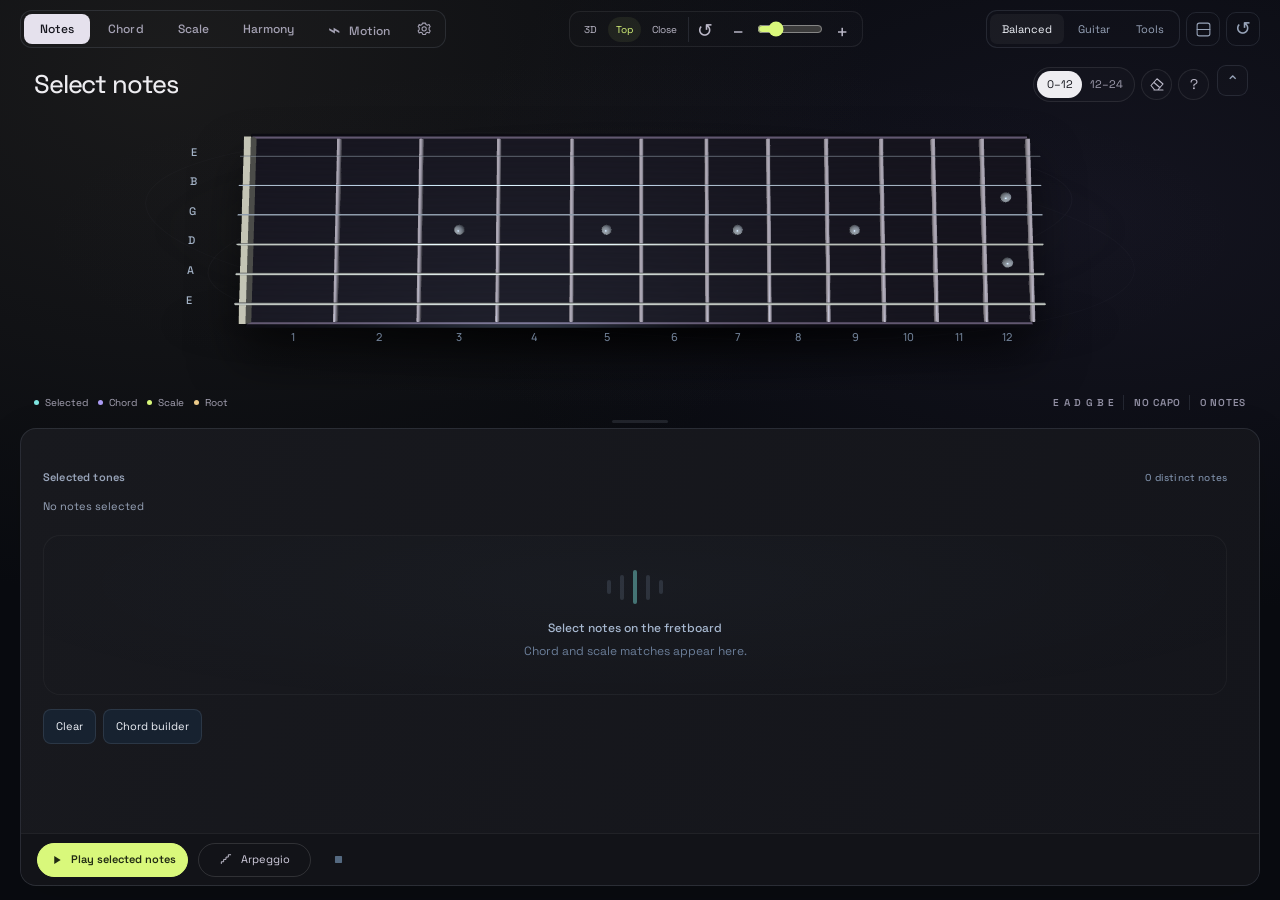
<file: index.html>
<!doctype html>
<html lang="en" data-theme="graphite" data-font="manrope" data-release="1.9.1">
<head>
  <meta charset="utf-8">
  <meta name="viewport" content="width=device-width, initial-scale=1, viewport-fit=cover">
  <meta name="theme-color" content="#080a10">
  <title>Guitar Brain · Motion</title>
  <link rel="manifest" href="manifest.webmanifest">
  <link rel="icon" type="image/png" href="assets/icons/icon-192.png">
  <link rel="apple-touch-icon" href="assets/icons/apple-touch-icon.png">
  <meta name="apple-mobile-web-app-capable" content="yes">
  <meta name="apple-mobile-web-app-status-bar-style" content="black-translucent">
  <link rel="stylesheet" href="styles.css">
  <link rel="stylesheet" href="motion.css">
  <link rel="stylesheet" href="atlas.css">
  <link rel="stylesheet" href="harmony-diagram.css">
  <link rel="stylesheet" href="orbit.css">
  <link rel="stylesheet" href="workspace-layout.css">
  <link rel="stylesheet" href="theme-light.css">
  <script defer src="scale-catalog.js"></script>
  <script defer src="makam-catalog.js"></script>
  <script defer src="makam-tuning.js"></script>
  <script defer src="i18n.js"></script>
  <script defer src="theory.js"></script>
  <script defer src="chord-pool.js"></script>
  <script defer src="voicing-catalog.js"></script>
  <script defer src="guitar.js"></script>
  <script defer src="voicing-engine.js"></script>
  <script defer src="chord-diagram.js"></script>
  <script defer src="guitar-samples.js"></script>
  <script defer src="audio.js"></script>
  <script defer src="harmony-engine.js"></script>
  <script defer src="harmony-atlas.js"></script>
  <script defer src="orbit-engine.js"></script>
  <script defer src="orbit-view.js"></script>
  <script defer src="harmony-diagram.js"></script>
  <script defer src="harmony-map.js"></script>
  <script defer src="export.js"></script>
  <script defer src="scene.js"></script>
  <script defer src="pwa.js"></script>
  <script defer src="motion-engine.js"></script>
  <script defer src="motion-workspace.js"></script>
  <script defer src="app.js"></script>
  <script defer src="workspace-layout.js"></script>
</head>
<body>
  <div id="srStatus" class="sr-only" role="status" aria-live="polite"></div>
  <main class="app-shell" id="appShell">
    <header class="studio-toolbar" id="studioToolbar">
      <div class="studio-navigation" id="studioNavigation"></div>
      <div class="layout-controls" id="layoutControls" aria-label="Workspace layout">
        <div class="layout-focus" role="group" aria-label="Focus">
          <button data-layout-focus="balanced" aria-pressed="true">Balanced</button>
          <button data-layout-focus="guitar" aria-pressed="false">Guitar</button>
          <button data-layout-focus="workspace" aria-pressed="false">Tools</button>
        </div>
        <button class="layout-arrangement" id="layoutArrangement" aria-label="Switch layout" title="Switch layout"><svg viewBox="0 0 24 24" aria-hidden="true"><rect x="3" y="3" width="18" height="18" rx="3"/><path d="M3 12h18"/></svg></button>
        <button class="layout-reset" id="layoutReset" aria-label="Reset layout" title="Reset layout">↺</button>
      </div>
    </header>
    <div class="workbench">
      <section class="scene-column" id="sceneColumn" aria-label="Kalıcı gitar sahnesi">
        <button id="toggleFretboard" class="fretboard-toggle" aria-expanded="true" aria-controls="sceneStage sceneBottom">Klavyeyi gizle <span aria-hidden="true">⌃</span></button>
        <div class="scene-heading">
          <div class="scene-heading-copy"><span class="eyebrow" id="sceneEyebrow">KLAVYE</span><h1 id="sceneTitle">Notaları seç</h1></div>
          <div class="scene-tools">
            <div class="range-control" aria-label="Perde aralığı">
              <button class="scene-range active" data-range="0" aria-pressed="true">0–12</button>
              <button class="scene-range" data-range="12" aria-pressed="false">12–24</button>
            </div>
            <button class="scene-tool" id="clearNotes" title="Seçimleri temizle" aria-label="Seçimleri temizle">
              <svg viewBox="0 0 24 24" aria-hidden="true"><path d="m4 14 8-9 8 7-7 8H9zM8 20h12M8 10l8 7"/></svg>
            </button>
            <button class="scene-tool" id="helpButton" aria-label="Klavye yardımı">?</button>
          </div>
        </div>
        <div class="scene-stage" id="sceneStage">
          <div class="scene-halo" aria-hidden="true"></div>
          <div class="scene-floor" aria-hidden="true"></div>
          <canvas id="guitarCanvas" class="guitar-canvas" aria-hidden="true"></canvas>
          <svg id="guitarScene" class="guitar-scene" viewBox="0 0 1000 540" role="group" aria-label="Tıklanabilir 3D gitar klavyesi"></svg>
          <div id="motionHud" class="motion-hud" hidden></div>
          <div class="scene-orbit orbit-one" aria-hidden="true"></div>
          <div class="scene-orbit orbit-two" aria-hidden="true"></div>
          <div class="scene-camera" aria-label="Kamera açısı">
            <button data-camera="perspective" aria-pressed="false">3D</button>
            <button data-camera="top" class="active" aria-pressed="true">Üstten</button>
            <button data-camera="close" aria-pressed="false">Yakın</button>
            <button data-camera="reset" class="camera-reset" title="Kamerayı sıfırla" aria-label="Kamerayı sıfırla">↺</button>
            <button data-zoom="out" title="Uzaklaştır" aria-label="Uzaklaştır">−</button>
            <input id="cameraZoom" class="camera-zoom" type="range" min="55" max="250" value="100" step="5" aria-label="Yakınlaştırma">
            <button data-zoom="in" title="Yakınlaştır" aria-label="Yakınlaştır">+</button>
          </div>
          <div class="scene-hint-mobile">Dokun · nota seç</div>
          <div class="scene-hint">Sürükle <span>·</span> çevir <span> / </span> Tıkla <span>·</span> nota seç</div>
        </div>
        <div class="scene-bottom" id="sceneBottom">
          <div class="scene-legend" id="sceneLegend">
            <span><i class="legend-dot selected"></i>Seçili</span><span><i class="legend-dot chord"></i>Akor</span><span><i class="legend-dot scale"></i>Gam</span><span><i class="legend-dot root"></i>Kök</span>
          </div>
          <div class="scene-footer"><span id="tuningLabel">E A D G B E</span><span id="capoLabel">CAPO YOK</span><span id="selectedCount">0 NOTA</span></div>
        </div>
      </section>
      <div class="workspace-divider" id="workspaceDivider" role="separator" tabindex="0" aria-controls="sceneColumn workspacePanel" aria-orientation="horizontal" aria-label="Resize guitar and tools" aria-valuemin="0" aria-valuemax="100" aria-valuenow="44"><span aria-hidden="true"></span></div>
      <aside class="workspace-panel" id="workspacePanel" aria-label="Çalışma araçları">
        <nav class="mode-nav" id="modeNav" aria-label="Çalışma bölümleri">
          <button class="mode-tab active" data-mode="explore" aria-pressed="true">Notalar</button>
          <button class="mode-tab" data-mode="chord" aria-pressed="false">Akor</button>
          <button class="mode-tab" data-mode="scale" aria-pressed="false">Gam</button>
          <button class="mode-tab" data-mode="harmony" aria-pressed="false">Armoni</button>
          <button class="mode-tab motion-tab" data-mode="motion" aria-pressed="false"><i class="motion-icon" aria-hidden="true">⌁</i> Motion</button>
          <button class="mode-tab settings-tab" data-mode="project" aria-pressed="false" aria-label="Ayarlar">
            <svg viewBox="0 0 24 24" aria-hidden="true"><path d="m9 3-.5 2-2 1L4.5 5 3 8l1.5 1.5v3L3 14l1.5 3L7 16l2 1 .5 2h4l.5-2 2-1 2.5 1 1.5-3-1.5-1.5v-3L20 8l-1.5-3L16 6l-2-1-.5-2z"/><circle cx="11.5" cy="11" r="3"/></svg>
          </button>
        </nav>
        <div id="panelContent" class="panel-content" tabindex="0"></div>
        <div class="playback-dock" id="playbackDock">
          <button class="play-main" id="playMain"><svg viewBox="0 0 24 24" aria-hidden="true"><path d="m9 5 11 7-11 7z"/></svg><span id="playMainText">Seçili notaları çal</span></button>
          <button class="play-arpeggio" id="playArpeggio"><svg viewBox="0 0 24 24" aria-hidden="true"><path d="M4 18v-3h4v-4h4V7h4V3h4"/></svg>Arpej</button>
          <button class="stop-playback" id="stopPlayback" aria-label="Çalmayı durdur"><svg viewBox="0 0 24 24" aria-hidden="true"><rect x="7" y="7" width="10" height="10" rx="1"/></svg></button>
        </div>
      </aside>
    </div>
    <div class="toast" id="toast" role="status" aria-live="polite"></div>
  </main>
  <dialog id="helpDialog" class="help-dialog">
    <form method="dialog"><button class="dialog-close" aria-label="Kapat">×</button></form>
    <h2>Klavye kontrolü</h2>
    <p>Perdeye tıkla: nota seç. Sürükle: kamerayı çevir. 3D, Üstten ve Yakın düğmeleri açıyı, +, − ve fare tekerleği yakınlaştırmayı değiştirir.</p>
    <p>Mobilde kamera üstten ve sabittir.</p>
    <p>Tab ile klavyeye geç. Ok tuşlarıyla gezin; Enter veya boşlukla nota seç.</p>
    <p>Motion: iki ile sekiz akor seç, rotaları karşılaştır. Çal, Döngü ve Metronom ile çalış; Boşluk çalar veya durdurur, ← → akoru değiştirir.</p>
    <p>Orbit: bir akor seç, merkeze gelsin; ne kadar yakınsa bağlantı o kadar güçlüdür.</p>
    <p>Yerleşim: Dengeli, Gitar ve Araçlar alanı paylaştırır. Ayırıcıyı sürükle veya ok tuşlarıyla boyutlandır.</p>
    <p>Akor diyagramlarında soldan sağa kalın telden ince tele gidilir. × susturulmuş, ○ açık teldir. İşaretlerin içi nota veya dereceyi gösterir.</p>
  </dialog>
</body>
</html>
</file>
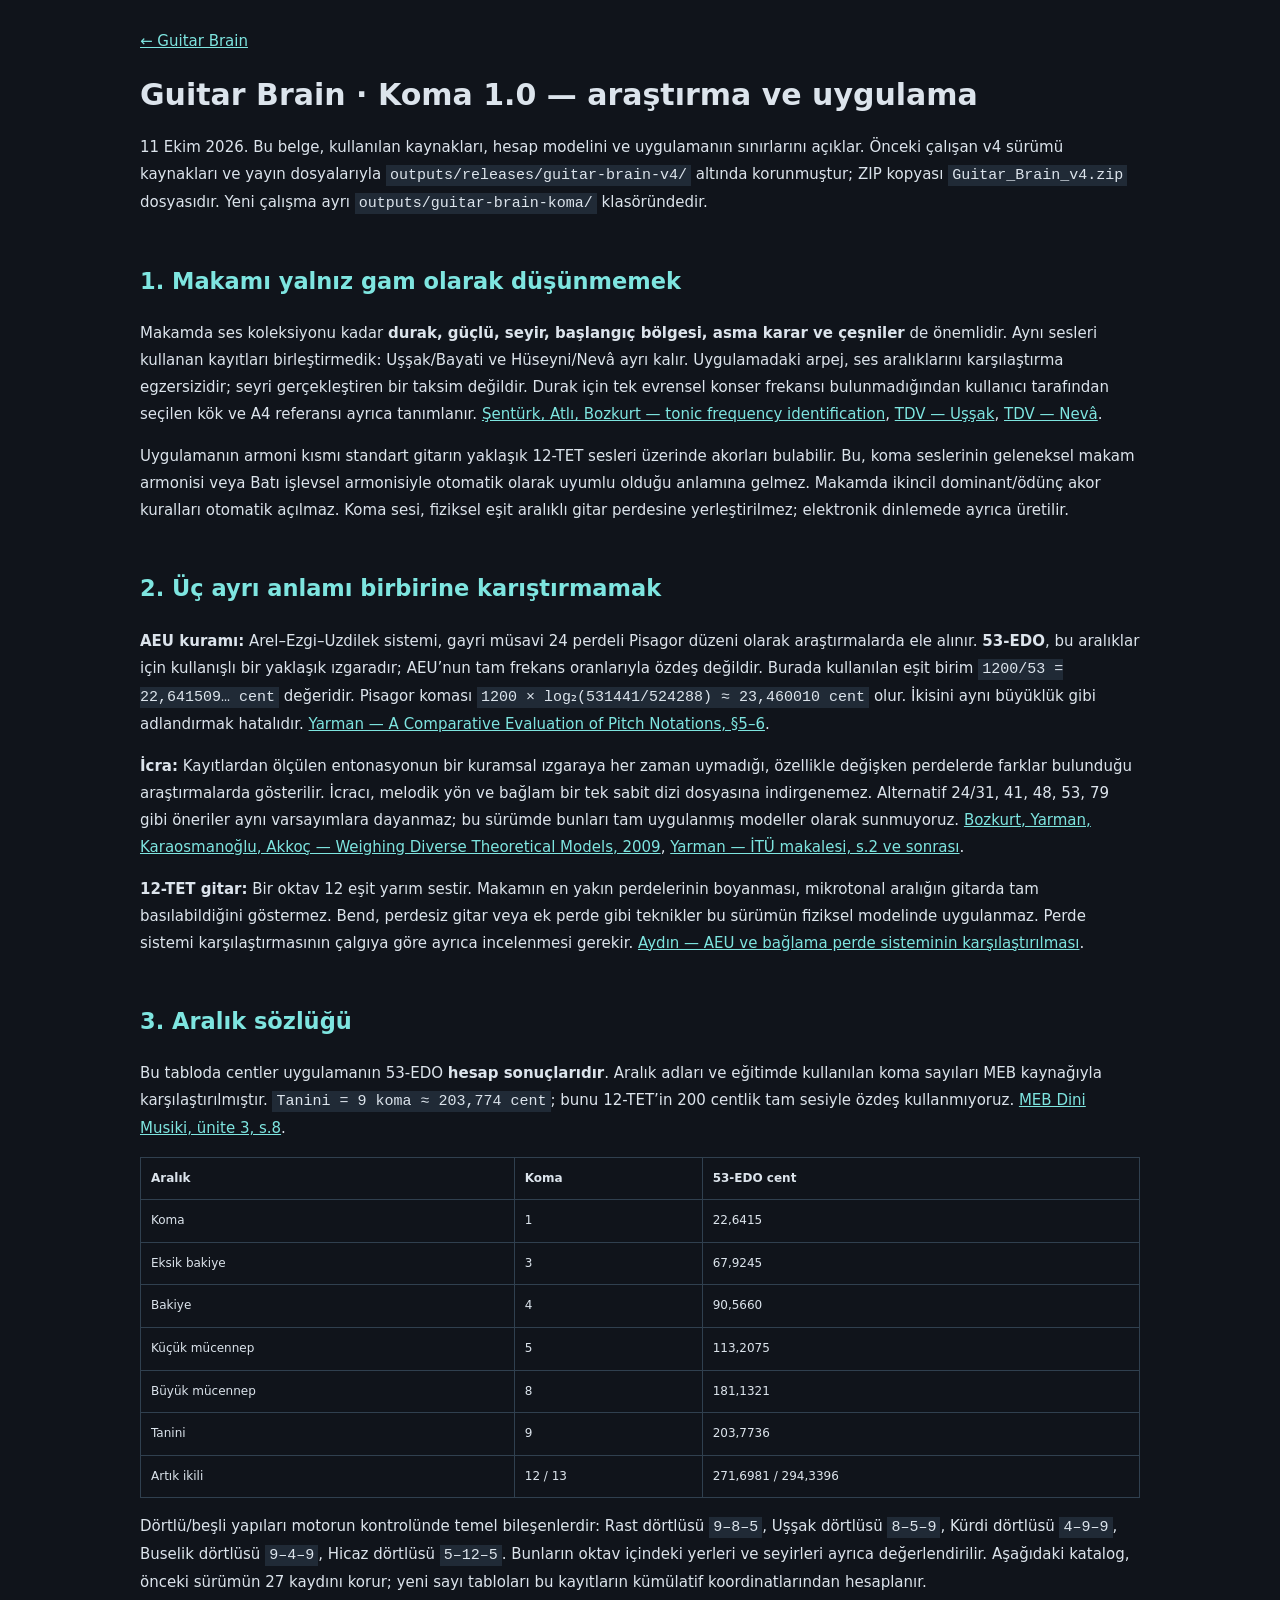
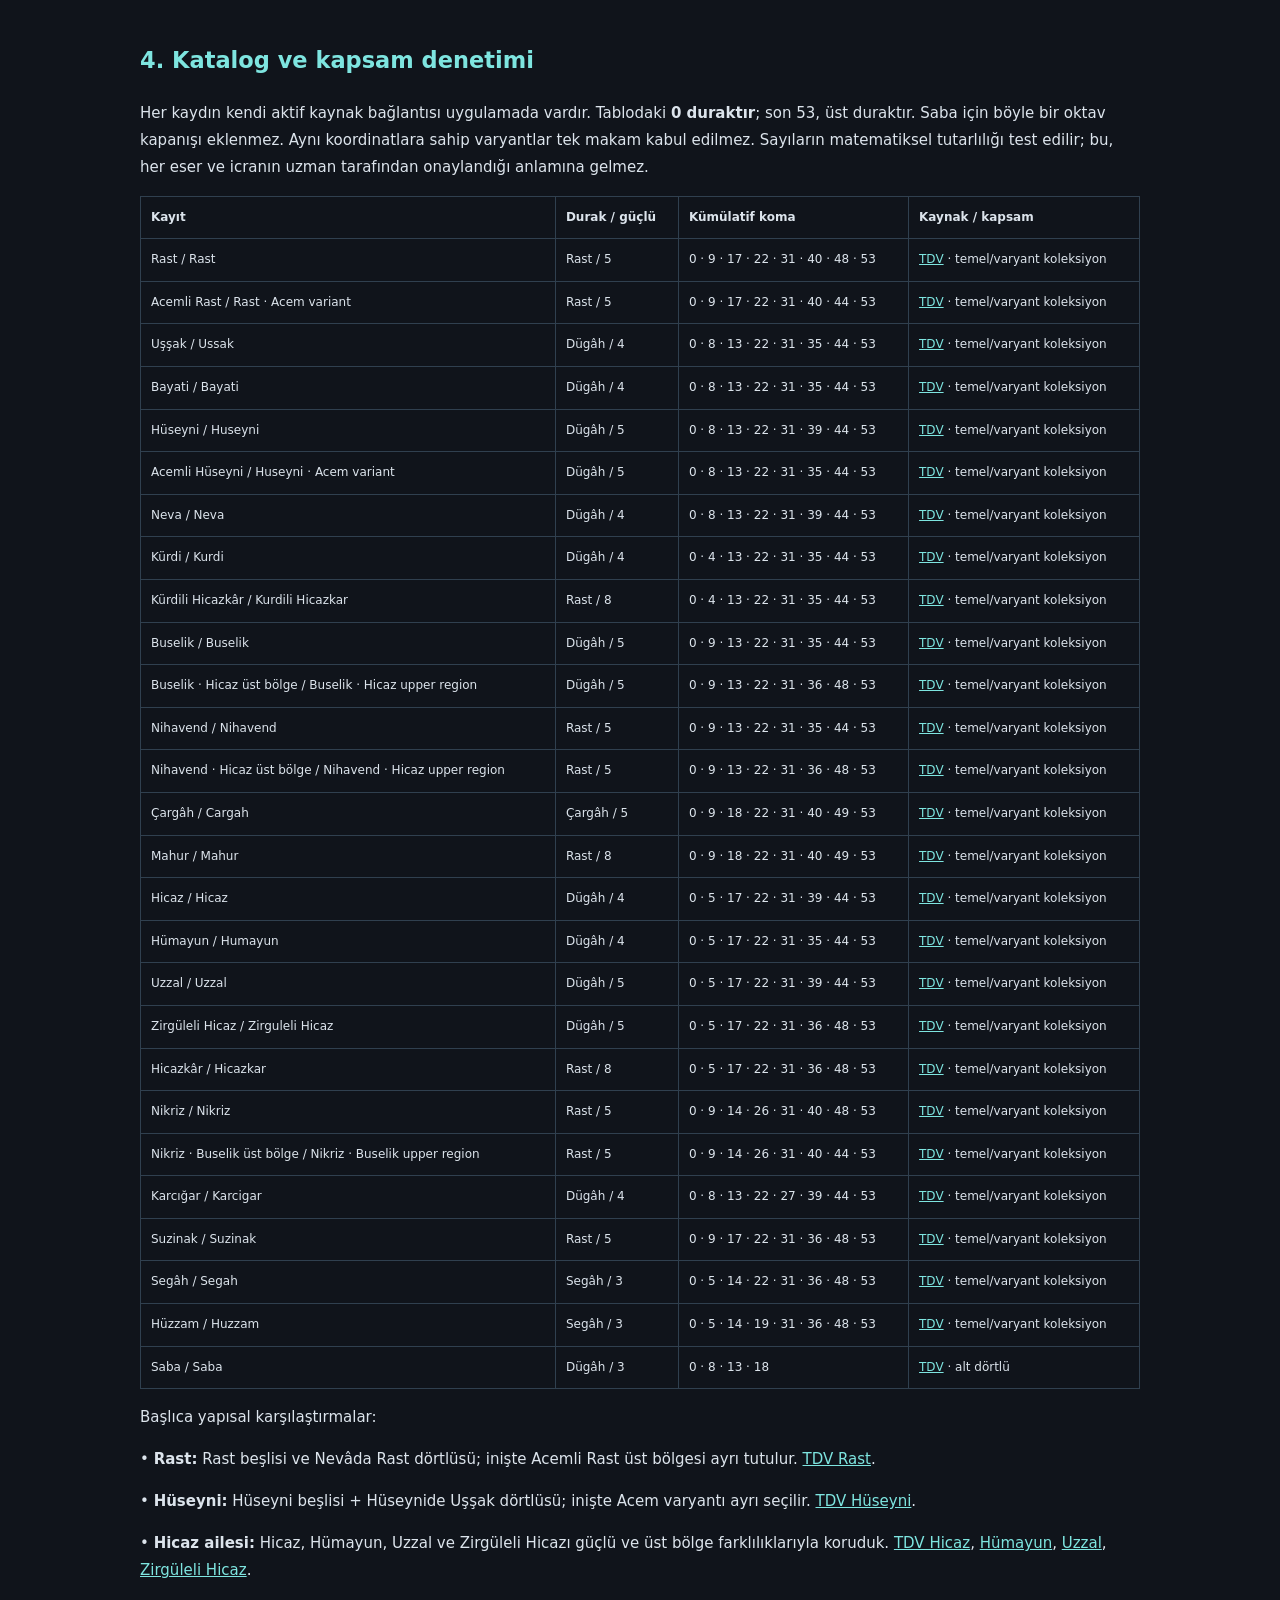
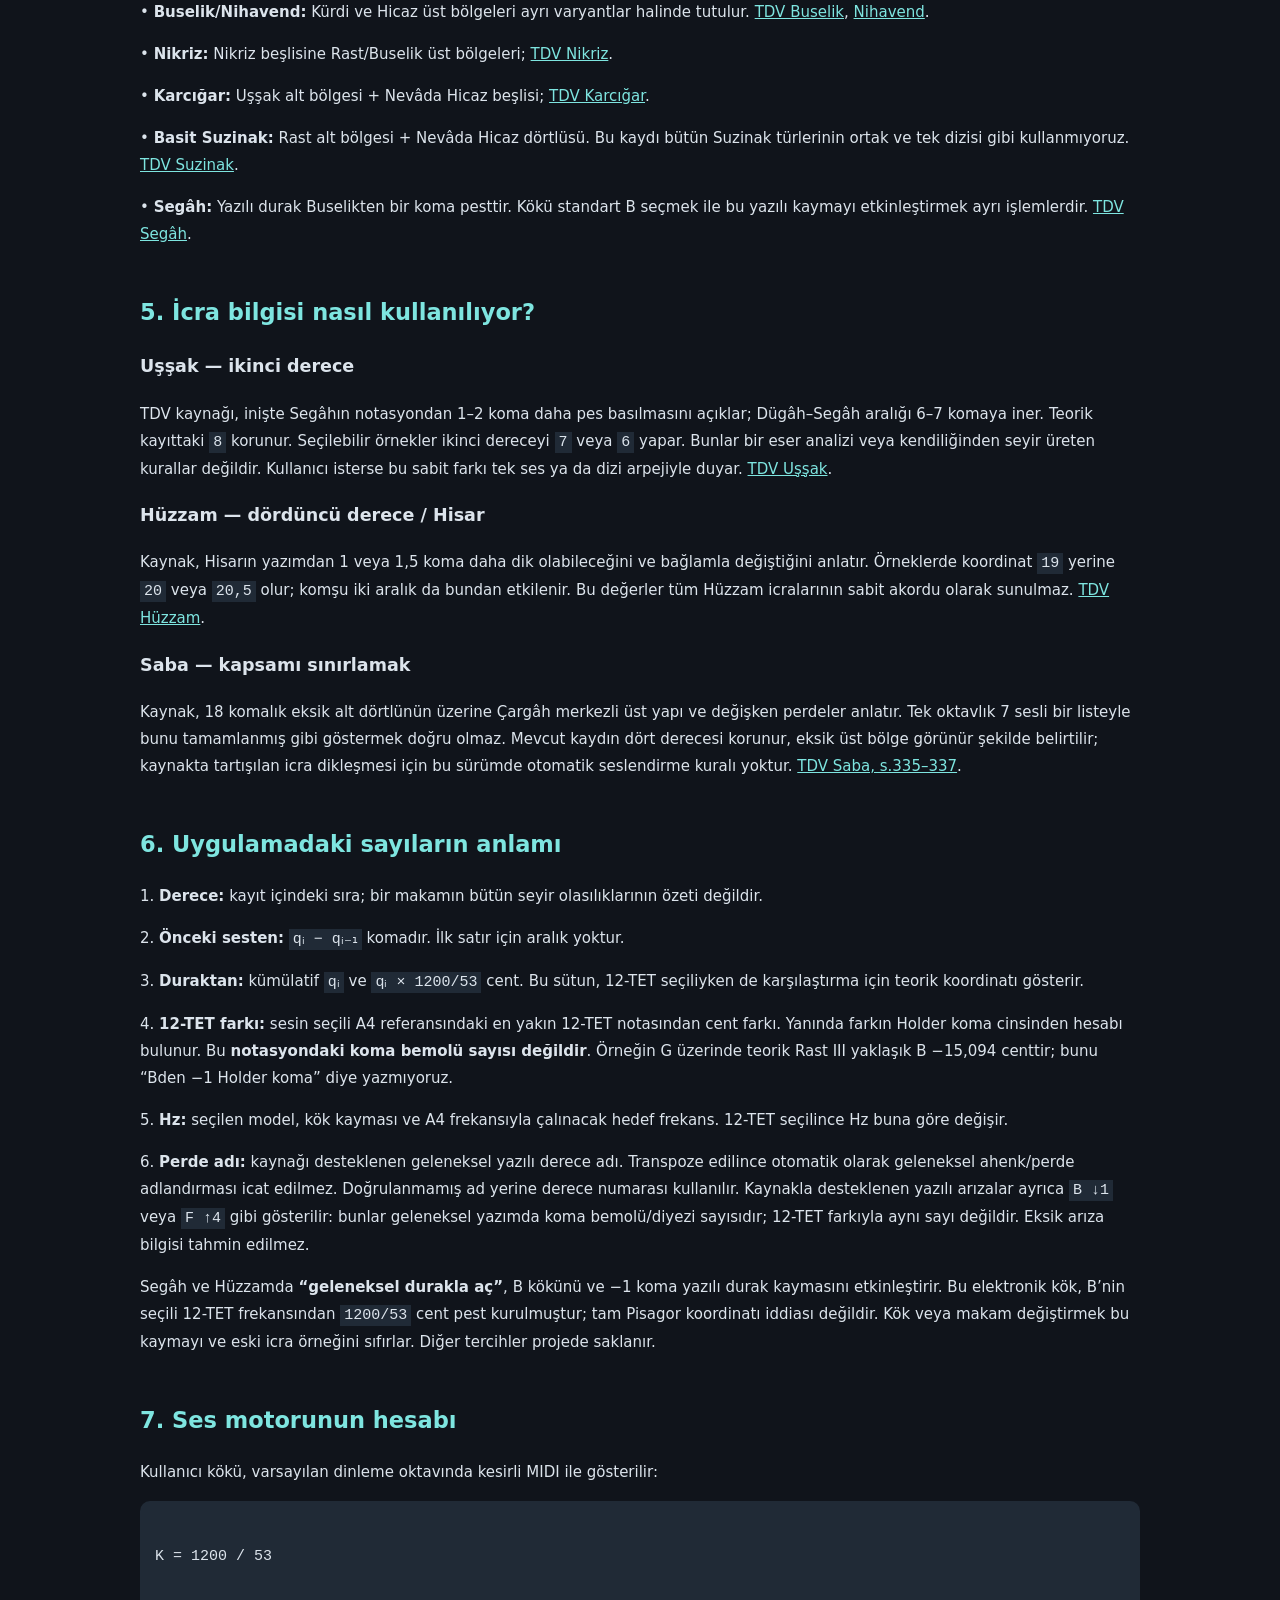
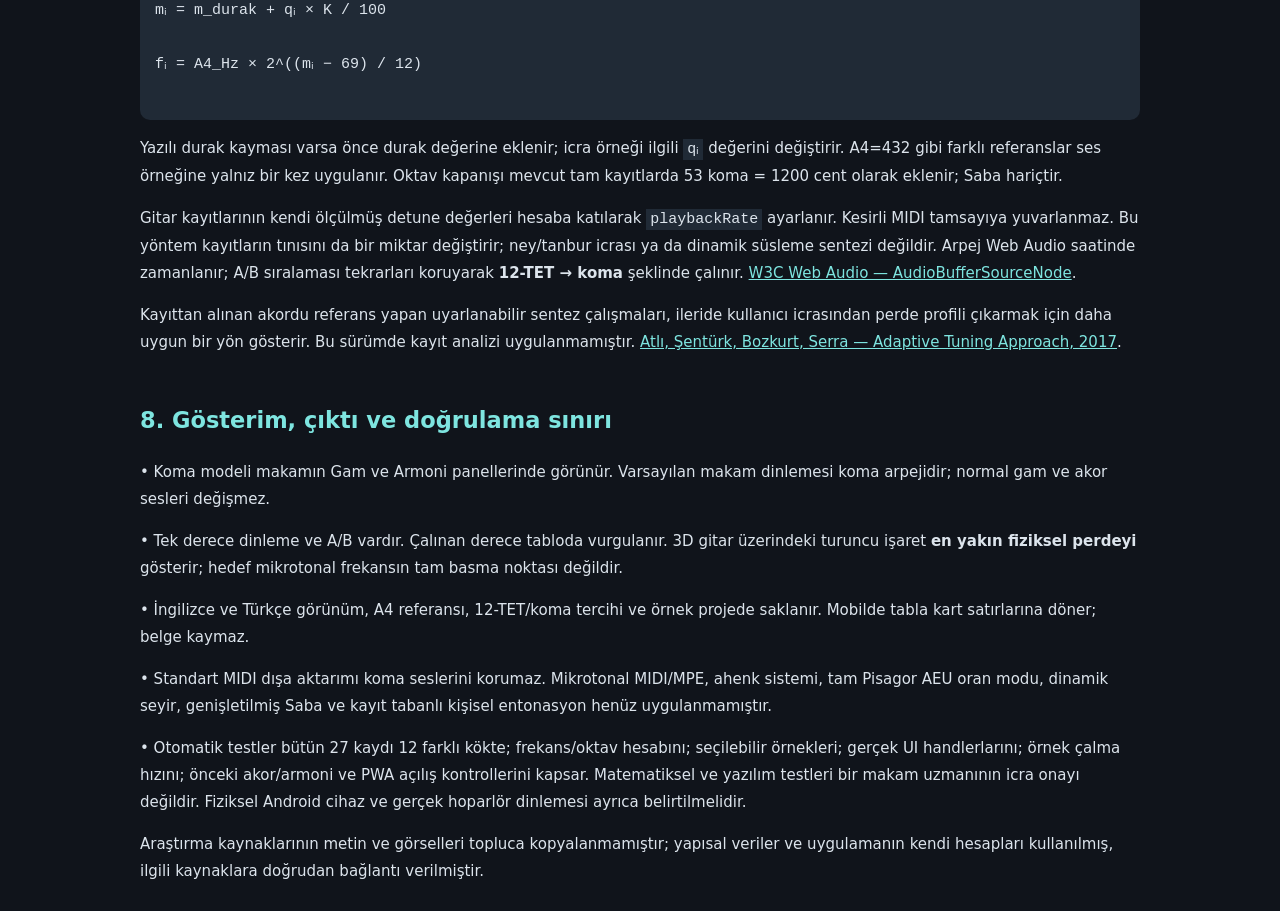
<file: Makam_Arastirmasi.html>
<!doctype html><html lang="tr"><meta charset="utf-8"><meta name="viewport" content="width=device-width,initial-scale=1"><title>Guitar Brain · Makam Research</title><style>body{margin:0;background:#10141b;color:#dce4ec;font:15px/1.8 system-ui,sans-serif}main{max-width:1000px;margin:auto;padding:28px}h1{font-size:30px;line-height:1.3}h2{margin-top:44px;color:#7ee5e0}a{color:#7ee5e0;overflow-wrap:anywhere}.table{overflow:auto}table{border-collapse:collapse;font-size:12px;width:100%}td,th{border:1px solid #30404f;padding:10px;text-align:left}code{background:#202a36;padding:2px 4px}pre{overflow:auto;padding:15px;background:#202a36;border-radius:10px}@media(max-width:500px){main{padding:18px}h1{font-size:24px}}</style><main><a href="./">← Guitar Brain</a><h1>Guitar Brain · Koma 1.0 — araştırma ve uygulama</h1>

<p>11 Ekim 2026. Bu belge, kullanılan kaynakları, hesap modelini ve uygulamanın sınırlarını açıklar. Önceki çalışan v4 sürümü kaynakları ve yayın dosyalarıyla <code>outputs/releases/guitar-brain-v4/</code> altında korunmuştur; ZIP kopyası <code>Guitar_Brain_v4.zip</code> dosyasıdır. Yeni çalışma ayrı <code>outputs/guitar-brain-koma/</code> klasöründedir.</p>

<h2>1. Makamı yalnız gam olarak düşünmemek</h2>

<p>Makamda ses koleksiyonu kadar <strong>durak, güçlü, seyir, başlangıç bölgesi, asma karar ve çeşniler</strong> de önemlidir. Aynı sesleri kullanan kayıtları birleştirmedik: Uşşak/Bayati ve Hüseyni/Nevâ ayrı kalır. Uygulamadaki arpej, ses aralıklarını karşılaştırma egzersizidir; seyri gerçekleştiren bir taksim değildir. Durak için tek evrensel konser frekansı bulunmadığından kullanıcı tarafından seçilen kök ve A4 referansı ayrıca tanımlanır. <a href="https://www.mtg.upf.edu/system/files/publications/FMA2015_HSercanATLI_full-paper.pdf" target="_blank" rel="noopener">Şentürk, Atlı, Bozkurt — tonic frequency identification</a>, <a href="https://islamansiklopedisi.org.tr/ussak" target="_blank" rel="noopener">TDV — Uşşak</a>, <a href="https://islamansiklopedisi.org.tr/neva" target="_blank" rel="noopener">TDV — Nevâ</a>.</p>

<p>Uygulamanın armoni kısmı standart gitarın yaklaşık 12-TET sesleri üzerinde akorları bulabilir. Bu, koma seslerinin geleneksel makam armonisi veya Batı işlevsel armonisiyle otomatik olarak uyumlu olduğu anlamına gelmez. Makamda ikincil dominant/ödünç akor kuralları otomatik açılmaz. Koma sesi, fiziksel eşit aralıklı gitar perdesine yerleştirilmez; elektronik dinlemede ayrıca üretilir.</p>

<h2>2. Üç ayrı anlamı birbirine karıştırmamak</h2>

<p><strong>AEU kuramı:</strong> Arel–Ezgi–Uzdilek sistemi, gayri müsavi 24 perdeli Pisagor düzeni olarak araştırmalarda ele alınır. <strong>53-EDO</strong>, bu aralıklar için kullanışlı bir yaklaşık ızgaradır; AEU’nun tam frekans oranlarıyla özdeş değildir. Burada kullanılan eşit birim <code>1200/53 = 22,641509… cent</code> değeridir. Pisagor koması <code>1200 × log₂(531441/524288) ≈ 23,460010 cent</code> olur. İkisini aynı büyüklük gibi adlandırmak hatalıdır. <a href="https://www.ozanyarman.com/files/Abjad-JIMS-071119.pdf" target="_blank" rel="noopener">Yarman — A Comparative Evaluation of Pitch Notations, §5–6</a>.</p>

<p><strong>İcra:</strong> Kayıtlardan ölçülen entonasyonun bir kuramsal ızgaraya her zaman uymadığı, özellikle değişken perdelerde farklar bulunduğu araştırmalarda gösterilir. İcracı, melodik yön ve bağlam bir tek sabit dizi dosyasına indirgenemez. Alternatif 24/31, 41, 48, 53, 79 gibi öneriler aynı varsayımlara dayanmaz; bu sürümde bunları tam uygulanmış modeller olarak sunmuyoruz. <a href="https://www.tandfonline.com/doi/abs/10.1080/09298210903147673" target="_blank" rel="noopener">Bozkurt, Yarman, Karaosmanoğlu, Akkoç — Weighing Diverse Theoretical Models, 2009</a>, <a href="https://www.ozanyarman.com/files/itudergisi_makale_tam.pdf" target="_blank" rel="noopener">Yarman — İTÜ makalesi, s.2 ve sonrası</a>.</p>

<p><strong>12-TET gitar:</strong> Bir oktav 12 eşit yarım sestir. Makamın en yakın perdelerinin boyanması, mikrotonal aralığın gitarda tam basılabildiğini göstermez. Bend, perdesiz gitar veya ek perde gibi teknikler bu sürümün fiziksel modelinde uygulanmaz. Perde sistemi karşılaştırmasının çalgıya göre ayrıca incelenmesi gerekir. <a href="https://dergipark.org.tr/tr/pub/ijca/article/836102" target="_blank" rel="noopener">Aydın — AEU ve bağlama perde sisteminin karşılaştırılması</a>.</p>

<h2>3. Aralık sözlüğü</h2>

<p>Bu tabloda centler uygulamanın 53-EDO <strong>hesap sonuçlarıdır</strong>. Aralık adları ve eğitimde kullanılan koma sayıları MEB kaynağıyla karşılaştırılmıştır. <code>Tanini = 9 koma ≈ 203,774 cent</code>; bunu 12-TET’in 200 centlik tam sesiyle özdeş kullanmıyoruz. <a href="https://dogm.eba.gov.tr/panel/upload/etkilesimli/kitap/DiniMusiki/unite3/files/basic-html/page8.html" target="_blank" rel="noopener">MEB Dini Musiki, ünite 3, s.8</a>.</p>

<div class="table"><table><tr><th>Aralık</th><th>Koma</th><th>53-EDO cent</th></tr>

<tr><td>Koma</td><td>1</td><td>22,6415</td></tr>
<tr><td>Eksik bakiye</td><td>3</td><td>67,9245</td></tr>
<tr><td>Bakiye</td><td>4</td><td>90,5660</td></tr>
<tr><td>Küçük mücennep</td><td>5</td><td>113,2075</td></tr>
<tr><td>Büyük mücennep</td><td>8</td><td>181,1321</td></tr>
<tr><td>Tanini</td><td>9</td><td>203,7736</td></tr>
<tr><td>Artık ikili</td><td>12 / 13</td><td>271,6981 / 294,3396</td></tr>
</table></div>
<p>Dörtlü/beşli yapıları motorun kontrolünde temel bileşenlerdir: Rast dörtlüsü <code>9–8–5</code>, Uşşak dörtlüsü <code>8–5–9</code>, Kürdi dörtlüsü <code>4–9–9</code>, Buselik dörtlüsü <code>9–4–9</code>, Hicaz dörtlüsü <code>5–12–5</code>. Bunların oktav içindeki yerleri ve seyirleri ayrıca değerlendirilir. Aşağıdaki katalog, önceki sürümün 27 kaydını korur; yeni sayı tabloları bu kayıtların kümülatif koordinatlarından hesaplanır.</p>

<h2>4. Katalog ve kapsam denetimi</h2>

<p>Her kaydın kendi aktif kaynak bağlantısı uygulamada vardır. Tablodaki <strong>0 duraktır</strong>; son 53, üst duraktır. Saba için böyle bir oktav kapanışı eklenmez. Aynı koordinatlara sahip varyantlar tek makam kabul edilmez. Sayıların matematiksel tutarlılığı test edilir; bu, her eser ve icranın uzman tarafından onaylandığı anlamına gelmez.</p>

<div class="table"><table><tr><th>Kayıt</th><th>Durak / güçlü</th><th>Kümülatif koma</th><th>Kaynak / kapsam</th></tr>

<tr><td>Rast / Rast</td><td>Rast / 5</td><td>0 · 9 · 17 · 22 · 31 · 40 · 48 · 53</td><td><a href="https://islamansiklopedisi.org.tr/rast" target="_blank" rel="noopener">TDV</a> · temel/varyant koleksiyon</td></tr>
<tr><td>Acemli Rast / Rast · Acem variant</td><td>Rast / 5</td><td>0 · 9 · 17 · 22 · 31 · 40 · 44 · 53</td><td><a href="https://islamansiklopedisi.org.tr/rast" target="_blank" rel="noopener">TDV</a> · temel/varyant koleksiyon</td></tr>
<tr><td>Uşşak / Ussak</td><td>Dügâh / 4</td><td>0 · 8 · 13 · 22 · 31 · 35 · 44 · 53</td><td><a href="https://islamansiklopedisi.org.tr/ussak" target="_blank" rel="noopener">TDV</a> · temel/varyant koleksiyon</td></tr>
<tr><td>Bayati / Bayati</td><td>Dügâh / 4</td><td>0 · 8 · 13 · 22 · 31 · 35 · 44 · 53</td><td><a href="https://cdn2.islamansiklopedisi.org.tr/dosya/5/C05001903.pdf" target="_blank" rel="noopener">TDV</a> · temel/varyant koleksiyon</td></tr>
<tr><td>Hüseyni / Huseyni</td><td>Dügâh / 5</td><td>0 · 8 · 13 · 22 · 31 · 39 · 44 · 53</td><td><a href="https://islamansiklopedisi.org.tr/huseyni" target="_blank" rel="noopener">TDV</a> · temel/varyant koleksiyon</td></tr>
<tr><td>Acemli Hüseyni / Huseyni · Acem variant</td><td>Dügâh / 5</td><td>0 · 8 · 13 · 22 · 31 · 35 · 44 · 53</td><td><a href="https://islamansiklopedisi.org.tr/huseyni" target="_blank" rel="noopener">TDV</a> · temel/varyant koleksiyon</td></tr>
<tr><td>Neva / Neva</td><td>Dügâh / 4</td><td>0 · 8 · 13 · 22 · 31 · 39 · 44 · 53</td><td><a href="https://islamansiklopedisi.org.tr/neva" target="_blank" rel="noopener">TDV</a> · temel/varyant koleksiyon</td></tr>
<tr><td>Kürdi / Kurdi</td><td>Dügâh / 4</td><td>0 · 4 · 13 · 22 · 31 · 35 · 44 · 53</td><td><a href="https://islamansiklopedisi.org.tr/kurdi" target="_blank" rel="noopener">TDV</a> · temel/varyant koleksiyon</td></tr>
<tr><td>Kürdili Hicazkâr / Kurdili Hicazkar</td><td>Rast / 8</td><td>0 · 4 · 13 · 22 · 31 · 35 · 44 · 53</td><td><a href="https://islamansiklopedisi.org.tr/kurdili-hicazkar" target="_blank" rel="noopener">TDV</a> · temel/varyant koleksiyon</td></tr>
<tr><td>Buselik / Buselik</td><td>Dügâh / 5</td><td>0 · 9 · 13 · 22 · 31 · 35 · 44 · 53</td><td><a href="https://islamansiklopedisi.org.tr/buselik" target="_blank" rel="noopener">TDV</a> · temel/varyant koleksiyon</td></tr>
<tr><td>Buselik · Hicaz üst bölge / Buselik · Hicaz upper region</td><td>Dügâh / 5</td><td>0 · 9 · 13 · 22 · 31 · 36 · 48 · 53</td><td><a href="https://islamansiklopedisi.org.tr/buselik" target="_blank" rel="noopener">TDV</a> · temel/varyant koleksiyon</td></tr>
<tr><td>Nihavend / Nihavend</td><td>Rast / 5</td><td>0 · 9 · 13 · 22 · 31 · 35 · 44 · 53</td><td><a href="https://islamansiklopedisi.org.tr/nihavend--musiki" target="_blank" rel="noopener">TDV</a> · temel/varyant koleksiyon</td></tr>
<tr><td>Nihavend · Hicaz üst bölge / Nihavend · Hicaz upper region</td><td>Rast / 5</td><td>0 · 9 · 13 · 22 · 31 · 36 · 48 · 53</td><td><a href="https://islamansiklopedisi.org.tr/nihavend--musiki" target="_blank" rel="noopener">TDV</a> · temel/varyant koleksiyon</td></tr>
<tr><td>Çargâh / Cargah</td><td>Çargâh / 5</td><td>0 · 9 · 18 · 22 · 31 · 40 · 49 · 53</td><td><a href="https://islamansiklopedisi.org.tr/cargah" target="_blank" rel="noopener">TDV</a> · temel/varyant koleksiyon</td></tr>
<tr><td>Mahur / Mahur</td><td>Rast / 8</td><td>0 · 9 · 18 · 22 · 31 · 40 · 49 · 53</td><td><a href="https://islamansiklopedisi.org.tr/mahur" target="_blank" rel="noopener">TDV</a> · temel/varyant koleksiyon</td></tr>
<tr><td>Hicaz / Hicaz</td><td>Dügâh / 4</td><td>0 · 5 · 17 · 22 · 31 · 39 · 44 · 53</td><td><a href="https://islamansiklopedisi.org.tr/hicaz--musiki" target="_blank" rel="noopener">TDV</a> · temel/varyant koleksiyon</td></tr>
<tr><td>Hümayun / Humayun</td><td>Dügâh / 4</td><td>0 · 5 · 17 · 22 · 31 · 35 · 44 · 53</td><td><a href="https://islamansiklopedisi.org.tr/humayun--musiki" target="_blank" rel="noopener">TDV</a> · temel/varyant koleksiyon</td></tr>
<tr><td>Uzzal / Uzzal</td><td>Dügâh / 5</td><td>0 · 5 · 17 · 22 · 31 · 39 · 44 · 53</td><td><a href="https://islamansiklopedisi.org.tr/uzzal" target="_blank" rel="noopener">TDV</a> · temel/varyant koleksiyon</td></tr>
<tr><td>Zirgüleli Hicaz / Zirguleli Hicaz</td><td>Dügâh / 5</td><td>0 · 5 · 17 · 22 · 31 · 36 · 48 · 53</td><td><a href="https://islamansiklopedisi.org.tr/zirguleli-hicaz" target="_blank" rel="noopener">TDV</a> · temel/varyant koleksiyon</td></tr>
<tr><td>Hicazkâr / Hicazkar</td><td>Rast / 8</td><td>0 · 5 · 17 · 22 · 31 · 36 · 48 · 53</td><td><a href="https://islamansiklopedisi.org.tr/hicazkar" target="_blank" rel="noopener">TDV</a> · temel/varyant koleksiyon</td></tr>
<tr><td>Nikriz / Nikriz</td><td>Rast / 5</td><td>0 · 9 · 14 · 26 · 31 · 40 · 48 · 53</td><td><a href="https://islamansiklopedisi.org.tr/nikriz" target="_blank" rel="noopener">TDV</a> · temel/varyant koleksiyon</td></tr>
<tr><td>Nikriz · Buselik üst bölge / Nikriz · Buselik upper region</td><td>Rast / 5</td><td>0 · 9 · 14 · 26 · 31 · 40 · 44 · 53</td><td><a href="https://islamansiklopedisi.org.tr/nikriz" target="_blank" rel="noopener">TDV</a> · temel/varyant koleksiyon</td></tr>
<tr><td>Karcığar / Karcigar</td><td>Dügâh / 4</td><td>0 · 8 · 13 · 22 · 27 · 39 · 44 · 53</td><td><a href="https://islamansiklopedisi.org.tr/karcigar" target="_blank" rel="noopener">TDV</a> · temel/varyant koleksiyon</td></tr>
<tr><td>Suzinak / Suzinak</td><td>Rast / 5</td><td>0 · 9 · 17 · 22 · 31 · 36 · 48 · 53</td><td><a href="https://islamansiklopedisi.org.tr/suzinak" target="_blank" rel="noopener">TDV</a> · temel/varyant koleksiyon</td></tr>
<tr><td>Segâh / Segah</td><td>Segâh / 3</td><td>0 · 5 · 14 · 22 · 31 · 36 · 48 · 53</td><td><a href="https://islamansiklopedisi.org.tr/segah" target="_blank" rel="noopener">TDV</a> · temel/varyant koleksiyon</td></tr>
<tr><td>Hüzzam / Huzzam</td><td>Segâh / 3</td><td>0 · 5 · 14 · 19 · 31 · 36 · 48 · 53</td><td><a href="https://islamansiklopedisi.org.tr/huzzam" target="_blank" rel="noopener">TDV</a> · temel/varyant koleksiyon</td></tr>
<tr><td>Saba / Saba</td><td>Dügâh / 3</td><td>0 · 8 · 13 · 18</td><td><a href="https://cdn2.islamansiklopedisi.org.tr/dosya/35/C35011565.pdf" target="_blank" rel="noopener">TDV</a> · alt dörtlü</td></tr>
</table></div>
<p>Başlıca yapısal karşılaştırmalar:</p>

<p>• <strong>Rast:</strong> Rast beşlisi ve Nevâda Rast dörtlüsü; inişte Acemli Rast üst bölgesi ayrı tutulur. <a href="https://islamansiklopedisi.org.tr/rast" target="_blank" rel="noopener">TDV Rast</a>.</p>
<p>• <strong>Hüseyni:</strong> Hüseyni beşlisi + Hüseynide Uşşak dörtlüsü; inişte Acem varyantı ayrı seçilir. <a href="https://islamansiklopedisi.org.tr/huseyni" target="_blank" rel="noopener">TDV Hüseyni</a>.</p>
<p>• <strong>Hicaz ailesi:</strong> Hicaz, Hümayun, Uzzal ve Zirgüleli Hicazı güçlü ve üst bölge farklılıklarıyla koruduk. <a href="https://islamansiklopedisi.org.tr/hicaz--musiki" target="_blank" rel="noopener">TDV Hicaz</a>, <a href="https://islamansiklopedisi.org.tr/humayun--musiki" target="_blank" rel="noopener">Hümayun</a>, <a href="https://islamansiklopedisi.org.tr/uzzal" target="_blank" rel="noopener">Uzzal</a>, <a href="https://islamansiklopedisi.org.tr/zirguleli-hicaz" target="_blank" rel="noopener">Zirgüleli Hicaz</a>.</p>
<p>• <strong>Buselik/Nihavend:</strong> Kürdi ve Hicaz üst bölgeleri ayrı varyantlar halinde tutulur. <a href="https://islamansiklopedisi.org.tr/buselik" target="_blank" rel="noopener">TDV Buselik</a>, <a href="https://islamansiklopedisi.org.tr/nihavend--musiki" target="_blank" rel="noopener">Nihavend</a>.</p>
<p>• <strong>Nikriz:</strong> Nikriz beşlisine Rast/Buselik üst bölgeleri; <a href="https://islamansiklopedisi.org.tr/nikriz" target="_blank" rel="noopener">TDV Nikriz</a>.</p>
<p>• <strong>Karcığar:</strong> Uşşak alt bölgesi + Nevâda Hicaz beşlisi; <a href="https://islamansiklopedisi.org.tr/karcigar" target="_blank" rel="noopener">TDV Karcığar</a>.</p>
<p>• <strong>Basit Suzinak:</strong> Rast alt bölgesi + Nevâda Hicaz dörtlüsü. Bu kaydı bütün Suzinak türlerinin ortak ve tek dizisi gibi kullanmıyoruz. <a href="https://islamansiklopedisi.org.tr/suzinak" target="_blank" rel="noopener">TDV Suzinak</a>.</p>
<p>• <strong>Segâh:</strong> Yazılı durak Buselikten bir koma pesttir. Kökü standart B seçmek ile bu yazılı kaymayı etkinleştirmek ayrı işlemlerdir. <a href="https://islamansiklopedisi.org.tr/segah" target="_blank" rel="noopener">TDV Segâh</a>.</p>

<h2>5. İcra bilgisi nasıl kullanılıyor?</h2>

<h3>Uşşak — ikinci derece</h3>

<p>TDV kaynağı, inişte Segâhın notasyondan 1–2 koma daha pes basılmasını açıklar; Dügâh–Segâh aralığı 6–7 komaya iner. Teorik kayıttaki <code>8</code> korunur. Seçilebilir örnekler ikinci dereceyi <code>7</code> veya <code>6</code> yapar. Bunlar bir eser analizi veya kendiliğinden seyir üreten kurallar değildir. Kullanıcı isterse bu sabit farkı tek ses ya da dizi arpejiyle duyar. <a href="https://islamansiklopedisi.org.tr/ussak" target="_blank" rel="noopener">TDV Uşşak</a>.</p>

<h3>Hüzzam — dördüncü derece / Hisar</h3>

<p>Kaynak, Hisarın yazımdan 1 veya 1,5 koma daha dik olabileceğini ve bağlamla değiştiğini anlatır. Örneklerde koordinat <code>19</code> yerine <code>20</code> veya <code>20,5</code> olur; komşu iki aralık da bundan etkilenir. Bu değerler tüm Hüzzam icralarının sabit akordu olarak sunulmaz. <a href="https://islamansiklopedisi.org.tr/huzzam" target="_blank" rel="noopener">TDV Hüzzam</a>.</p>

<h3>Saba — kapsamı sınırlamak</h3>

<p>Kaynak, 18 komalık eksik alt dörtlünün üzerine Çargâh merkezli üst yapı ve değişken perdeler anlatır. Tek oktavlık 7 sesli bir listeyle bunu tamamlanmış gibi göstermek doğru olmaz. Mevcut kaydın dört derecesi korunur, eksik üst bölge görünür şekilde belirtilir; kaynakta tartışılan icra dikleşmesi için bu sürümde otomatik seslendirme kuralı yoktur. <a href="https://cdn2.islamansiklopedisi.org.tr/dosya/35/C35011565.pdf" target="_blank" rel="noopener">TDV Saba, s.335–337</a>.</p>

<h2>6. Uygulamadaki sayıların anlamı</h2>

<p>1. <strong>Derece:</strong> kayıt içindeki sıra; bir makamın bütün seyir olasılıklarının özeti değildir.</p>
<p>2. <strong>Önceki sesten:</strong> <code>qᵢ − qᵢ₋₁</code> komadır. İlk satır için aralık yoktur.</p>
<p>3. <strong>Duraktan:</strong> kümülatif <code>qᵢ</code> ve <code>qᵢ × 1200/53</code> cent. Bu sütun, 12-TET seçiliyken de karşılaştırma için teorik koordinatı gösterir.</p>
<p>4. <strong>12-TET farkı:</strong> sesin seçili A4 referansındaki en yakın 12-TET notasından cent farkı. Yanında farkın Holder koma cinsinden hesabı bulunur. Bu <strong>notasyondaki koma bemolü sayısı değildir</strong>. Örneğin G üzerinde teorik Rast III yaklaşık B −15,094 centtir; bunu “Bden −1 Holder koma” diye yazmıyoruz.</p>
<p>5. <strong>Hz:</strong> seçilen model, kök kayması ve A4 frekansıyla çalınacak hedef frekans. 12-TET seçilince Hz buna göre değişir.</p>
<p>6. <strong>Perde adı:</strong> kaynağı desteklenen geleneksel yazılı derece adı. Transpoze edilince otomatik olarak geleneksel ahenk/perde adlandırması icat edilmez. Doğrulanmamış ad yerine derece numarası kullanılır. Kaynakla desteklenen yazılı arızalar ayrıca <code>B ↓1</code> veya <code>F ↑4</code> gibi gösterilir: bunlar geleneksel yazımda koma bemolü/diyezi sayısıdır; 12-TET farkıyla aynı sayı değildir. Eksik arıza bilgisi tahmin edilmez.</p>

<p>Segâh ve Hüzzamda <strong>“geleneksel durakla aç”</strong>, B kökünü ve −1 koma yazılı durak kaymasını etkinleştirir. Bu elektronik kök, B’nin seçili 12-TET frekansından <code>1200/53</code> cent pest kurulmuştur; tam Pisagor koordinatı iddiası değildir. Kök veya makam değiştirmek bu kaymayı ve eski icra örneğini sıfırlar. Diğer tercihler projede saklanır.</p>

<h2>7. Ses motorunun hesabı</h2>

<p>Kullanıcı kökü, varsayılan dinleme oktavında kesirli MIDI ile gösterilir:</p>

<pre><code>
K = 1200 / 53

mᵢ = m_durak + qᵢ × K / 100

fᵢ = A4_Hz × 2^((mᵢ − 69) / 12)

</code></pre>

<p>Yazılı durak kayması varsa önce durak değerine eklenir; icra örneği ilgili <code>qᵢ</code> değerini değiştirir. A4=432 gibi farklı referanslar ses örneğine yalnız bir kez uygulanır. Oktav kapanışı mevcut tam kayıtlarda 53 koma = 1200 cent olarak eklenir; Saba hariçtir.</p>

<p>Gitar kayıtlarının kendi ölçülmüş detune değerleri hesaba katılarak <code>playbackRate</code> ayarlanır. Kesirli MIDI tamsayıya yuvarlanmaz. Bu yöntem kayıtların tınısını da bir miktar değiştirir; ney/tanbur icrası ya da dinamik süsleme sentezi değildir. Arpej Web Audio saatinde zamanlanır; A/B sıralaması tekrarları koruyarak <strong>12-TET → koma</strong> şeklinde çalınır. <a href="https://www.w3.org/TR/webaudio-1.0/#AudioBufferSourceNode" target="_blank" rel="noopener">W3C Web Audio — AudioBufferSourceNode</a>.</p>

<p>Kayıttan alınan akordu referans yapan uyarlanabilir sentez çalışmaları, ileride kullanıcı icrasından perde profili çıkarmak için daha uygun bir yön gösterir. Bu sürümde kayıt analizi uygulanmamıştır. <a href="https://www.upf.edu/web/xavier-serra/publications?_ppc_WAR_ppcportlet_INSTANCE_G7Gce2cjUn9h_mvcRenderCommandName=%2Fppc%2Fdetail&amp;_ppc_WAR_ppcportlet_INSTANCE_G7Gce2cjUn9h_ppcId=CAP22438&amp;_ppc_WAR_ppcportlet_INSTANCE_G7Gce2cjUn9h_ppcLanguage=ANG&amp;_ppc_WAR_ppcportlet_INSTANCE_G7Gce2cjUn9h_ppcType=ACT&amp;p_p_id=ppc_WAR_ppcportlet_INSTANCE_G7Gce2cjUn9h&amp;p_p_lifecycle=0&amp;p_p_state=normal" target="_blank" rel="noopener">Atlı, Şentürk, Bozkurt, Serra — Adaptive Tuning Approach, 2017</a>.</p>

<h2>8. Gösterim, çıktı ve doğrulama sınırı</h2>

<p>• Koma modeli makamın Gam ve Armoni panellerinde görünür. Varsayılan makam dinlemesi koma arpejidir; normal gam ve akor sesleri değişmez.</p>
<p>• Tek derece dinleme ve A/B vardır. Çalınan derece tabloda vurgulanır. 3D gitar üzerindeki turuncu işaret <strong>en yakın fiziksel perdeyi</strong> gösterir; hedef mikrotonal frekansın tam basma noktası değildir.</p>
<p>• İngilizce ve Türkçe görünüm, A4 referansı, 12-TET/koma tercihi ve örnek projede saklanır. Mobilde tabla kart satırlarına döner; belge kaymaz.</p>
<p>• Standart MIDI dışa aktarımı koma seslerini korumaz. Mikrotonal MIDI/MPE, ahenk sistemi, tam Pisagor AEU oran modu, dinamik seyir, genişletilmiş Saba ve kayıt tabanlı kişisel entonasyon henüz uygulanmamıştır.</p>
<p>• Otomatik testler bütün 27 kaydı 12 farklı kökte; frekans/oktav hesabını; seçilebilir örnekleri; gerçek UI handlerlarını; örnek çalma hızını; önceki akor/armoni ve PWA açılış kontrollerini kapsar. Matematiksel ve yazılım testleri bir makam uzmanının icra onayı değildir. Fiziksel Android cihaz ve gerçek hoparlör dinlemesi ayrıca belirtilmelidir.</p>

<p>Araştırma kaynaklarının metin ve görselleri topluca kopyalanmamıştır; yapısal veriler ve uygulamanın kendi hesapları kullanılmış, ilgili kaynaklara doğrudan bağlantı verilmiştir.</p>
</main></html>
</file>
<file: styles.css>
@font-face{font-family:Manrope;src:url("assets/fonts/Manrope.ttf") format("truetype");font-weight:200 800;font-display:swap}
@font-face{font-family:"Space Grotesk";src:url("assets/fonts/SpaceGrotesk.ttf") format("truetype");font-weight:300 700;font-display:swap}
:root{--fs-xs:10px;color-scheme:dark;--bg:#080a10;--surface:#11151e;--surface2:#171c28;--line:rgba(187,207,231,.12);--text:#f0f3f9;--muted:#98a4b9;--dim:#606d83;--cyan:#7ee5e0;--mint:#7ee5e0;--violet:#ac9cf5;--pink:#eaa6c7;--amber:#eccb8b;--red:#ed8d9e;--radius:24px;font-family:var(--font-ui,Manrope),sans-serif;font-synthesis:none;color:var(--text);background:var(--bg);text-rendering:optimizeLegibility}
*{box-sizing:border-box}
html,body{width:100%;height:100%;margin:0;overflow:hidden;background:var(--bg)}
body{min-width:320px;font-size:14px;line-height:1.5}
button,input,select{font:inherit;color:inherit}
button{cursor:pointer;touch-action:manipulation}
button:focus-visible,input:focus-visible,select:focus-visible,[tabindex]:focus-visible{outline:2px solid var(--cyan);outline-offset:4px}
button svg{width:18px;height:18px;fill:none;stroke:currentColor;stroke-width:1.5;stroke-linecap:round;stroke-linejoin:round;flex:none}
button:disabled{opacity:.38;cursor:default}
.app-shell{height:100dvh;display:grid;overflow:hidden;background:radial-gradient(ellipse at 10% 20%,#14212a55,transparent 45%),radial-gradient(ellipse at 80% 90%,#24203e35,transparent 50%),var(--bg)}
.workbench{min-height:0;min-width:0;display:grid;grid-template-columns:minmax(0,1fr) clamp(410px,33vw,520px);gap:16px;padding:20px;overflow:hidden}
.scene-column{position:relative;min-height:0;min-width:0;display:grid;grid-template-rows:86px minmax(0,1fr) 66px;overflow:hidden;border:1px solid rgba(177,206,224,.1);border-radius:var(--radius);background:radial-gradient(ellipse at 48% 48%,#18212e,transparent 62%),linear-gradient(130deg,#0c1017,#101620 60%,#0b0e15);box-shadow:inset 0 1px #ffffff05,0 24px 70px #0003}
.scene-heading{z-index:2;display:flex;align-items:center;justify-content:space-between;gap:16px;padding:22px 28px 6px}
.scene-heading-copy{min-width:0}
.eyebrow{font-size:10px;font-weight:650;letter-spacing:.17em;color:#708096}
.scene-heading h1{margin:5px 0 0;font:500 clamp(22px,2.2vw,32px)/1.15 var(--font-display,"Space Grotesk"),sans-serif;letter-spacing:-.05em;white-space:nowrap;overflow:hidden;text-overflow:ellipsis}
.scene-tools{display:flex;align-items:center;gap:7px;flex:none}
.range-control{display:flex;padding:4px;border:1px solid var(--line);background:#090d1480;border-radius:11px}
.scene-range{border:0;background:transparent;color:#7c8ba3;min-width:49px;height:30px;padding:0 9px;font-size:11px;border-radius:7px}
.scene-range.active{background:#27323f;color:#f0f7fb;box-shadow:0 2px 5px #0003}
.scene-tool{display:grid;place-items:center;width:35px;height:35px;border:1px solid var(--line);border-radius:10px;background:transparent;color:#8190a7;font-size:14px}
.scene-tool:hover{color:var(--text);background:#ffffff06}
.scene-stage{position:relative;min-height:0;overflow:hidden;isolation:isolate;touch-action:none}
.scene-halo{position:absolute;width:66%;height:47%;left:17%;top:29%;border-radius:50%;background:radial-gradient(ellipse,#60809518,transparent 70%);filter:blur(22px);pointer-events:none}
.scene-floor{position:absolute;width:77%;height:15%;left:12%;top:63%;border-radius:50%;background:radial-gradient(ellipse,#0009,transparent 66%);filter:blur(10px);pointer-events:none}
.guitar-canvas,.guitar-scene{position:absolute;inset:0;display:block;width:100%;height:100%}
.guitar-canvas{pointer-events:none;animation:instrument-arrive 1.4s ease-out both}
.guitar-scene{overflow:visible;pointer-events:none}
.guitar-scene.webgl-overlay .fallback-layer{opacity:0}
.guitar-scene .board-face{fill:url(#boardGradient);stroke:#768597;stroke-opacity:.5;stroke-width:1}
.guitar-scene .board-edge{fill:url(#edgeGradient);stroke:#465569;stroke-width:.7}
.guitar-scene .board-binding{fill:none;stroke:#aab9c1;stroke-opacity:.42;stroke-width:1.3}
.guitar-scene .fret-wire{stroke:#abb9c8;stroke-width:3;stroke-linecap:round}
.guitar-scene .fret-highlight{stroke:#e5ecf3;stroke-width:.8;stroke-opacity:.72}
.guitar-scene .fret-wire.nut{stroke:#cfccbd;stroke-width:7}
.guitar-scene .string-shadow{stroke:#0009;stroke-width:3}
.guitar-scene .string-wire{stroke:#d8dfdf;stroke-opacity:.8}
.guitar-scene .inlay{fill:#aaaeb8;fill-opacity:.45}
.guitar-scene .fret-number{fill:#6e7e94;font:500 11px Manrope,sans-serif;text-anchor:middle}
.guitar-scene .string-name{fill:#a3b2c6;font:500 11px var(--font-display,"Space Grotesk"),sans-serif;text-anchor:middle}
.guitar-scene .hit-cell{cursor:pointer;pointer-events:auto;outline:none}
.guitar-scene .hit-area{fill:transparent;stroke:transparent;pointer-events:all}
.guitar-scene .hit-cell:hover .hit-area,.guitar-scene .hit-cell:focus .hit-area{fill:#b1dff00b;stroke:#9dd5e533;stroke-width:1}
.guitar-scene .marker-halo{fill:var(--cyan);opacity:.14;pointer-events:none}
.guitar-scene .marker{fill:var(--violet);stroke:#e5deff;stroke-width:1.2;pointer-events:none;filter:drop-shadow(0 3px 5px #0008)}
.guitar-scene .marker.selected{fill:var(--mint);stroke:#d4fffa}
.guitar-scene .marker.chord{fill:var(--violet);stroke:#ddd5ff}
.guitar-scene .marker.scale{fill:#12212a;stroke:var(--cyan)}
.guitar-scene .marker.root{fill:var(--amber);stroke:#fff0c9}
.guitar-scene .marker-text{fill:#10151e;font:700 11px Manrope,sans-serif;text-anchor:middle;dominant-baseline:central;pointer-events:none}
.guitar-scene .marker-text.light{fill:#c9f0f2}
.guitar-scene .marker-ring{fill:none;stroke:#ffffff30;stroke-width:3;pointer-events:none}
.guitar-scene .mute-indicator{fill:#7c8ca3;font:500 16px Manrope,sans-serif;text-anchor:middle}
.guitar-scene .capo-line{stroke:#434956;stroke-width:12;stroke-linecap:round}
.scene-camera{position:absolute;left:50%;bottom:49px;transform:translateX(-50%);display:flex;align-items:center;gap:3px;padding:5px;background:#101722cc;border:1px solid var(--line);border-radius:12px;backdrop-filter:blur(16px);box-shadow:0 8px 20px #0003;z-index:3}
.scene-camera button{height:30px;border:0;border-radius:7px;background:transparent;color:#7c8ca4;font-size:11px;padding:0 14px;white-space:nowrap}
.scene-camera button.active{background:#ffffff0c;color:#dfe9f3}
.scene-camera button:hover{color:var(--text)}
.scene-camera .camera-reset{border-left:1px solid var(--line);border-radius:0;padding:0 11px;font-size:19px}
.scene-hint{position:absolute;bottom:15px;width:100%;text-align:center;pointer-events:none;font-size:10px;color:#63738b}
.scene-hint span{padding:0 5px;color:#43516a}
.scene-bottom{display:flex;align-items:center;justify-content:space-between;gap:14px;padding:0 28px}
.scene-legend{display:flex;flex-wrap:wrap;gap:13px;color:#7f8da3;font-size:10px}
.scene-legend span{display:inline-flex;align-items:center;gap:6px}
.legend-dot{width:5px;height:5px;border-radius:50%;display:inline-block}
.legend-dot.selected{background:var(--mint)}.legend-dot.chord{background:var(--violet)}.legend-dot.scale{background:var(--cyan)}.legend-dot.root{background:var(--amber)}
.scene-footer{display:flex;gap:10px;align-items:center;font-size:var(--fs-xs);font-weight:600;letter-spacing:.07em;color:#607188;white-space:nowrap}
.scene-footer span+span{border-left:1px solid var(--line);padding-left:10px}
.workspace-panel{min-height:0;min-width:0;display:grid;grid-template-rows:68px minmax(0,1fr) 72px;overflow:hidden;border:1px solid var(--line);border-radius:var(--radius);background:linear-gradient(145deg,#161b25,#10141d 75%);box-shadow:inset 0 1px #ffffff05,0 20px 65px #0003}
.mode-nav{display:flex;align-items:center;gap:3px;margin:0 22px;border-bottom:1px solid var(--line);min-width:0}
.mode-tab{position:relative;align-self:stretch;flex:1;min-width:0;border:0;background:transparent;color:#71819b;padding:0 9px;font-size:12px;font-weight:600;white-space:nowrap;transition:color .16s}
.mode-tab.active{color:#e8f7fa}
.mode-tab.active::after{content:"";position:absolute;left:20%;right:20%;bottom:-1px;height:2px;background:var(--cyan);border-radius:2px}
.mode-tab:hover{color:var(--text)}
.settings-tab{display:grid;place-items:center;flex:0 0 34px;padding:0}
.settings-tab svg{width:19px;height:19px}
.panel-content{min-height:0;overflow:auto;overscroll-behavior:contain;padding:24px 24px 28px;scrollbar-width:thin;scrollbar-color:#384457 transparent}
.panel-title{margin:0 0 20px;font:500 26px/1.16 var(--font-display,"Space Grotesk"),sans-serif;letter-spacing:-.045em}
.panel-section{margin:24px 0}
.section-label{display:flex;align-items:center;justify-content:space-between;gap:10px;margin-bottom:11px;color:#afb9cb;font-size:11px;font-weight:600;letter-spacing:.015em}
.section-label>span:last-child:not(:first-child){color:#8294ae;font-size:10px;font-weight:450;text-align:right}
.text-button{border:0;padding:0;background:transparent;color:#839bb0;font-size:10px}
.text-button:hover{color:var(--cyan)}
.note-grid{display:grid;grid-template-columns:repeat(6,minmax(0,1fr));gap:6px}
.quality-grid{display:grid;grid-template-columns:repeat(3,minmax(0,1fr));gap:7px}
.chip-grid{display:grid;grid-template-columns:repeat(4,minmax(0,1fr));gap:7px}
.note-choice,.quality-choice,.chip-choice{min-width:0;min-height:40px;padding:8px 3px;border:1px solid var(--line);border-radius:9px;background:#ffffff02;color:#a8b4c7;font-size:12px;transition:background .16s,border-color .16s}
.note-choice{font:500 16px var(--font-display,"Space Grotesk"),sans-serif}
.note-choice:hover,.quality-choice:hover,.chip-choice:hover{background:#ffffff07;border-color:#ffffff28;color:var(--text)}
.note-choice.active,.quality-choice.active,.chip-choice.active{background:#7ee5e00b;border-color:color-mix(in srgb,var(--cyan) 42%,transparent);color:#ccf7f2}
.quality-choice small{display:block;margin-top:3px;font:500 13px var(--font-display,"Space Grotesk"),sans-serif;color:#8ea4bf}
.quality-choice.active small{color:var(--cyan)}
.chip-choice{min-height:34px;font-size:11px}
.chord-focus{display:grid;grid-template-columns:minmax(0,1fr) minmax(150px,205px);align-items:center;gap:4px;padding:20px 14px 16px 22px;border:1px solid rgba(172,156,245,.2);border-radius:19px;background:radial-gradient(ellipse at 84% 30%,#ac9cf511,transparent 75%),linear-gradient(135deg,#1a202d,#151a26);margin-bottom:22px}
.chord-symbol{font:500 clamp(34px,3vw,48px)/1.05 var(--font-display,"Space Grotesk"),sans-serif;letter-spacing:-.06em;color:#f2f4fd;overflow-wrap:anywhere}
.chord-type-label{margin-top:5px;color:#8fa5c0;font-size:11px}
.chord-notes{display:flex;flex-wrap:wrap;gap:5px;margin-top:15px}
.chord-tone{display:grid;place-items:center;min-width:31px;padding:5px 7px;border:1px solid #ffffff0d;border-radius:7px;background:#ffffff03;font:500 12px var(--font-display,"Space Grotesk"),sans-serif;color:#c4cfdf}
.chord-tone small{display:block;color:#93a6c0;font:450 var(--fs-xs) Manrope,sans-serif;margin-top:3px}
.chord-formula{margin-top:9px;color:#708199;font-size:10px}
.active-diagram{min-width:0;text-align:center}
.diagram-caption{font-size:10px;color:#8392a7;line-height:1.8}
.diagram-caption strong{color:#bcc9dc;font-weight:500}
.chord-diagram{display:block;width:100%;max-width:228px;height:auto;margin:auto;overflow:visible}
.diagram-board{fill:#0d1420;stroke:#b1c7dc12}
.diagram-fret{stroke:#8199b052;stroke-width:1.2}.diagram-fret.diagram-nut{stroke:#cbd2da;stroke-width:4}
.diagram-string{stroke:#8199b052;stroke-width:1.2}
.diagram-position{fill:#7a8ca5;font:500 11px Manrope,sans-serif;text-anchor:middle}
.diagram-position tspan{font-size:var(--fs-xs);fill:#53667f}
.diagram-mute{fill:none;stroke:#5e738d;stroke-width:1.6;stroke-linecap:round}
.diagram-open{fill:none;stroke:#a3b7d0;stroke-width:1.7}.diagram-open.is-root{stroke:var(--amber)}
.diagram-dot{fill:var(--violet);stroke:#d3c8ff;stroke-width:1}.diagram-dot.is-root{fill:var(--amber);stroke:#f3e2c3}
.diagram-barre{stroke:var(--violet);stroke-width:17;stroke-linecap:round;opacity:.6}
.diagram-note{fill:#10151e;font:700 11px Manrope,sans-serif;text-anchor:middle;dominant-baseline:central}
.diagram-tuning{fill:#71859e;font:500 11px var(--font-display,"Space Grotesk"),sans-serif;text-anchor:middle}
.diagram-unavailable{padding:20px 6px;color:#71849e;font-size:11px}
.segmented-control{display:flex;border:1px solid var(--line);border-radius:8px;padding:3px;gap:2px}
.segmented-control button{border:0;background:transparent;border-radius:5px;color:#70849e;font-size:10px;padding:4px 7px}
.segmented-control button.active{background:#ffffff08;color:#d1def0}
.voicing-grid{display:grid;grid-template-columns:repeat(2,minmax(0,1fr));gap:10px}
.voicing-card{display:flex;flex-direction:column;position:relative;min-width:0;border:1px solid var(--line);border-radius:15px;overflow:hidden;background:#0d131da0;transition:border-color .18s,background .18s}
.voicing-card.active{border-color:#ac9cf56b;background:#ac9cf508}
.voicing-pick{display:block;width:100%;border:0;background:transparent;text-align:left;padding:12px 9px 0}
.voicing-card .chord-diagram{max-width:175px}
.voicing-title{display:flex;align-items:center;justify-content:space-between;padding:0 5px;color:#7688a1;font-size:10px}
.voicing-title .shape-number{font:500 15px var(--font-display,"Space Grotesk"),sans-serif;color:#d1dcf0}
.voicing-card.active .shape-number{color:var(--violet)}
.voicing-title .shape-check{font-size:12px;color:var(--violet)}
.voicing-title .shape-kind{margin-left:auto;margin-right:8px;color:#93a4bf;font-size:10px}
.voicing-description{display:grid;gap:3px;margin-top:10px;font-size:10px;color:#8b9fb9;line-height:1.6}
.chord-tone.omitted{opacity:.34;border-style:dashed}
.voicing-families{display:flex;gap:5px;flex-wrap:wrap;margin:0 0 11px}
.voicing-families button{padding:6px 9px;border:1px solid var(--line);border-radius:7px;background:transparent;color:#8294ad;font-size:10px}
.voicing-families button.active{border-color:#ac9cf557;color:#ded6ff;background:#ac9cf512}
.voicing-filter-row{display:grid;grid-template-columns:repeat(3,minmax(0,1fr));gap:6px}
.voicing-filter-row .select-control{width:100%;height:35px;min-height:35px;padding:5px 6px;font-size:10px}
.voicing-filter-footer{display:flex;flex-wrap:wrap;align-items:center;justify-content:space-between;gap:7px;margin:10px 0 15px}
.voicing-filter-footer .inline-check{font-size:10px}
.voicing-meta,.voicing-picking,.voicing-omissions{display:block;text-align:center;font-size:var(--fs-xs);line-height:1.6;padding:0 3px 7px;color:#879bb8;overflow-wrap:anywhere}
.voicing-picking{color:#809491;padding-bottom:5px}
.voicing-omissions{color:#c2ae89}
.voicing-description .voicing-omissions{text-align:left;padding:0}
.load-voicings{display:flex;justify-content:center;margin-top:15px}
.fret-notation{display:block;text-align:center;color:#8c9db6;font:500 10px var(--font-display,"Space Grotesk"),sans-serif;letter-spacing:.12em;margin:3px 0 10px}
.voicing-card .card-actions{margin:auto 0 0;border-top:1px solid var(--line);padding:7px;justify-content:stretch}
.voicing-card .card-actions button{flex:1;background:transparent;border:0;font-size:10px}
.advanced-panel{border-top:1px solid var(--line);margin-top:24px}
.advanced-panel>summary{list-style:none;display:flex;justify-content:space-between;align-items:center;cursor:pointer;color:#8e9eb5;font-size:12px;padding:15px 0}
.advanced-panel>summary::after{content:"＋";color:#667a94;font-size:15px}
.advanced-panel[open]>summary::after{content:"−"}
.advanced-panel>summary::-webkit-details-marker{display:none}
.advanced-panel .panel-section{margin-top:10px}
.action-row{display:flex;align-items:center;gap:7px;flex-wrap:wrap;margin-top:14px}
.action-button,.secondary-button,.danger-button{min-height:35px;padding:0 12px;border:1px solid var(--line);border-radius:8px;background:#ffffff04;color:#b9c7dc;font-size:11px}
.action-button.primary{border-color:#7ee5e02a;background:#7ee5e018;color:#baf1e9}
.action-button:hover,.secondary-button:hover{border-color:#b1c9e034;background:#ffffff07;color:#eef5ff}
.secondary-button{background:transparent}
.danger-button{color:var(--red)}
.field-row{display:grid;grid-template-columns:minmax(0,.8fr) minmax(0,1.4fr);gap:12px}
.field{display:grid;gap:7px;color:#7f91aa;font-size:11px}
.select-control,.field input[type=text],.field input[type=number],.field select{width:100%;min-width:0;min-height:42px;padding:8px 11px;border:1px solid var(--line);border-radius:10px;background:#0c121dc9;color:#dce6f7;font-size:12px}
.select-control{width:auto;height:38px;min-height:38px}
.field .select-control{width:100%;height:42px}
.field input[type=color]{width:60px;height:35px;border:0;border-radius:6px;background:#0b1422}
.inline-check{display:flex;align-items:center;gap:7px;font-size:11px;color:#899bb4}
.inline-check input{accent-color:var(--cyan)}
.helper{color:#72859e;font-size:11px;line-height:1.7}
.notice{padding:12px 14px;border:1px solid #eccb8b22;border-radius:10px;background:#eccb8b06;color:#a89b82;font-size:11px;line-height:1.7}
.empty-state{min-height:160px;display:grid;place-items:center;gap:15px;padding:28px 20px;border:1px solid #ffffff0a;border-radius:17px;color:#6b7e99;font-size:12px;text-align:center;background:radial-gradient(ellipse at 50% 30%,#9bdaff06,transparent 85%)}
.empty-state strong{display:block;color:#a7b8d0;font-weight:500;margin-bottom:5px}
.empty-symbol{display:flex;gap:9px;align-items:center;justify-content:center;margin:0 auto 15px;height:34px}
.empty-symbol i{width:4px;border-radius:4px;background:#778ba339}
.empty-symbol i:nth-child(1),.empty-symbol i:nth-child(5){height:14px}.empty-symbol i:nth-child(2),.empty-symbol i:nth-child(4){height:25px}.empty-symbol i:nth-child(3){height:34px;background:#7ee5e070}
.selected-chips{display:flex;flex-wrap:wrap;gap:7px}
.selected-chip{display:inline-flex;align-items:center;gap:9px;border:1px solid #7ee5e02a;border-radius:8px;padding:6px 9px;background:#7ee5e009;font:500 12px var(--font-display,"Space Grotesk"),sans-serif;color:#b6ece7}
.selected-chip button{border:0;background:transparent;color:#69869a;padding:0;font-size:16px}
.result-list{display:grid;gap:8px}
.result-row{display:grid;grid-template-columns:minmax(0,1fr) auto;align-items:center;gap:10px;padding:13px 14px;border:1px solid var(--line);border-radius:12px;background:#ffffff02}
.result-row strong{font:500 16px var(--font-display,"Space Grotesk"),sans-serif;color:#dae5f8}
.result-row small{display:block;margin-top:3px;font-size:10px;color:#6c809d;line-height:1.7}
.result-row button{border:1px solid #ffffff0e;border-radius:7px;background:#ffffff03;color:#9cacbf;padding:6px 8px;font-size:10px;white-space:nowrap}
.result-row button:hover{color:var(--cyan)}
.chord-result{padding:20px;border:1px solid #7ee5e02b;border-radius:16px;background:radial-gradient(ellipse at top right,#7ee5e00a,transparent 85%)}
.chord-result .chord-symbol{font-size:30px}
.degree-grid{display:grid;grid-template-columns:repeat(2,minmax(0,1fr));gap:10px}
.degree-card{min-width:0;padding:14px 10px 10px;border:1px solid var(--line);border-radius:14px;background:#0e152080}
.degree-top{display:flex;align-items:center;justify-content:space-between;gap:8px}
.degree-roman{font:500 12px var(--font-display,"Space Grotesk"),sans-serif;color:var(--cyan)}
.degree-symbol{font:500 20px var(--font-display,"Space Grotesk"),sans-serif;letter-spacing:-.04em}
.degree-card .chord-diagram{max-width:165px;margin:6px auto 0}
.degree-notes{color:#70829c;font-size:10px;text-align:center;line-height:1.6;overflow-wrap:anywhere}
.card-actions{display:flex;gap:5px;flex-wrap:wrap;margin-top:11px}
.card-actions button{min-height:28px;padding:4px 7px;border:1px solid #ffffff0c;border-radius:6px;background:#ffffff02;color:#8da0bc;font-size:10px}
.card-actions button:hover{color:var(--text);background:#ffffff06}
.degree-card .card-actions{justify-content:center}
.map-legend{display:flex;flex-wrap:wrap;gap:8px 12px;color:#8092ad;font-size:10px;margin:18px 0}
.map-legend span{display:inline-flex;align-items:center;gap:5px}.map-legend i{width:5px;height:5px;border-radius:50%;background:var(--mint)}.map-legend .legend-tonic{background:var(--amber)}.map-legend .legend-dominant{background:var(--pink)}.map-legend .legend-borrowed{background:var(--violet)}
.map-view{position:relative;border:1px solid var(--line);border-radius:16px;background:radial-gradient(ellipse,#3341551c,transparent 80%),#0b111b;overflow:hidden}
.map-canvas{position:relative;width:100%;min-height:390px}
.map-grid{position:absolute;inset:0;background-image:radial-gradient(#7388a91a .8px,transparent .8px);background-size:20px 20px;pointer-events:none}
.map-lines{position:absolute;inset:0;width:100%;height:100%;pointer-events:none}
.map-lines path{fill:none;stroke:#94a9cf60;stroke-width:1.6}
.map-node{position:absolute;width:98px;padding:7px 4px;border:1px solid #ffffff1a;border-radius:12px;background:#161e2bcc;box-shadow:0 8px 20px #0003;transform:translate(-50%,-50%)}
.map-node.tonic{border-color:#eccb8b55}.map-node.prep{border-color:#7ee5e030}.map-node.dominant{border-color:#eaa6c755}
.map-node.active{border-color:var(--cyan);background:#1d2a3c}
.map-node-select,.map-related-select{display:block;width:100%;border:0;background:transparent;padding:0;text-align:center}
.map-node-select strong{display:block;font:500 18px var(--font-display,"Space Grotesk"),sans-serif}
.map-node-select small{display:block;color:#6f839f;font-size:var(--fs-xs);margin-top:3px;line-height:1.5}
.map-node-actions{display:flex;justify-content:center;gap:4px;margin-top:6px}
.map-node-actions button{min-height:22px;min-width:30px;background:transparent;border:1px solid #ffffff0e;border-radius:5px;color:#8e9fb7;font-size:var(--fs-xs)}
.map-related{margin-top:20px}
.map-related-list{display:grid;gap:8px}
.map-related-card{display:grid;grid-template-columns:minmax(0,1fr) auto;gap:10px;align-items:center;padding:12px 14px;border:1px solid #ac9cf529;border-radius:11px;background:#ac9cf505}
.map-related-card.borrowed{border-color:#eccb8b24}
.map-related-card.active{border-color:var(--cyan)}
.map-related-select{text-align:left;min-width:0}
.map-related-select strong{display:block;font:500 17px var(--font-display,"Space Grotesk"),sans-serif}
.map-related-select small{display:block;margin-top:3px;font-size:10px;color:#8294b0}
.map-related-card .map-node-actions{margin-top:0}
.map-related-card .map-node-actions button{padding:5px 8px;white-space:nowrap}
.scale-search{margin:10px 0}
.scale-result{margin-top:18px}
.scale-name{font:500 24px var(--font-display,"Space Grotesk"),sans-serif;line-height:1.3;overflow-wrap:anywhere}
.chord-tone.characteristic{border-color:#7ee5e050;color:var(--mint);background:#7ee5e008}
.chord-tone.passing{border-style:dashed;border-color:#eccb8b45;color:var(--amber)}
.harmonic-profile{margin-top:18px;padding:14px;border:1px solid var(--line);border-radius:12px;background:#ffffff02}
.profile-heading{display:flex;align-items:baseline;justify-content:space-between;gap:8px;font-size:11px;color:#bed0e8}
.profile-heading span{font-size:10px;color:#788daa;white-space:nowrap}
.scale-formula{margin-top:9px;color:var(--mint);font:500 12px var(--font-display,"Space Grotesk"),sans-serif;line-height:1.8;overflow-wrap:anywhere}
.harmonic-profile p,.harmony-notice{font-size:10px;color:#8093b0;line-height:1.75;margin:7px 0}
.profile-line{margin-top:7px;line-height:1.8;font-size:10px;color:#b4c4da}
.profile-line small{color:#93a7c4}.profile-line.passing{color:var(--amber)}
.profile-details{margin-top:9px;font-size:10px;color:#99aecb}.profile-details summary{cursor:pointer}
.theory-source{display:inline-block;margin-top:9px;font-size:var(--fs-xs);color:#7bbfbf;text-decoration:none}
.harmony-layer-grid{display:grid;grid-template-columns:repeat(2,minmax(0,1fr));gap:6px}
.harmony-layer{display:flex;align-items:center;gap:6px;min-width:0;padding:9px 7px;border:1px solid var(--line);border-radius:8px;font-size:var(--fs-xs);color:#9fb3cf;cursor:pointer}
.harmony-layer:has(input:checked):not(.unavailable){border-color:#7ee5e037;background:#7ee5e007;color:#c4e4e4}
.harmony-layer input{margin:0;flex-shrink:0;accent-color:var(--mint)}
.harmony-layer span{min-width:0;overflow-wrap:anywhere}.harmony-layer small{margin-left:auto;color:#8196b3}
.harmony-layer.unavailable{opacity:.35;cursor:default}.borrow-source{margin-top:12px}
.map-outside{display:block;font-size:var(--fs-xs);color:#ae9678;margin-top:5px;line-height:1.5;overflow-wrap:anywhere}
.map-node-select strong{font-size:15px;line-height:1.25;white-space:nowrap;overflow:hidden;text-overflow:ellipsis}
.map-node-select small{line-height:1.4;max-height:24px;overflow:hidden}
.map-node{padding:7px 3px;max-height:104px;overflow:hidden;background:#121c2c}
.map-node-actions button{min-width:0;padding:3px 4px;font-size:var(--fs-xs)}
.map-related-card{padding:11px 12px;gap:8px}.map-related-select strong{overflow-wrap:anywhere}
.map-related-select small{line-height:1.6;overflow-wrap:anywhere}
.map-related-card .map-node-actions{flex-direction:column;gap:5px}
.harmonic-tensions{margin-top:10px;color:#8ca8c9;font-size:10px;line-height:2}
.harmonic-tensions .caution{color:var(--amber);border-bottom:1px dotted #eccb8b77}
.harmony-picker{padding:11px 12px;border:1px solid var(--line);border-radius:10px;color:#c7d8f0}
.harmony-picker>summary{cursor:pointer;font:500 15px var(--font-display,"Space Grotesk"),sans-serif;line-height:1.5}
.harmony-picker>summary small{font:400 var(--fs-xs) Manrope,sans-serif;color:#748ba7;margin-left:9px}
.harmony-picker[open]>summary{margin-bottom:13px}.harmony-picker+.harmonic-profile{margin-top:11px}
.harmony-layer-controls{margin-top:15px}.harmony-layer-controls>summary{font-size:11px}
.harmony-layer-controls[open]>.harmony-layer-grid{margin-top:10px}
.harmony-views{display:flex;flex-wrap:wrap;gap:6px;margin:0 0 13px}
.harmony-views button{border:1px solid var(--line);border-radius:8px;background:#ffffff02;padding:7px 9px;color:#91a7c6;font-size:10px}
.harmony-views button small{margin-left:5px;color:#687c99;font-size:var(--fs-xs)}
.harmony-views button.active{border-color:#7ee5e059;background:#7ee5e010;color:#c8eeea}
.harmony-views button.active small{color:#7eb7b4}
.context-choices{display:grid;gap:6px;margin-top:8px}
.context-choices button{text-align:left;padding:8px 10px;background:#7ee5e005;border:1px solid var(--line);border-radius:7px;color:#a9c6d5;font-size:10px}
.context-choices small{display:block;color:#6e88a4;margin-top:3px;font-size:var(--fs-xs)}
.playback-dock{display:grid;grid-template-columns:minmax(0,1fr) auto 35px;align-items:center;gap:8px;padding:14px 18px;border-top:1px solid var(--line);background:#0a1019bb}
.play-main,.play-arpeggio,.stop-playback{height:41px;border-radius:10px;display:flex;align-items:center;justify-content:center;gap:8px;font-size:11px}
.play-main{border:1px solid #7ee5e037;background:linear-gradient(120deg,#7ee5e01f,#7ee5e00d);color:#c2f5ee;font-weight:600;padding:0 11px}
.play-main svg{width:14px;height:14px;fill:currentColor;stroke:none}
.play-arpeggio{border:1px solid #ac9cf527;background:#ac9cf50b;color:#b7addb;padding:0 10px}
.play-arpeggio svg{width:15px;height:15px}
.stop-playback{border:0;background:transparent;color:#546980;padding:0}
.stop-playback svg{width:17px;height:17px;fill:currentColor;stroke:none}
.file-label{position:relative;display:inline-flex;align-items:center;cursor:pointer}.file-label input{display:none}
.toast{position:fixed;z-index:10;left:50%;bottom:26px;transform:translate(-50%,12px);padding:10px 16px;border:1px solid #ffffff1a;border-radius:10px;background:#1a2535;color:#d0e6ed;font-size:12px;opacity:0;pointer-events:none;transition:.2s}
.toast.show{opacity:1;transform:translate(-50%,0)}
.help-dialog{width:min(440px,calc(100vw - 40px));padding:28px;border:1px solid var(--line);border-radius:22px;background:#141c28;color:var(--text);box-shadow:0 20px 80px #0008}
.help-dialog::backdrop{background:#020710b3;backdrop-filter:blur(6px)}
.help-dialog h2{font:500 24px var(--font-display,"Space Grotesk"),sans-serif;margin:0 0 16px}
.help-dialog p{font-size:13px;color:#899db9;line-height:1.8}
.dialog-close{float:right;border:0;background:transparent;font-size:24px;color:#7e94b0}
.startup-error-scene{position:absolute;inset:0;display:grid;place-items:center;color:#9cadc3;font-size:14px}
.startup-error code{display:block;color:var(--red);overflow-wrap:anywhere;font-size:11px}
@keyframes instrument-arrive{from{opacity:0;filter:brightness(.6)}to{opacity:1;filter:brightness(1)}}
@media(min-width:1700px){.workbench{padding:28px;gap:22px}.scene-heading{padding:26px 34px 0}.panel-content{padding:28px 30px}.scene-bottom{padding:0 34px}}
@media(max-width:1200px){.workbench{padding:14px;gap:12px;grid-template-columns:minmax(0,1fr) 410px}.scene-heading{padding:18px 20px 0;gap:8px}.scene-heading h1{font-size:25px}.scene-bottom{padding:0 20px;flex-direction:column;justify-content:center;gap:9px}.scene-range{min-width:44px;padding:0 5px}.scene-footer{font-size:var(--fs-xs)}.scene-column{grid-template-rows:80px minmax(0,1fr) 70px}}
@media(max-width:940px){.workbench{grid-template-columns:minmax(0,1fr);grid-template-rows:minmax(230px,.9fr) minmax(0,1.1fr);padding:10px;gap:10px}.scene-column{grid-template-rows:60px minmax(0,1fr) 38px;border-radius:18px}.scene-heading{padding:10px 18px 0}.scene-heading h1{font-size:20px}.eyebrow{display:none}.scene-bottom{flex-direction:row;padding:0 18px;gap:12px}.scene-footer{font-size:var(--fs-xs)}.scene-legend{gap:10px;font-size:var(--fs-xs)}.scene-camera{bottom:26px;padding:3px}.scene-camera button{height:25px;padding:0 10px;font-size:10px}.scene-hint{bottom:5px;font-size:var(--fs-xs)}.workspace-panel{grid-template-rows:52px minmax(0,1fr) 62px;border-radius:18px}.mode-nav{margin:0 20px}.panel-content{padding:20px 24px}.panel-title{font-size:24px;margin-bottom:17px}.playback-dock{padding:10px 18px}.play-main,.play-arpeggio,.stop-playback{height:37px}.chord-focus{grid-template-columns:minmax(0,1fr) 215px;max-width:600px}.voicing-grid,.degree-grid{grid-template-columns:repeat(auto-fit,minmax(150px,1fr))}.voicing-grid{align-items:start}.chord-focus .chord-symbol{font-size:40px}}
@media(max-width:500px){.workbench{padding:7px;gap:7px;grid-template-rows:minmax(225px,.85fr) minmax(0,1.15fr)}.scene-heading{padding:8px 13px 0;gap:6px}.scene-heading h1{font-size:18px}.scene-tools{gap:4px}.scene-tool{width:29px;height:29px;border-radius:8px}.range-control{padding:3px}.scene-range{height:24px;min-width:40px;font-size:10px}.scene-bottom{padding:0 13px}.scene-footer span:last-child{display:none}.scene-footer span+span{padding-left:7px}.scene-footer{gap:7px}.scene-legend{gap:8px;font-size:var(--fs-xs)}.mode-nav{margin:0 14px;gap:0}.mode-tab{font-size:11px;padding:0 6px}.panel-content{padding:18px 16px 24px}.panel-title{font-size:23px}.chord-focus{padding:14px 8px 14px 16px;grid-template-columns:minmax(0,1fr) minmax(148px,190px);gap:0}.chord-focus .chord-symbol{font-size:35px}.note-grid{gap:5px}.note-choice{min-height:35px;font-size:14px}.voicing-grid,.degree-grid{grid-template-columns:repeat(2,minmax(0,1fr));gap:8px}.section-label{font-size:10px}.degree-symbol{font-size:19px}.playback-dock{gap:6px;padding:10px 11px}.play-main{font-size:10px}.play-arpeggio{padding:0 8px;font-size:10px}.field-row{gap:8px}.map-node{width:86px}.map-node-select small{font-size:var(--fs-xs)}.scene-camera button{padding:0 9px}}
@media(max-height:620px) and (min-width:941px){.scene-column{grid-template-rows:65px minmax(0,1fr) 48px}.workspace-panel{grid-template-rows:54px minmax(0,1fr) 60px}.scene-heading{padding-top:12px}.panel-content{padding-top:16px}.scene-camera{bottom:29px}.scene-hint{bottom:6px}.playback-dock{padding-top:8px;padding-bottom:8px}}
@media(prefers-reduced-motion:reduce){*,*::before,*::after{animation-duration:.01ms!important;animation-iteration-count:1!important;transition-duration:.01ms!important}}
@media print{html,body,.app-shell{height:auto;min-height:100%;overflow:visible;background:white;color:black}.workspace-panel,.toast,.scene-tools,.scene-camera,.scene-hint,.scene-legend{display:none!important}.workbench{display:block;padding:0}.scene-column{height:620px;border:0;box-shadow:none}.guitar-canvas{display:none}.guitar-scene.webgl-overlay .fallback-layer{opacity:1}}

/* Appearance preferences share tokens across the complete workbench. */
.match-context{color:var(--muted);font-size:11px;margin:0 0 12px;line-height:1.6}
.fretboard-toggle{display:none}
.chord-pool{padding:16px;background:var(--surface);border:1px solid var(--line);border-radius:16px;margin-bottom:20px;min-width:0}
.pool-chips{display:flex;flex-wrap:wrap;gap:7px;margin:10px 0}
.pool-chip{display:inline-flex;align-items:center;gap:10px;padding:6px 8px 6px 12px;border:1px solid var(--line);border-radius:9px;background:var(--control);color:var(--cyan);font-size:13px}
.pool-chip button{background:none;border:0;color:var(--muted);font-size:19px;min-width:30px;min-height:30px;cursor:pointer}
.pool-controls{display:flex;flex-wrap:wrap;align-items:center;gap:14px;margin:16px 0}.pool-controls .field{flex:1;min-width:130px}.pool-controls .inline-check{font-size:11px}
.pool-tones{display:flex;flex-direction:column;gap:5px;font-size:12px;line-height:1.7;margin-top:12px;overflow-wrap:anywhere}.pool-tones span{color:var(--muted)}
.pool-scale{display:flex;align-items:center;gap:10px;justify-content:space-between;padding:12px 0;border-top:1px solid var(--line);min-width:0}
.pool-scale>div:first-child{min-width:0}.pool-scale strong{display:block;font-size:13px;overflow-wrap:anywhere;line-height:1.5}.pool-scale small{display:block;color:var(--muted);font-size:10px;line-height:1.7;margin-top:3px}
.pool-result-actions{display:flex;gap:5px;flex-shrink:0}.pool-result-actions button{padding:7px 8px;font-size:10px;min-height:34px}
.pool-per-chord{font-size:12px;margin-top:12px}.pool-per-chord summary{cursor:pointer;color:var(--cyan);padding:8px 0}
.more-voicings{width:100%;margin-top:12px;padding:10px 14px;background:var(--control);border:1px solid var(--line);border-radius:9px;color:var(--cyan);font:500 12px var(--font-ui);min-height:40px}
.scale-scene-controls .field{margin-top:14px}.scale-scene-controls .helper{line-height:1.6}
.card-actions{display:flex;flex-wrap:wrap}.card-actions button{flex:1 1 40%;min-height:34px}
.playback-layer{pointer-events:none}.playing-string{stroke:var(--cyan);stroke-width:2;opacity:.65;filter:drop-shadow(0 0 3px var(--cyan))}
.playing-halo{fill:var(--cyan);opacity:.2}.playing-marker{fill:var(--cyan);stroke:var(--text);stroke-width:1.5}.playing-label{fill:var(--bg);font:bold 10px var(--font-ui);text-anchor:middle}
.marker.comparison{fill:var(--violet);opacity:.7}.marker-halo.comparison{fill:var(--violet);opacity:.12}.shared-tone .marker-ring{stroke:var(--violet);stroke-width:2;fill:none}
@media(max-width:940px){
  .scene-column{position:relative;padding-top:32px;grid-template-rows:50px minmax(0,1fr) 38px}
  .fretboard-toggle{display:flex;position:absolute;top:0;left:0;width:100%;height:32px;align-items:center;justify-content:space-between;padding:0 16px;border:0;border-bottom:1px solid var(--line);background:var(--control);color:var(--muted);font:500 11px var(--font-ui);cursor:pointer}
  .fretboard-collapsed .workbench{grid-template-rows:42px minmax(0,1fr)}
  .fretboard-collapsed .scene-column{padding-top:0;display:block;min-height:0}
  .fretboard-collapsed .fretboard-toggle{height:40px;border-bottom:0;color:var(--cyan)}
  .fretboard-collapsed .scene-heading,.fretboard-collapsed .scene-stage,.fretboard-collapsed .scene-bottom{display:none}
  .scene-heading-copy{min-width:0}.scene-heading h1{white-space:nowrap;overflow:hidden;text-overflow:ellipsis}
  .chord-pool{padding:12px}.pool-result-actions button{min-height:40px}
}
@media(max-width:500px){
  .workbench{grid-template-rows:minmax(275px,.9fr) minmax(0,1.1fr)}
  .scene-column{grid-template-rows:47px minmax(0,1fr) 36px}.scene-camera{bottom:22px}
  .pool-scale{align-items:flex-start}.pool-result-actions{flex-direction:column}
  .pool-chip button{min-width:36px;min-height:36px}.chord-pool .action-row{flex-wrap:wrap}
}
.match-card .degree-symbol{font-size:18px;line-height:1.3;overflow-wrap:anywhere}
.match-card .degree-top{align-items:flex-start;min-height:28px}
.match-kind{display:inline-block;padding:3px 7px;border:1px solid var(--line);border-radius:6px;font-size:10px;margin:5px 0 8px;color:var(--muted)}
.match-kind.exact{color:var(--mint)}.match-kind.omitted,.match-kind.partial{color:var(--amber)}
.match-evidence,.match-missing{font-size:11px;line-height:1.65;overflow-wrap:anywhere;margin-bottom:5px;color:var(--text)}
.match-evidence small,.match-missing small{font-size:var(--fs-xs);color:var(--muted)}.match-missing{color:var(--muted)}
.match-card .card-actions button{min-width:0;font-size:10px;padding-left:4px;padding-right:4px}
:root{--font-ui:Manrope,"Segoe UI",sans-serif;--font-display:"Space Grotesk",sans-serif;--panel:#111824;--control:#172230;--glow:#263849;--scene-bg:#101923}
:root[data-theme="midnight"]{--bg:#080e20;--panel:#101d35;--surface:#142542;--surface2:#1b3052;--control:#182d4b;--scene-bg:#0d1b33;--glow:#344d77;--text:#e7efff;--muted:#a3b7d5;--line:#5575a644;--violet:#aab9ff;--amber:#f5d297}
:root[data-theme="cyberpunk"]{--bg:#0b0714;--panel:#151026;--surface:#1b142e;--surface2:#251938;--control:#24182f;--scene-bg:#170d27;--glow:#682c79;--text:#f4eaff;--muted:#bd9dca;--line:#fb49cb38;--violet:#ca6cff;--pink:#ff58c9;--amber:#fbe973;--mint:#00f5df}
:root[data-theme="light"]{color-scheme:light;--bg:#e9eef2;--panel:#f8fafc;--surface:#ffffff;--surface2:#e3eaf0;--control:#edf2f6;--scene-bg:#d4e0e8;--glow:#adc6d8;--text:#182c3b;--muted:#465f73;--dim:#66798d;--line:#69839940;--mint:#166f78;--violet:#6b45b0;--pink:#a13c77;--amber:#9c6710;--red:#a3364b}
.app-shell{background:radial-gradient(ellipse at 12% 22%,var(--glow),transparent 54%),var(--bg)}
.scene-column{background:radial-gradient(ellipse at 50% 46%,var(--glow),transparent 66%),var(--scene-bg);border-color:var(--line)}
.workspace-panel,.help-dialog,.toast{background:var(--panel);color:var(--text);border-color:var(--line)}
.chord-result,.chord-focus,.voicing-card,.degree-card,.map-related-card,.map-node,.harmonic-profile,.makam-profile,.advanced-panel,.harmony-picker{background:var(--surface);border-color:var(--line)}
.select-control,input[type="text"],input[type="search"],input[type="number"],.note-choice,.quality-choice,.chip-choice,.secondary-button,.scene-camera,.range-control,.harmony-views button,.context-choices button{background:var(--control);color:var(--text);border-color:var(--line)}
.scene-camera button,.mode-tab,.section-label,.field,.helper,.degree-notes,.voicing-meta,.scene-legend,.scene-footer,.eyebrow,.scene-hint,.harmony-notice,.map-related-select small,.map-outside,.profile-line,.help-dialog p{color:var(--muted)}
.scene-camera button.active,.mode-tab.active,.harmony-views button.active{color:var(--cyan);background:var(--surface2)}
.map-node-select strong,.map-related-select strong,.scene-heading h1,.panel-title,.degree-symbol,.chord-symbol,.scale-name{color:var(--text)}
.play-main,.play-arpeggio,.action-button.primary{color:var(--cyan);background:var(--control);border-color:var(--cyan)}
.harmonic-tensions,.profile-details,.profile-details summary,.harmony-picker summary,.advanced-panel summary{color:var(--text)}
.preferences-panel .field+.field{margin-top:14px}
.scene-camera .camera-zoom{width:66px;height:24px;padding:0;accent-color:var(--cyan);cursor:ew-resize;touch-action:none}
.scene-camera [data-zoom]{font-size:20px;padding:0 9px;min-width:28px}
.makam-profile{padding:15px;border:1px solid var(--line);border-radius:14px;margin-top:14px;font-size:12px}
.makam-profile h3{display:flex;flex-wrap:wrap;gap:8px;align-items:baseline;font:500 17px var(--font-display);margin:0 0 12px}
.makam-profile h3 small{font:400 11px var(--font-ui);color:var(--muted)}
.makam-profile dl{display:grid;grid-template-columns:minmax(90px,.85fr) minmax(0,1.3fr);gap:8px 12px;margin:0}
.makam-profile dt{color:var(--muted)}.makam-profile dd{margin:0;overflow-wrap:anywhere;color:var(--text)}
.makam-profile p{line-height:1.6;color:var(--muted);overflow-wrap:anywhere}
.comma-table{display:grid;grid-template-columns:repeat(auto-fit,minmax(38px,1fr));gap:6px;margin:10px 0}
.comma-table span{padding:6px 3px;border-radius:7px;background:var(--control);text-align:center}
.comma-table small{display:block;font-size:var(--fs-xs);color:var(--muted)}
/* Koma edition: aligned degree rows with a compact mobile card layout. */
.koma-profile{padding:16px;contain:inline-size}.koma-profile .koma-badge{margin-left:auto;font:600 var(--fs-xs) var(--font-ui);letter-spacing:1px;border:1px solid var(--cyan);border-radius:6px;padding:5px 7px;color:var(--cyan)}
.intonation-controls{display:flex;flex-wrap:wrap;gap:10px;margin:16px 0}.intonation-controls .field{flex:1 1 180px;min-width:0}.intonation-controls select{width:100%}
.intonation-head,.intonation-row{display:grid;grid-template-columns:minmax(115px,1.3fr) minmax(54px,.8fr) minmax(60px,.85fr) minmax(65px,1fr) minmax(48px,.7fr) 66px;gap:8px;align-items:center}
.intonation-head{font-size:var(--fs-xs);color:var(--muted);padding:8px 6px}.intonation-head span{overflow-wrap:anywhere}.intonation-row{border-top:1px solid var(--line);padding:10px 6px;transition:background .15s,border-color .15s;border-radius:5px}.intonation-row.sounding{background:color-mix(in srgb,var(--cyan) 14%,transparent);border-color:var(--cyan)}
.intonation-row b{font-size:11px;white-space:nowrap;font-variant-numeric:tabular-nums}.intonation-row small{display:block;color:var(--muted);font-size:var(--fs-xs);line-height:1.5;overflow-wrap:anywhere}.intonation-degree{display:flex;gap:9px;align-items:center;min-width:0}.intonation-degree>span{flex:0 0 23px;height:23px;display:grid;place-items:center;border:1px solid var(--line);border-radius:7px;color:var(--cyan)}.intonation-degree strong{font-size:13px;font-weight:600}.intonation-degree>div{min-width:0}
.intonation-offset b{color:#ffb66e}.intonation-actions{display:flex;gap:4px}.intonation-actions button{padding:0;min-width:30px;min-height:32px;font-size:10px}.intonation-caption{font-size:10px;line-height:1.6}.intonation-notes{margin:12px 0;padding-top:12px;border-top:1px solid var(--line)}.intonation-notes summary{cursor:pointer;font-size:11px;color:var(--text)}.intonation-example{font-size:11px;border-left:2px solid #ffb66e;padding-left:10px}.koma-profile a{color:var(--cyan)}.koma-profile .action-row{flex-wrap:wrap}.microtonal-note .playing-marker{stroke:#ffb66e!important;fill:#bf6d2d!important}.microtonal-note .playing-halo{stroke:#ffb66e!important}
@container (max-width:590px){.intonation-head{display:none}.intonation-row{grid-template-columns:minmax(95px,1.3fr) minmax(70px,1fr) minmax(65px,1fr);gap:8px;padding:12px 4px}.intonation-step:before{content:attr(data-caption);display:block;font-size:var(--fs-xs);color:var(--muted)}.intonation-total:before,.intonation-offset:before{display:block;font-size:var(--fs-xs);color:var(--muted)}.intonation-total:before{content:attr(data-caption)}.intonation-offset:before{content:'Δ 12-TET'}.intonation-hz{grid-column:2}.intonation-actions{grid-column:3;justify-content:flex-end}.intonation-actions button{min-width:36px;min-height:36px}}
.koma-profile{container-type:inline-size}
@container (max-width:290px){.intonation-row{grid-template-columns:repeat(2,minmax(0,1fr));gap:10px}.intonation-degree{grid-column:1;gap:5px}.intonation-step{grid-column:2}.intonation-total{grid-column:1}.intonation-offset{grid-column:2}.intonation-hz{grid-column:1}.intonation-actions{grid-column:2;justify-content:flex-start}.intonation-controls .field{flex-basis:100px}.intonation-row b{font-size:10px}.intonation-degree strong{font-size:12px}}
:root[data-theme="light"] .scene-hint{color:#354d63}:root[data-theme="light"] .scene-floor{opacity:.35}
/* Mobile is a fixed instrument, with a separate layout for landscape. */
.scene-hint-mobile{display:none;position:absolute;bottom:8px;left:0;right:0;text-align:center;color:var(--muted);font-size:10px;pointer-events:none}
#printExport{display:none}
@media(max-width:940px),(pointer:coarse){
  .app-shell{padding:env(safe-area-inset-top) env(safe-area-inset-right) env(safe-area-inset-bottom) env(safe-area-inset-left)}
  .scene-camera,.scene-hint{display:none!important}
  .scene-hint-mobile{display:block}
  .scene-stage,.guitar-scene{touch-action:pan-y;user-select:none;-webkit-user-select:none}
  .workbench{padding:6px;gap:6px;grid-template-columns:minmax(0,1fr);grid-template-rows:minmax(220px,.78fr) minmax(0,1.22fr)}
  .scene-column{position:relative;padding-top:32px;grid-template-rows:46px minmax(0,1fr) 34px}
  .scene-heading{padding:6px 12px}.scene-heading h1{font-size:18px}
  .scene-tools{gap:4px}.scene-range{min-height:32px}.scene-legend{gap:8px;font-size:var(--fs-xs)}.scene-footer{font-size:var(--fs-xs);gap:6px}
  .scene-bottom{padding:0 10px}.scene-hint-mobile{bottom:2px}
  .fretboard-collapsed .workbench{grid-template-rows:42px minmax(0,1fr)}
}
@media(orientation:landscape) and (max-height:600px){
  .workbench{padding:6px;gap:6px;grid-template-columns:minmax(0,1fr) minmax(270px,34%);grid-template-rows:minmax(0,1fr)}
  .scene-column{padding-top:28px;grid-template-rows:44px minmax(0,1fr) 34px}
  .fretboard-toggle{height:28px}.scene-heading{padding:4px 10px}.scene-heading .eyebrow{display:none}
  .scene-heading h1{font-size:16px}.scene-tools{gap:3px}.scene-legend{gap:7px}
  .scene-bottom{padding:0 10px;flex-wrap:wrap}.scene-footer{font-size:var(--fs-xs)}
  .mode-nav{min-height:42px;padding:4px}.mode-tab{padding:8px 6px;font-size:11px}
  .panel-content{padding:12px}.playback-dock{padding:7px;gap:5px}.playback-dock button{min-height:38px;font-size:10px}
  .fretboard-collapsed .workbench{grid-template-columns:minmax(0,1fr);grid-template-rows:34px minmax(0,1fr)}
  .fretboard-collapsed .fretboard-toggle{height:32px}
}
@media print{
  html.printing-export,html.printing-export body{height:auto;overflow:visible;background:white}
  .printing-export .app-shell,.printing-export .help-dialog{display:none!important}
  .printing-export #printExport{display:block;width:100%;padding:0}
  #printExport svg{display:block;width:100%;height:auto;print-color-adjust:exact;-webkit-print-color-adjust:exact}
  @page{size:landscape;margin:10mm}
}
@media(max-width:500px){.scene-camera{max-width:calc(100% - 16px);gap:1px;padding:3px}.scene-camera button{padding:0 6px}.scene-camera .camera-reset{padding:0 7px}.scene-camera .camera-zoom{width:48px}.scene-camera [data-zoom]{padding:0 5px;min-width:22px}.makam-profile .action-row{flex-wrap:wrap}}

/* Browsers shrink <small> to 83%; never let that take text below the 10px floor. */
small{font-size:max(var(--fs-xs),.8333em)}
.sr-only{position:absolute;width:1px;height:1px;margin:-1px;padding:0;overflow:hidden;clip:rect(0 0 0 0);white-space:nowrap;border:0}
.diagram-finger{fill:var(--muted,#9fb0c6);font:600 11px var(--font-ui,Manrope),sans-serif;text-anchor:middle}
/* Left-handed: the fretboard is mirrored; text stays readable by flipping each label back. */
html[data-hand='left'] :is(.guitar-canvas,.guitar-scene){scale:-1 1}
html[data-hand='left'] .guitar-scene text{scale:-1 1;transform-box:fill-box;transform-origin:center}
.settings-note{margin:10px 0 0;font-size:11px;line-height:1.5;color:var(--muted)}
</file>
<file: motion.css>
/* Guitar Brain Motion: one instrument, a floating navigation, a three-part desk. */
:root{--motion-bg:#090b10;--motion-line:#ffffff12;--motion-soft:#b8b7c8;--motion-lime:#d9f87b}
.app-shell{background:radial-gradient(ellipse at 13% 8%,#33302b66,transparent 45%),radial-gradient(ellipse at 86% 24%,#24213766,transparent 42%),#090b10}
.workbench{position:relative;grid-template-columns:minmax(0,1fr);grid-template-rows:minmax(310px,54%) minmax(0,1fr);gap:0;padding:0 30px 14px;max-width:2000px;width:100%;margin:0 auto}
.scene-column{grid-template-rows:130px minmax(0,1fr) 36px;border:0;border-radius:0;background:transparent;box-shadow:none;overflow:visible}
.scene-heading{padding:76px 24px 0;align-items:flex-end}
.scene-heading h1{font-size:clamp(30px,3.6vw,55px);font-weight:450;letter-spacing:-.065em;line-height:1.1;max-width:min(75vw,950px);color:#eeedf1}
.scene-heading .eyebrow{display:block;color:#a8a7ba;font-size:var(--fs-xs);letter-spacing:.22em}
.scene-tools{margin-bottom:9px;gap:8px}.range-control{background:#ffffff04;border:1px solid #ffffff16;border-radius:100px;padding:3px}.scene-range{border-radius:100px;min-width:54px;color:#a09eaf}.scene-range.active{background:#eeedf1;color:#111219;box-shadow:none}.scene-tool{border-radius:50%;background:#ffffff03;color:#b9b7c7;border-color:#ffffff16}
.scene-stage{overflow:visible;contain:layout;touch-action:none}
.guitar-canvas{animation:motion-arrive 1.7s cubic-bezier(.2,.8,.2,1) both;filter:drop-shadow(0 30px 24px #0008)}
.scene-halo{width:90%;height:80%;left:5%;top:4%;filter:blur(12px);background:radial-gradient(ellipse,#74796716,transparent 63%)}
.scene-floor{width:80%;left:10%;top:65%;height:24%;background:radial-gradient(ellipse,#000c,transparent 68%);filter:blur(13px)}
.scene-orbit{position:absolute;pointer-events:none;z-index:-1;left:15%;width:70%;height:58%;top:17%;border-radius:50%;border:1px solid #b9bdcc0b;transform:rotate(-5deg);animation:orbit-reveal 1.8s ease both}
.orbit-two{left:10%;width:80%;height:69%;top:12%;transform:rotate(4deg);border-color:#b9bdcc07;animation-delay:.12s}
.scene-camera{bottom:7px;border-radius:100px;background:#17191ecc;border-color:#ffffff12;box-shadow:none;padding:3px 6px;backdrop-filter:blur(20px)}
.scene-camera button{border-radius:100px;color:#bcb9c9;height:25px;font-size:10px;padding:0 11px}.scene-camera button.active{color:#d9f87b;background:#d9f87b12}.scene-camera .camera-reset{border-radius:0}.scene-camera .camera-zoom{accent-color:#d9f87b;width:66px}
.scene-hint{display:none}.scene-bottom{padding:0 25px;align-items:center;flex-direction:row;gap:14px}.scene-legend{color:#a8a5b6;font-size:var(--fs-xs)}.scene-footer{color:#9290a4;font-size:var(--fs-xs)}
.workspace-panel{position:relative;grid-template-rows:minmax(0,1fr) 54px;border-radius:22px;background:linear-gradient(110deg,#18191e,#14151b);border-color:#ffffff15;box-shadow:0 20px 70px #0005;overflow:visible;min-height:0}
.mode-nav{position:fixed;top:16px;left:50%;transform:translateX(-50%);z-index:20;margin:0;padding:5px;background:#15161acb;backdrop-filter:blur(24px);border:1px solid #ffffff18;border-radius:100px;box-shadow:0 4px 30px #0003;width:max-content;max-width:calc(100vw - 28px);height:45px;gap:3px}
.mode-tab{height:33px;align-self:center;flex:initial;padding:0 20px;border-radius:100px;font-size:11px;color:#a5a2b4;font-weight:500;letter-spacing:.005em}.mode-tab.active{background:#e5e1ed;color:#15151d}.mode-tab.active::after{display:none}.mode-tab.motion-tab.active{background:#d9f87b;color:#172111}.motion-icon{font-size:21px;vertical-align:-2px;margin-right:5px;font-style:normal}.settings-tab{width:34px;padding:0;display:grid;place-items:center}.settings-tab svg{width:17px;height:17px}
.panel-content{padding:22px 24px 14px;overflow:auto;scrollbar-color:#62607155 transparent;border-radius:22px 22px 0 0;min-height:0}
.playback-dock{display:flex;align-items:center;gap:10px;padding:8px 23px;border-top:1px solid #ffffff10;border-radius:0 0 22px 22px;background:#121318;position:relative;z-index:5}.play-main{max-width:260px;min-height:34px;height:34px;border-radius:100px;background:#d9f87b;color:#202a13;border:1px solid #d9f87b;font-size:11px}.play-arpeggio{height:34px;min-height:34px;border-radius:100px;background:transparent;border-color:#ffffff20;padding:0 20px;color:#d4d0e1;font-size:11px}.stop-playback{min-height:34px;height:34px;width:34px;border-radius:50%;background:transparent;border-color:#ffffff20}.play-main svg{width:14px;height:14px}.play-arpeggio svg{width:14px;height:14px}
.motion-console{display:grid;grid-template-columns:minmax(250px,.97fr) minmax(285px,1.08fr) minmax(235px,.85fr);gap:28px;align-items:start;animation:desk-appear .6s ease both}
.motion-console section{min-width:0}.motion-sequence,.motion-routes{border-right:1px solid #ffffff10;padding-right:28px}
.motion-section-title{display:flex;align-items:center;justify-content:space-between;margin:0 0 16px;color:#aeabbd;font-size:var(--fs-xs);letter-spacing:.16em;font-weight:600;gap:12px}.motion-section-title small{font-size:10px;letter-spacing:0;color:#868294;font-weight:400}.motion-section-title>button{border:1px solid #ffffff22;border-radius:50%;background:transparent;width:24px;height:24px;font-size:16px;line-height:1;color:#d9f87b}
.sequence-cards{display:flex;gap:9px;overflow-x:auto;padding-bottom:7px;scrollbar-width:thin;scrollbar-color:#787384 transparent}.sequence-item{position:relative;flex:1;min-width:104px;border:1px solid #ffffff13;background:#ffffff02;border-radius:12px;transition:background .25s,border-color .25s,transform .25s}.sequence-item.active{border-color:#d9f87b70;background:#d9f87b06}.sequence-item.active::after{content:'';position:absolute;bottom:-1px;left:22%;right:22%;height:2px;background:#d9f87b;border-radius:3px;box-shadow:0 0 12px #d9f87b50}.sequence-pick{display:flex;align-items:flex-start;flex-direction:column;width:100%;border:0;background:transparent;padding:13px 15px 12px;min-height:100px;text-align:left}.sequence-pick small{font:400 var(--fs-xs) Manrope,sans-serif;color:#8f8b9c}.sequence-pick strong{font-size:27px;letter-spacing:-.045em;font-weight:500;color:#ebe7f2;margin:2px 0 6px;line-height:1.1}.sequence-pick span{font-size:var(--fs-xs);white-space:nowrap;color:#9d98ac;letter-spacing:.06em}.sequence-item.active strong{color:#d9f87b}.sequence-remove{position:absolute;right:7px;top:6px;border:0;background:none;color:#868092;font-size:12px;width:18px;height:18px}
.motion-presets{display:flex;gap:10px;flex-wrap:wrap;margin:12px 0 19px}.motion-presets button{border:0;background:none;padding:0;color:#aaa4b9;font-size:var(--fs-xs);line-height:1.7}.motion-presets button:hover{color:#d9f87b}
.motion-options{display:grid;grid-template-columns:.8fr 1.2fr;gap:10px;margin-top:16px}.motion-options label{display:flex;flex-direction:column;gap:6px;font-size:var(--fs-xs);color:#aaa5b8}.motion-options select{height:34px;min-width:0;width:100%;font-size:10px;background:#0f1015;border:1px solid #ffffff18;border-radius:8px;padding:0 8px;color:#d4cee1}
.motion-toggle-row{display:flex;flex-wrap:wrap;gap:8px;margin-top:12px}.motion-toggle-row button,.motion-context button{border:1px solid #ffffff17;background:transparent;color:#a7a1b6;border-radius:100px;font-size:var(--fs-xs);padding:6px 10px;line-height:1.3}.motion-toggle-row button.active,.motion-context button.active{color:#d9f87b;border-color:#d9f87b55;background:#d9f87b06}
.route-list{display:grid;gap:8px}.hand-track{display:grid;justify-items:end;gap:3px;flex:none}.hand-track svg{width:60px;height:22px;overflow:visible}.hand-track polyline{fill:none;stroke:var(--mint);stroke-width:1.4;stroke-linejoin:round;stroke-linecap:round;opacity:.75}.hand-track circle{fill:var(--mint)}.hand-track small{font-size:var(--fs-xs);color:var(--muted);letter-spacing:.04em;white-space:nowrap}.route-card{display:flex;align-items:center;gap:14px;padding:12px 15px;text-align:left;border:1px solid #ffffff13;border-radius:12px;background:#ffffff02;transition:background .2s,border-color .2s;min-height:68px;min-width:0;width:100%}.route-card:hover{background:#ffffff05;border-color:#ffffff2a}.route-card.active{border-color:#d9f87b68;background:linear-gradient(110deg,#d9f87b09,#d9f87b02)}.route-number{font-size:18px;font-weight:400;color:#8b8598;letter-spacing:-.05em}.route-card.active .route-number{color:#d9f87b}.route-card-body{display:flex;flex-direction:column;gap:3px;min-width:0;flex:1}.route-card-body strong{font-size:11px;color:#e3ddeb;font-weight:500}.route-card-body>span{font-size:10px;color:#ada6bc;white-space:nowrap;overflow:hidden;text-overflow:ellipsis}.route-card-body i{font-style:normal;color:#8b84a0;padding:0 3px}.route-card-body small{font-size:var(--fs-xs);color:#9390a4}.route-meter{width:4px;height:29px;background:#ffffff0a;border-radius:3px;display:flex;align-items:flex-end;flex:none}.route-meter i{height:var(--meter);width:100%;background:#ad9bc5;border-radius:3px}.route-card.active .route-meter i{background:#d9f87b}
.motion-context{display:flex;gap:7px;flex-wrap:wrap;margin-top:13px}.motion-context i{display:inline-block;width:4px;height:4px;border-radius:50%;background:currentColor;margin-right:4px}.role-key{display:flex;gap:8px 10px;flex-wrap:wrap;margin-top:14px}.role-badge{display:inline-flex;align-items:center;gap:5px;font-size:var(--fs-xs);white-space:nowrap;color:#aaa3b7}.role-badge i{width:5px;height:5px;border-radius:50%;background:var(--role);box-shadow:0 0 8px color-mix(in srgb,var(--role) 30%,transparent)}
.voice-pairs{display:grid;gap:4px}.voice-pair{display:grid;grid-template-columns:1fr 58px 1fr 23px;gap:5px;align-items:center;min-height:31px;border-bottom:1px solid #ffffff08}.voice-note{display:flex;align-items:baseline;gap:6px}.voice-note b{font-size:15px;font-weight:450;color:#ded7e9}.voice-note small{font-size:var(--fs-xs);color:#bca7de}.voice-note em{font:var(--fs-xs) Manrope,sans-serif;font-style:normal;color:#8d89a0}.voice-delta{text-align:center;font-size:var(--fs-xs);color:#9890a8}.voice-pair.held .voice-delta{color:#7ce8c8}.voice-pair button{border:0;background:none;font-size:17px;color:#c7bdd8;padding:0}.route-facts{display:flex;justify-content:space-between;gap:10px;margin:12px 0;color:#aaa2b8;font-size:var(--fs-xs)}.route-footnote{font-size:var(--fs-xs);color:#ffbf87;margin:8px 0}.motion-grip{display:flex;gap:9px;align-items:center;border-top:1px solid #ffffff10;padding-top:10px}.motion-grip>.chord-diagram{width:140px;max-height:150px;flex:none}.motion-grip>div{display:flex;flex-direction:column;gap:5px;min-width:0}.motion-grip strong{font-size:21px;font-weight:450;letter-spacing:-.04em}.motion-grip span{font-size:var(--fs-xs);color:#a7a0b5}.motion-grip small{font-size:var(--fs-xs);color:#ffbf87}.motion-grip button{border:0;background:none;padding:0;text-align:left;color:#d9f87b;font-size:10px}
.motion-composer{border:1px solid #ffffff16;background:#0e0f15;border-radius:12px;padding:12px;margin:12px 0;animation:desk-appear .25s ease}.composer-roots{display:grid;grid-template-columns:repeat(6,1fr);gap:4px}.composer-types{display:flex;flex-wrap:wrap;gap:5px;margin-top:9px}.motion-composer button{border:1px solid #ffffff14;background:transparent;padding:6px;border-radius:6px;color:#aaa3b8;font-size:10px}.motion-composer button.active{background:#d9f87b;color:#1b2711;border-color:#d9f87b}.motion-composer .motion-add{width:100%;margin-top:11px;background:#d9f87b;color:#1b2711}.motion-empty{padding:22px;text-align:center;border:1px dashed #ffffff24;border-radius:12px;color:#a29aaf}.motion-empty>span{font-size:26px;color:#d9f87b}.motion-empty p{font-size:12px}.motion-empty button{border:1px solid #d9f87b66;border-radius:100px;background:#d9f87b08;padding:7px 12px;color:#d9f87b;font-size:10px}
.motion-hud{position:absolute;right:25px;top:0;z-index:6;display:flex;gap:26px;align-items:center;pointer-events:none}.motion-hud[hidden]{display:none}.tone-lens{display:flex;gap:15px;align-items:center}.lens-orbit{width:44px;height:44px;border-radius:50%;border:1px solid color-mix(in srgb,var(--role) 30%,transparent);position:relative;box-shadow:0 0 32px color-mix(in srgb,var(--role) 6%,transparent)}.lens-orbit::after{content:'';position:absolute;width:8px;height:8px;left:50%;top:50%;transform:translate(-50%,-50%);border-radius:50%;background:var(--role);box-shadow:0 0 20px color-mix(in srgb,var(--role) 65%,transparent)}.tone-lens>div{display:flex;flex-direction:column}.tone-lens small{font-size:var(--fs-xs);color:#858091;letter-spacing:.18em}.tone-lens strong{font-size:23px;color:#e7e0ed;font-weight:400;line-height:1.25}.tone-lens em{font-style:normal;color:var(--role);font-size:14px;margin-left:4px}.tone-lens>div>span{font-size:var(--fs-xs);color:#a59daf}.motion-stage-metrics{display:flex;gap:23px}.motion-stage-metrics>span{display:flex;flex-direction:column;color:#878093;font-size:var(--fs-xs);gap:2px}.motion-stage-metrics b{color:#cec5db;font-size:18px;font-weight:400}
.guitar-scene .marker[class*='role-']{fill:var(--note-role);stroke:var(--note-role);filter:drop-shadow(0 0 7px #0008)}.guitar-scene .marker-halo[class*='role-']{fill:var(--note-role);opacity:.17}.guitar-scene .context-note .marker{fill:#17151f;stroke:var(--note-role);stroke-width:1;opacity:.45}.guitar-scene .context-note .marker-halo{opacity:.04}.guitar-scene .context-note .marker-text{fill:var(--note-role);opacity:.5;font-size:var(--fs-xs)}.guitar-scene .voiced-note .marker-ring{stroke:#ffffff30}.guitar-scene .hit-cell:hover .marker{opacity:1;stroke-width:2}.guitar-scene .hit-cell:hover .marker-halo{opacity:.4}.guitar-scene .hit-cell:hover .hit-area{fill:#ffffff04;stroke:transparent}.motion-layer{pointer-events:none}.voice-trail{fill:none;stroke-width:1.65;opacity:.6;stroke-linecap:round;stroke-dasharray:3 5}.voice-trail.common-trail{stroke-dasharray:1 5;opacity:.5}.held-orbit{fill:none;stroke-width:1;stroke-dasharray:3 7;opacity:.45;transform-box:fill-box;transform-origin:center;animation:held-orbit 16s linear infinite}.destination-ring{fill:none;stroke-width:1;opacity:.55}.voice-particle{filter:drop-shadow(0 0 7px currentColor)}
.app-shell:not([data-workspace-mode='motion']) .panel-content{padding:22px 30px;max-width:1400px;width:100%;margin:0 auto}.app-shell:not([data-workspace-mode='motion']) .panel-title{font-size:22px}.app-shell:not([data-workspace-mode='motion']) .panel-section{margin:18px 0}.app-shell:not([data-workspace-mode='motion']) .note-grid{grid-template-columns:repeat(12,1fr);max-width:800px}.app-shell:not([data-workspace-mode='motion']) .quality-grid{grid-template-columns:repeat(auto-fill,minmax(100px,1fr))}.app-shell:not([data-workspace-mode='motion']) .chord-focus{max-width:760px}.app-shell:not([data-workspace-mode='motion']) .voicing-grid{grid-template-columns:repeat(auto-fill,minmax(150px,1fr))}.app-shell:not([data-workspace-mode='motion']) .degree-grid{grid-template-columns:repeat(auto-fill,minmax(155px,1fr))}
.fretboard-toggle{display:none!important}
.living-degree{fill:#211b2b;font:650 var(--fs-xs) Manrope,sans-serif;text-anchor:middle;dominant-baseline:central;pointer-events:none}
.scene-stage.harmonic-switch::after{content:'';position:absolute;left:12%;right:12%;top:17%;height:54%;border-radius:50%;pointer-events:none;z-index:-1;background:radial-gradient(ellipse,#bda4f51a,transparent 64%);animation:harmony-bloom .85s ease-out both}
@keyframes harmony-bloom{from{opacity:0;transform:scale(.85)}35%{opacity:1}to{opacity:0;transform:scale(1.16)}}
@keyframes motion-arrive{from{opacity:0;filter:blur(9px) drop-shadow(0 45px 25px #0009);transform:translateY(30px)}to{opacity:1;filter:blur(0) drop-shadow(0 30px 24px #0008);transform:translateY(0)}}
@keyframes orbit-reveal{from{opacity:0;scale:.8}to{opacity:1;scale:1}}
@keyframes held-orbit{to{transform:rotate(360deg)}}
@keyframes desk-appear{from{opacity:0;transform:translateY(8px)}to{opacity:1;transform:translateY(0)}}
@media(min-width:1800px){.workbench{padding:0 50px 22px}.scene-column{grid-template-rows:150px minmax(0,1fr) 38px}.motion-console{gap:45px}.motion-sequence,.motion-routes{padding-right:45px}.panel-content{padding:26px 36px 20px}.route-card{min-height:80px}.sequence-pick{min-height:124px}.sequence-pick strong{font-size:35px}.voice-pair{min-height:40px}.motion-grip>.chord-diagram{max-height:165px;width:160px}}
@media(max-width:1100px){.workbench{padding:0 16px 10px;grid-template-rows:minmax(290px,52%) minmax(0,1fr)}.scene-heading{padding:77px 15px 0}.motion-console{grid-template-columns:1fr 1.1fr;gap:22px}.motion-inspector{grid-column:1/-1;display:grid;grid-template-columns:1fr 1fr;gap:0 30px;border-top:1px solid #ffffff10;padding-top:18px}.motion-inspector .motion-section-title{grid-column:1/-1}.motion-inspector .motion-grip{grid-column:2;grid-row:2/5;border:0;padding:0}.motion-inspector .route-facts{grid-column:1}.motion-routes{border:0;padding-right:0}.motion-sequence{padding-right:22px}.panel-content{padding:20px}.motion-stage-metrics{display:none}}
@media(max-width:940px),(pointer:coarse){.app-shell{padding:env(safe-area-inset-top) env(safe-area-inset-right) env(safe-area-inset-bottom) env(safe-area-inset-left)}.workbench{padding:0 10px 8px;grid-template-columns:minmax(0,1fr);grid-template-rows:minmax(235px,40%) minmax(0,1fr);gap:0}.scene-column{padding:0;grid-template-rows:104px minmax(0,1fr) 29px}.scene-heading{padding:62px 10px 0}.scene-heading h1{font-size:29px}.scene-heading .eyebrow{font-size:var(--fs-xs)}.scene-tools{margin-bottom:0}.scene-hint-mobile{display:none}.scene-camera{display:none!important}.scene-bottom{padding:0 10px;flex-direction:row}.scene-legend{font-size:var(--fs-xs);gap:8px}.scene-footer{font-size:var(--fs-xs)}.motion-hud{right:15px;top:-12px;gap:10px}.lens-orbit{width:30px;height:30px}.tone-lens{gap:8px}.tone-lens strong{font-size:20px}.tone-lens small{font-size:var(--fs-xs)}.tone-lens>div>span{font-size:var(--fs-xs)}.tone-lens em{font-size:11px}.workspace-panel{grid-template-rows:minmax(0,1fr) 54px;border-radius:18px}.mode-nav{top:10px;height:40px;padding:4px;gap:0;max-width:calc(100vw - 16px)}.mode-tab{padding:0 12px;font-size:10px;height:30px}.motion-icon{display:none}.settings-tab{width:29px}.panel-content{padding:17px}.playback-dock{padding:8px 15px}.motion-console{gap:18px}.motion-section-title{margin-bottom:12px}.sequence-pick{padding:12px 11px}.scene-stage,.guitar-scene{touch-action:pan-y}.guitar-scene .context-note .marker-text{display:none}.app-shell:not([data-workspace-mode='motion']) .note-grid{grid-template-columns:repeat(6,1fr)}.fretboard-toggle{display:block!important;position:absolute;right:10px;top:13px;background:transparent;color:#8d879e;border:0;height:22px;width:22px;font-size:0;z-index:22}.fretboard-toggle span{font-size:16px}.fretboard-collapsed .workbench{grid-template-rows:61px minmax(0,1fr)}.fretboard-collapsed .scene-column{padding:0;grid-template-rows:61px}.fretboard-collapsed .scene-heading{display:none}}
@media(max-width:650px){.motion-console{grid-template-columns:1fr;gap:24px}.motion-sequence,.motion-routes{border:0;padding-right:0}.motion-sequence{border-bottom:1px solid #ffffff10;padding-bottom:20px}.motion-inspector{grid-column:1;border-top:1px solid #ffffff10}.motion-options{margin-top:12px}.mode-tab{padding:0 10px}.mode-nav{left:10px;right:43px;transform:none;max-width:none;width:auto;justify-content:space-between}.motion-hud{display:none}.scene-tools{gap:4px}.scene-tool{width:28px;height:28px}.scene-range{min-width:43px;height:26px;font-size:10px}.scene-heading{padding:62px 9px 0}.scene-heading h1{font-size:27px}.scene-heading .eyebrow{font-size:var(--fs-xs)}.scene-bottom .scene-footer span:last-child{display:none}.motion-inspector{display:block}.motion-grip{margin-top:14px}.motion-grip>.chord-diagram{width:112px}.hand-track svg{width:56px}.scene-column{grid-template-rows:104px minmax(0,1fr) 24px}.workbench{grid-template-rows:minmax(240px,39%) minmax(0,1fr)}}
@media(orientation:landscape) and (max-height:600px){.workbench{grid-template-columns:minmax(0,1fr);grid-template-rows:minmax(210px,53%) minmax(0,1fr);padding:0 10px 6px}.scene-column{padding:0;grid-template-rows:82px minmax(0,1fr) 20px}.scene-heading{padding:48px 10px 0;align-items:center}.scene-heading h1{font-size:23px}.scene-heading .eyebrow{display:none}.scene-tools{margin:0}.mode-nav{top:7px;height:34px}.mode-tab{height:25px;font-size:var(--fs-xs);padding:0 13px}.scene-stage{overflow:hidden}.motion-hud{display:none}.scene-bottom{flex-direction:row}.motion-console{grid-template-columns:1fr 1fr}.panel-content{padding:14px}.motion-inspector{grid-column:1/-1}.playback-dock{min-height:42px;padding:4px 13px}.workspace-panel{grid-template-rows:minmax(0,1fr) 42px}.playback-dock button{min-height:30px;height:30px}.fretboard-toggle{top:10px}.fretboard-collapsed .workbench{grid-template-rows:44px minmax(0,1fr)}}
@media(prefers-reduced-motion:reduce){.held-orbit,.guitar-canvas,.scene-orbit,.motion-console{animation:none!important}.voice-particle{display:none}}
html[data-theme='light'] .workspace-panel{background:#edeaf2;border-color:#77748a33}html[data-theme='light'] .panel-content{color:#222032}html[data-theme='light'] .motion-section-title,html[data-theme='light'] .motion-options label,html[data-theme='light'] .route-facts{color:#575068}html[data-theme='light'] .route-card,html[data-theme='light'] .sequence-item{background:#fff9;border-color:#71677b33}html[data-theme='light'] .route-card-body strong,html[data-theme='light'] .sequence-pick strong,html[data-theme='light'] .voice-note b{color:#292035}html[data-theme='light'] .sequence-item.active strong,html[data-theme='light'] .motion-grip button{color:#456220}html[data-theme='light'] .route-card.active,html[data-theme='light'] .sequence-item.active{border-color:#718752;background:#d9f87b33}html[data-theme='light'] .route-card-body small,html[data-theme='light'] .route-card-body>span,html[data-theme='light'] .sequence-pick span,html[data-theme='light'] .role-badge{color:#62576c}html[data-theme='light'] .voice-pair.held .voice-delta{color:#1c7865}
@media(max-width:650px){.motion-hud{display:flex;right:12px;top:0}.motion-hud .lens-orbit{width:22px;height:22px}.motion-hud .tone-lens strong{font-size:14px}.motion-hud .tone-lens small{display:none}.motion-hud .tone-lens>div>span{font-size:var(--fs-xs)}.motion-hud .tone-lens em{font-size:10px}}
.route-card-body strong{font-size:13px}.route-card-body small{font-size:10px}.motion-options label{font-size:10px}.motion-options select{font-size:11px}.motion-presets button{font-size:10px}.motion-toggle-row button,.motion-context button{font-size:10px}.role-badge{font-size:var(--fs-xs)}
html[data-motion-preference='full'] .held-orbit{animation:held-orbit 16s linear infinite!important;animation-duration:16s!important;animation-iteration-count:infinite!important}
html[data-motion-preference='full'] .guitar-canvas{animation:motion-arrive 1.7s cubic-bezier(.2,.8,.2,1) both!important;animation-duration:1.7s!important;animation-iteration-count:1!important}
html[data-motion-preference='full'] .scene-stage.harmonic-switch::after{animation:harmony-bloom .85s ease-out both!important;animation-duration:.85s!important}
html[data-motion-preference='full'] .voice-particle{display:block!important}
html[data-motion-preference='reduced'] *,html[data-motion-preference='reduced'] *::before,html[data-motion-preference='reduced'] *::after{animation:none!important;transition:none!important}
html[data-motion-preference='reduced'] .voice-particle{display:none!important}

.sequence-beats{position:absolute;right:7px;bottom:7px}.sequence-beats select{appearance:none;-webkit-appearance:none;width:40px;text-align:center;text-align-last:center;border:1px solid #ffffff14;background:#ffffff06;color:var(--muted);font-size:11px;border-radius:7px;padding:3px 0;min-height:24px;cursor:pointer}
.motion-transport{display:flex;flex-wrap:wrap;align-items:center;gap:8px;margin-top:12px}.motion-transport label{display:flex;align-items:center;gap:7px;font-size:10px;color:var(--muted)}.motion-transport input{width:58px;border:1px solid #ffffff14;background:#ffffff06;color:var(--text);border-radius:8px;padding:5px 7px;font-size:11px;min-height:28px}
.motion-transport button{border:1px solid #ffffff14;background:transparent;color:var(--muted);border-radius:999px;padding:0 12px;font-size:10px;min-height:28px}.motion-transport button.active{border-color:#d9f87b66;color:#d9f87b;background:#d9f87b0c}
html[data-theme='light'] .motion-transport button.active{color:#456220;border-color:#718752}
.motion-transport select{border:1px solid #ffffff14;background:#ffffff06;color:var(--text);border-radius:8px;padding:4px 6px;font-size:11px;min-height:28px}
.sequence-top{display:block;font-style:normal;font-size:10px;color:var(--mint);margin-top:4px}
.motion-library{align-self:start;margin-top:12px;border:1px solid #ffffff12;border-radius:12px;padding:0 12px}
.motion-library summary{cursor:pointer;padding:10px 0;font-size:11px;letter-spacing:.06em;text-transform:uppercase;color:var(--muted)}.motion-library summary small{margin-left:4px;color:var(--mint)}
.motion-library[open]{padding-bottom:12px}
.lib-save{display:flex;flex-wrap:wrap;gap:6px}.lib-save input{flex:1 1 150px;min-width:0;border:1px solid #ffffff14;background:#ffffff06;color:var(--text);border-radius:8px;padding:5px 8px;font-size:11px;min-height:28px}
.motion-library button{border:1px solid #ffffff14;background:transparent;color:var(--muted);border-radius:999px;padding:0 11px;font-size:10px;min-height:26px}.motion-library button:hover{color:var(--text);border-color:#ffffff30}
.lib-list{list-style:none;margin:10px 0 0;padding:0;display:grid;gap:6px}.lib-item{display:flex;align-items:center;gap:6px;padding:7px 8px;border:1px solid #ffffff0e;border-radius:10px}.lib-item>div{flex:1;min-width:0;display:grid}.lib-item strong{font-size:12px;font-weight:500;overflow:hidden;text-overflow:ellipsis;white-space:nowrap}.lib-item small{font-size:10px;color:var(--muted);overflow:hidden;text-overflow:ellipsis;white-space:nowrap}
.lib-empty{margin:10px 0 0;font-size:11px;color:var(--muted)}
.lib-group{margin-top:12px}.lib-group h4{margin:0 0 6px;font-size:10px;letter-spacing:.08em;text-transform:uppercase;color:var(--muted);font-weight:500}.lib-group div{display:flex;flex-wrap:wrap;gap:6px}
.share-banner{display:flex;flex-wrap:wrap;align-items:center;gap:8px;margin:0 0 12px;padding:9px 12px;border:1px solid #d9f87b55;background:#d9f87b0d;border-radius:12px;font-size:11px}.share-banner span{flex:1 1 180px;min-width:0}.share-banner button{border:1px solid #ffffff22;background:transparent;color:var(--text);border-radius:999px;padding:0 12px;min-height:26px;font-size:10px}
html[data-theme='light'] .motion-library{border-color:#71677b33}html[data-theme='light'] .share-banner{border-color:#718752;background:#d9f87b33}
</file>
<file: atlas.css>
/* The map owns the harmony desk; controls occupy one compact toolbar. */
html[data-workspace='harmony'] .workbench{grid-template-rows:minmax(230px,32%) minmax(0,1fr)}
html[data-workspace='harmony'] .scene-column{grid-template-rows:112px minmax(0,1fr) 25px}
html[data-workspace='harmony'] .scene-heading{padding-top:69px}
html[data-workspace='harmony'] .scene-heading h1{font-size:32px}
html[data-workspace='harmony'] .scene-camera{bottom:0}
html[data-workspace='harmony'] .panel-content{padding:20px 24px 16px}
.harmony-atlas{--atlas-border:#ffffff13;--atlas-surface:#ffffff03;--atlas-ink:#e6e4ee;color:var(--atlas-ink)}
.atlas-toolbar{display:flex;align-items:center;justify-content:space-between;gap:12px;margin-bottom:18px}
.atlas-toolbar .harmony-picker{margin:0;border:0;background:transparent;position:relative;min-width:0}
.atlas-toolbar summary{cursor:pointer;list-style:none;font-size:15px;color:var(--atlas-ink);padding:5px 0;display:flex;align-items:center;gap:10px}
.atlas-toolbar summary::-webkit-details-marker{display:none}
.atlas-toolbar summary strong{font-size:24px;font-weight:500;color:#d9f87b}
.atlas-toolbar summary>span{font-size:16px;color:#9993a7}
.atlas-picker-popover{position:absolute;top:48px;left:0;z-index:30;width:min(380px,calc(100vw - 60px));background:#1c1b24;border:1px solid #ffffff20;border-radius:16px;padding:18px;box-shadow:0 20px 60px #0009}
.atlas-lenses{display:flex;gap:4px;padding:4px;border:1px solid var(--atlas-border);border-radius:30px;flex-shrink:0}
.atlas-lenses button{height:30px;padding:0 15px;border:0;border-radius:24px;background:transparent;color:#aba7b9;font-size:12px}
.atlas-lenses button.active{background:#d9f87b;color:#191e13}
.atlas-desk{display:grid;grid-template-columns:minmax(0,1fr) 220px;gap:24px}
.atlas-main{min-width:0;overflow:hidden}
.atlas-focus{display:flex;align-items:center;gap:12px;justify-content:space-between;margin-bottom:12px}
.atlas-focus label{font-size:10px;color:#9e98ae;display:flex;align-items:center;gap:10px}
.atlas-focus select{font:inherit;font-size:12px;color:var(--atlas-ink);border:1px solid var(--atlas-border);background:#17171e;border-radius:9px;padding:8px 28px 8px 12px;max-width:240px}
.atlas-focus .degree-size{margin:0}
.atlas-canvas{position:relative;isolation:isolate;background:radial-gradient(ellipse at 50% 50%,#44423516,transparent 67%);border:1px solid var(--atlas-border);border-radius:18px;overflow:hidden}
.atlas-lines{position:absolute;inset:0;width:100%;height:100%;z-index:-1;pointer-events:none;overflow:visible}
.atlas-edge{fill:none;stroke:#9893bb;stroke-width:1.2;opacity:.38}
.atlas-edge.selected{stroke:#d9f87b;stroke-width:1.6;opacity:.85;stroke-dasharray:5 6;animation:atlas-flow 6s linear infinite}
.atlas-edge.borrowed-edge,.atlas-edge.color{stroke-dasharray:3 6}
.atlas-arrival{fill:#d9f87b;filter:drop-shadow(0 0 4px #d9f87b55)}
.atlas-ring{fill:none;stroke:#aaa6b92b;stroke-width:1;stroke-dasharray:2 10}
.atlas-ring-center{position:absolute;left:50%;transform:translate(-50%,-50%);text-align:center;pointer-events:none;display:flex;flex-direction:column;gap:8px}
.atlas-ring-center strong{font-size:43px;font-weight:400;color:#d9f87b}
.atlas-ring-center small{color:#9992a8;font-size:10px;max-width:95px}
.atlas-function{position:absolute;top:16px;transform:translateX(-50%);font-size:10px;letter-spacing:.15em;color:#9390a1;padding:4px 9px;border:1px solid #ffffff0a;border-radius:20px}
.atlas-function.tonic{color:#d9f87b}.atlas-function.prep{color:#83c6d5}.atlas-function.dominant{color:#d3bbff}
.atlas-node{position:absolute;transform:translate(-50%,-50%);height:78px;border:1px solid #ffffff20;border-radius:13px;background:#202129;display:grid;grid-template-rows:minmax(0,1fr) 21px;overflow:hidden;box-shadow:0 5px 15px #0002;transition:box-shadow .25s,border-color .25s}
.atlas-node.active{border-color:#d9f87b;box-shadow:0 0 25px #d9f87b12;background:#2a2e23}
.plr .atlas-node.active .atlas-select strong{font-size:25px;color:#d9f87b}
.atlas-node.tonic .atlas-select strong{color:#d9f87b}.atlas-node.prep .atlas-select strong{color:#8cd3db}.atlas-node.dominant .atlas-select strong{color:#d4bcff}
.atlas-node .atlas-select{width:100%;min-height:0;padding:6px 9px;border:0;background:transparent;display:grid;grid-template-columns:25px minmax(0,1fr);align-content:center;align-items:center;gap:3px;text-align:left;color:var(--atlas-ink)}
.atlas-select>small{font-size:var(--fs-xs);color:#9791a6;overflow:hidden}.atlas-select>strong{font-size:19px;font-weight:450;white-space:nowrap;overflow:hidden;text-overflow:ellipsis}.atlas-select>span{grid-column:1/-1;font-size:var(--fs-xs);text-align:center;white-space:nowrap;overflow:hidden;text-overflow:ellipsis;color:#b5aec4}
.atlas-node-actions{display:grid;grid-template-columns:1fr 1fr;border-top:1px solid #ffffff0a;gap:0}
.atlas-node-actions button{background:transparent;border:0;padding:0;min-height:0;color:#aaa4b9;font-size:var(--fs-xs);line-height:20px}.atlas-node-actions button:hover{background:#d9f87b20;color:#d9f87b}
.atlas-node:has(.atlas-select:focus-visible){outline:2px solid #d9f87b;outline-offset:3px}
.atlas-caption{font-size:10px;line-height:1.6;color:#9790a9;padding:10px 4px 0}
.atlas-empty{padding:50px 24px;color:#aaa4b9;text-align:center;font-size:13px}.atlas-more{font-size:12px;background:#ffffff07;border:1px solid var(--atlas-border);border-radius:9px;color:var(--atlas-ink);padding:8px 12px;margin-top:10px}
.atlas-inspector{border-left:1px solid var(--atlas-border);padding-left:24px;min-width:0}
.atlas-selected{display:flex;align-items:flex-start;flex-direction:column;gap:8px}
.atlas-selected>small,.atlas-tensions>small{font-size:var(--fs-xs);letter-spacing:.15em;color:#9890aa}
.atlas-selected>strong{font-size:36px;font-weight:450;letter-spacing:-.04em;color:#d9f87b}
.atlas-selected>span{font-size:12px;color:#aaa2bd}.atlas-selected .chord-diagram{width:145px;max-height:155px;align-self:center;margin:7px 0}
.atlas-notes{display:flex;flex-wrap:wrap;gap:6px}.atlas-notes span{font-size:11px;color:#cac3d5;padding:4px 7px;background:#ffffff05;border-radius:5px}
.atlas-hear{display:flex;gap:6px;width:100%}.atlas-hear button,.atlas-to-motion{font-size:12px;padding:8px 12px;min-height:32px;background:#ffffff04;border:1px solid #ffffff14;border-radius:9px;color:#bcb5ca}
.atlas-to-motion{color:#d9f87b;width:100%;margin-top:2px;background:#d9f87b07;border-color:#d9f87b33}
.atlas-tensions{display:flex;flex-wrap:wrap;gap:6px;margin-top:18px}.atlas-tensions>small{flex-basis:100%;margin-bottom:3px}.atlas-tensions>span{font-size:11px;background:#ffffff03;border-radius:5px;padding:4px 7px;color:#b0a5c7}.atlas-tensions>span.caution{color:#e9ab96}
.atlas-settings{display:flex;flex-wrap:wrap;gap:7px;margin-top:14px;border-top:1px solid var(--atlas-border);padding-top:12px}
.atlas-settings>details{border:1px solid var(--atlas-border);border-radius:9px;background:var(--atlas-surface);padding:0;min-width:0}
.atlas-settings>details>summary{cursor:pointer;font-size:11px;color:#9d94af;padding:8px 12px;list-style:none}.atlas-settings>details[open]{flex-basis:100%}.atlas-settings>details[open]>summary{border-bottom:1px solid var(--atlas-border);color:#d9f87b}.atlas-settings>details>:not(summary){margin:12px}.atlas-settings .panel-section{padding:0;border:0;margin:12px}
.sequence-pick{padding-bottom:31px}
.sequence-edit{position:absolute;left:11px;bottom:6px;z-index:2;height:21px;border:0;background:#ffffff0a;color:#b7aecb;border-radius:6px;font-size:var(--fs-xs);padding:0 7px}.sequence-edit:hover{background:#d9f87b;color:#151813}
.sequence-remove{right:3px!important}.sequence-pick small{font-size:var(--fs-xs)!important}.motion-swap{font-size:10px;color:#a39aaf;background:transparent;border:0;padding:8px 0;text-align:left}
.chord-editor-backdrop{position:fixed;inset:0;z-index:1000;background:#080810b8;backdrop-filter:blur(14px);display:grid;place-items:center;padding:20px}
.chord-editor{width:min(670px,100%);max-height:calc(100dvh - 40px);display:flex;flex-direction:column;gap:16px;overflow:hidden;background:#1b1b23;border:1px solid #ffffff25;border-radius:24px;padding:24px;box-shadow:0 40px 120px #0009;color:#e3dfef;animation:editor-in .18s ease-out}
.chord-editor header{display:flex;align-items:center;justify-content:space-between;font-size:12px;color:#b7adc9}.chord-editor header button{border:0;background:transparent;color:#beb5ce;font-size:25px;padding:0;width:32px;height:28px}
.editor-preview{display:flex;align-items:center;justify-content:space-between;gap:14px}.editor-preview strong{font-size:40px;letter-spacing:-.05em;color:#d9f87b;font-weight:450}.editor-preview span{font-size:12px;color:#aaa1ba;text-align:right}
.chord-editor .composer-roots{display:grid;grid-template-columns:repeat(12,minmax(0,1fr));gap:4px;margin:0}.chord-editor .composer-roots button{height:34px;font-size:12px;background:#ffffff05;border:1px solid #ffffff0e;border-radius:8px;color:#b9b0c9;padding:0}.chord-editor .composer-roots button.active{background:#d9f87b;color:#1a1d13;border-color:#d9f87b}
.editor-search{font-size:10px;color:#a69cb6;display:flex;flex-direction:column;gap:7px}.editor-search input{padding:11px 13px;background:#111218;border:1px solid #ffffff16;border-radius:10px;color:#e8e3f3;font-size:14px;width:100%;outline-offset:3px}
.editor-types{display:grid;grid-template-columns:repeat(4,minmax(0,1fr));gap:7px;overflow-y:auto;min-height:80px;max-height:280px;padding:2px}
.editor-types button{display:flex;flex-direction:column;align-items:flex-start;gap:4px;padding:10px 12px;min-height:59px;border:1px solid #ffffff10;background:#ffffff03;color:#ded6ed;border-radius:10px}.editor-types button strong{font-size:15px;font-weight:500}.editor-types button small{font-size:var(--fs-xs);color:#a69bb7}.editor-types button.active{border-color:#d9f87b;background:#d9f87b10}.editor-types button[hidden]{display:none!important}
.editor-extra{display:flex;gap:14px;align-items:flex-start;flex-wrap:wrap;font-size:11px;color:#b6abc7}.editor-extra label{display:flex;align-items:center;gap:8px}.editor-extra select{background:#101218;border:1px solid #ffffff17;color:#d2c8e2;border-radius:8px;padding:7px 10px}.editor-extra details{flex:1}.editor-extra summary{padding:8px;cursor:pointer}.editor-modifiers{display:flex;flex-wrap:wrap;gap:4px;max-height:115px;overflow:auto}.editor-modifiers button{font-size:11px;padding:5px 8px;border:1px solid #ffffff17;border-radius:6px;background:#111319;color:#bbb0cd}.editor-modifiers button.active{border-color:#d9f87b;color:#d9f87b}
.chord-editor footer{display:flex;justify-content:flex-end;gap:8px;flex-shrink:0}.chord-editor footer button{padding:11px 20px;border:1px solid #ffffff18;border-radius:10px;background:transparent;color:#bdb2cf;font-size:13px}.chord-editor footer button.primary{background:#d9f87b;color:#1a1e13}
@keyframes atlas-flow{to{stroke-dashoffset:-66}}@keyframes editor-in{from{opacity:0;transform:translateY(10px) scale(.98)}to{opacity:1;transform:none}}
@media(max-width:900px){.atlas-desk{grid-template-columns:minmax(0,1fr) 180px;gap:15px}.atlas-inspector{padding-left:15px}.atlas-lenses button{padding:0 10px;font-size:11px}.atlas-toolbar summary{font-size:12px}.atlas-toolbar summary strong{font-size:22px}}
@media(max-width:650px){html[data-workspace='harmony'] .workbench{grid-template-rows:minmax(210px,29%) minmax(0,1fr)}html[data-workspace='harmony'] .scene-column{grid-template-rows:99px minmax(0,1fr) 21px}html[data-workspace='harmony'] .scene-heading h1{font-size:25px}html[data-workspace='harmony'] .panel-content{padding:16px 12px}.atlas-toolbar{flex-wrap:wrap;gap:10px;margin-bottom:12px}.atlas-toolbar .harmony-picker{flex:1}.atlas-lenses{gap:0}.atlas-lenses button{padding:0 10px;height:27px}.atlas-desk{grid-template-columns:1fr;gap:14px}.atlas-inspector{border-left:0;border-top:1px solid var(--atlas-border);padding:14px 0 0}.atlas-selected{display:grid;grid-template-columns:minmax(0,1fr) 130px;gap:7px 12px}.atlas-selected>small,.atlas-selected>strong,.atlas-selected>span,.atlas-notes{grid-column:1}.atlas-selected .chord-diagram{grid-column:2;grid-row:1/6;max-height:160px;width:125px;margin:0}.atlas-hear,.atlas-to-motion{grid-column:1/-1}.atlas-tensions{margin-top:12px}.atlas-focus label{gap:6px;font-size:var(--fs-xs)}.atlas-focus select{max-width:210px;font-size:11px}.chord-editor-backdrop{padding:10px}.chord-editor{padding:17px;border-radius:18px;gap:11px;max-height:calc(100dvh - 20px)}.editor-preview strong{font-size:33px}.editor-types{grid-template-columns:repeat(3,minmax(0,1fr));max-height:34dvh}.chord-editor .composer-roots{grid-template-columns:repeat(6,minmax(0,1fr));gap:4px}.editor-extra{gap:7px}.editor-extra details{flex-basis:100%}}
@media(orientation:landscape) and (max-height:600px){html[data-workspace='harmony'] .workbench{grid-template-rows:190px minmax(0,1fr)}html[data-workspace='harmony'] .scene-column{grid-template-rows:77px minmax(0,1fr) 20px}.chord-editor{gap:8px;padding:14px}.chord-editor header{font-size:11px}.editor-preview strong{font-size:25px}.editor-preview{display:none}.editor-types{max-height:25dvh;grid-template-columns:repeat(5,minmax(0,1fr))}.chord-editor .composer-roots{grid-template-columns:repeat(12,minmax(0,1fr))}.editor-extra details{flex-basis:auto}.chord-editor footer button{padding:8px 15px}}
html.fretboard-collapsed[data-workspace='harmony'] .workbench,.fretboard-collapsed[data-workspace-mode='harmony'] .workbench{grid-template-rows:61px minmax(0,1fr)}
.app-shell.fretboard-collapsed[data-workspace-mode='harmony'] .scene-column{grid-template-rows:61px}
@media(max-width:650px){.motion-hud{display:none!important}.fretboard-toggle{left:auto!important;right:10px!important}.sequence-edit{height:27px;font-size:10px}.sequence-pick{padding-bottom:38px}}
@media(orientation:landscape) and (max-height:600px){.motion-hud{display:none!important}}
html[data-theme='light'] .harmony-atlas{--atlas-border:#332d4925;--atlas-surface:#ffffff60;--atlas-ink:#312b40}html[data-theme='light'] .atlas-node{background:#fbf9ff;border-color:#877e983f}html[data-theme='light'] .atlas-node.active{background:#e5edce;border-color:#71834e}html[data-theme='light'] .atlas-node .atlas-select strong,html[data-theme='light'] .atlas-selected>strong,html[data-theme='light'] .atlas-toolbar summary strong{color:#526b2c}html[data-theme='light'] .atlas-focus select{background:#f6f2fb;color:#3b314b}html[data-theme='light'] .atlas-caption{color:#665974}
@media(prefers-reduced-motion:reduce){.atlas-edge.selected,.chord-editor{animation:none}}
html[data-motion-preference='reduced'] .atlas-edge.selected,html[data-motion-preference='reduced'] .chord-editor{animation:none!important}
html[data-motion-preference='full'] .atlas-edge.selected{animation:atlas-flow 6s linear infinite}
</file>
<file: harmony-diagram.css>
/* Tonal harmony diagram. Every colour is a token so the light theme only overrides values. */
.hmap-scroll{overflow:auto;border-radius:16px;background:var(--hm-bg);border:1px solid var(--hm-line-soft);scrollbar-width:thin}
.hmap{--hm-bg:#1b1b1e;--hm-line:#7a7882;--hm-line-soft:#ffffff12;--hm-cluster:#56545a;--hm-ring:#6d6b75;--hm-half:#5a585f;--hm-centre:#3a4863;--hm-centre-line:#6b82ad;
  --hm-text:#f3f1f6;--hm-muted:#8f8c98;--hm-dom:#3ea2ff;--hm-color:#8fd6c9;--hm-sub:#e24ee3;--hm-arrow:#94603d;--hm-active:#d9f87b;
  position:relative;width:calc(100% * var(--hm-zoom,1));min-width:calc(720px * var(--hm-zoom,1));container-type:inline-size;color:var(--hm-text);font-family:var(--hm-font,inherit)}
.hm-stage{position:relative;width:100%;aspect-ratio:1000/660}
.hm-svg{position:absolute;inset:0;width:100%;height:100%;display:block}
.hm-regions line{stroke:var(--hm-line);stroke-width:1.3}
.hm-icon{color:#8b8993}
.hm-cluster{fill:var(--hm-cluster);opacity:.92}
.hm-centre{fill:var(--hm-centre);stroke:var(--hm-centre-line);stroke-width:1.6;opacity:.92}
.hm-ring{fill:none;stroke:var(--hm-ring);stroke-width:1.4}
.hm-half{fill:var(--hm-half)}
.hm-link{stroke:var(--hm-ring);stroke-width:1.3}
.hm-bracket{fill:none;stroke:var(--hm-arrow);stroke-width:2.1;stroke-linejoin:round}
.hm-arrow{fill:none;stroke:var(--hm-arrow);stroke-width:2.2;stroke-linecap:round;transition:opacity .2s,stroke-width .2s}
.hm-arrow-prep{stroke-dasharray:7 6;stroke-width:1.8}
.hm-arrow-return{stroke-dasharray:1.5 6;stroke-width:2.2}
.hm-arrow-sub{stroke:var(--hm-sub);stroke-dasharray:7 6;stroke-width:1.9}
.hm-head{fill:var(--hm-arrow)}.hm-head-sub{fill:var(--hm-sub)}
.hm-arrow.hm-soft{opacity:0}
.hmap[data-hl] .hm-arrow:not(.on){opacity:.12}
.hmap[data-hl] .hm-arrow.hm-soft:not(.on){opacity:0}
.hmap .hm-arrow.on,.hmap .hm-arrow.hm-soft.on{stroke-width:3.2;opacity:1}
.hm-node{position:absolute;transform:translate(-50%,-50%);margin:0;z-index:1}
.hm-label{display:block;border:0;background:transparent;color:var(--hm-text);font:inherit;font-size:max(10px,1.5cqw);line-height:1.1;padding:3px 5px;border-radius:8px;white-space:nowrap;cursor:pointer;letter-spacing:-.01em;transition:background .15s,box-shadow .15s}
.hm-label:hover,.hm-label:focus-visible{background:#ffffff14;outline:none}
.hm-label:focus-visible{box-shadow:0 0 0 2px var(--hm-active)}
.hm-node.active .hm-label{background:#d9f87b1c;box-shadow:0 0 0 1.5px var(--hm-active)}
.hm-main .hm-label{color:var(--hm-text)}.hm-dom .hm-label{color:var(--hm-dom)}.hm-color .hm-label{color:var(--hm-color)}.hm-sub .hm-label{color:var(--hm-sub)}
.hm-small .hm-label{font-size:max(10px,1.05cqw);padding:1px 3px}
.hm-satellite .hm-label{font-size:max(10px,1.2cqw)}
.hm-region{position:absolute;transform:translateY(-50%);font-size:max(10px,1.05cqw);letter-spacing:.1em;text-transform:uppercase;color:var(--hm-muted);pointer-events:none}
.hm-region-D{transform:translate(-100%,-50%)}
.hm-notice{margin:0;padding:22px;color:var(--hm-muted,#8f8c98);font-size:13px;line-height:1.5}
.hmap-bar{display:flex;flex-wrap:wrap;gap:6px;align-items:center}
.hmap-bar button{border:1px solid #ffffff14;background:transparent;color:inherit;border-radius:999px;padding:0 12px;min-height:28px;font-size:11px}
.hmap-bar button.active,.hmap-bar button[aria-pressed='true']{border-color:#d9f87b66;color:#d9f87b;background:#d9f87b0c}
.hmap-bar label{display:inline-flex;align-items:center;gap:6px;font-size:11px;color:#8f8c98}
.hmap-bar select{border:1px solid #ffffff14;background:#ffffff06;color:inherit;border-radius:8px;padding:4px 6px;font-size:11px;min-height:28px}
html[data-theme='light'] .hmap{--hm-bg:#f3f1f7;--hm-line:#9a96a6;--hm-line-soft:#4f46601f;--hm-cluster:#cfcbd8;--hm-ring:#9a96a6;--hm-half:#c4c0cf;--hm-centre:#cfd9ee;--hm-centre-line:#6b82ad;--hm-text:#25202f;--hm-muted:#6d6878;--hm-dom:#0757ad;--hm-color:#126a5a;--hm-sub:#a0128f;--hm-arrow:#8a5530;--hm-active:#456220}
html[data-theme='light'] .hm-label:hover{background:#4f46601a}
html[data-theme='light'] .hmap-bar button.active,html[data-theme='light'] .hmap-bar button[aria-pressed='true']{color:#456220;border-color:#718752}
@media(prefers-reduced-motion:reduce){.hm-arrow,.hm-label{transition:none}}
</file>
<file: orbit.css>
/* Two levels of work: instrument context above, exploration and details below. */
.motion-console,.harmony-atlas{max-width:1500px;margin-inline:auto}
@media(min-width:1101px){.workbench{grid-template-rows:minmax(280px,42%) minmax(0,1fr)}html[data-workspace='motion'] .workbench{grid-template-rows:minmax(260px,34%) minmax(0,1fr)}html[data-workspace='motion'] .scene-column{grid-template-rows:112px minmax(0,1fr) 25px}html[data-workspace='motion'] .scene-heading{padding-top:69px}html[data-workspace='motion'] .scene-heading h1{font-size:32px}.motion-sequence{display:grid;grid-template-columns:minmax(0,1.2fr) minmax(190px,1fr);grid-template-areas:'title title' 'cards options' 'swap toggles' 'presets presets';gap:10px 15px}.motion-sequence>.motion-section-title{grid-area:title;margin:0}.sequence-cards{grid-area:cards}.motion-options{grid-area:options;grid-template-columns:1fr;margin:0;gap:8px}.motion-options label{gap:4px}.motion-options select{height:30px}.motion-swap{grid-area:swap;align-self:start;padding-top:4px}.motion-toggle-row{grid-area:toggles;margin:0;align-self:start}.motion-presets{grid-area:presets;margin:0}}
.motion-console{grid-template-columns:minmax(0,1.25fr) minmax(0,1fr);grid-template-areas:'sequence first' 'routes inspector';gap:24px 36px;animation:none}
.motion-sequence{grid-area:sequence}.motion-first-grip{grid-area:first}.motion-routes{grid-area:routes}.motion-inspector{grid-area:inspector}
.motion-sequence,.motion-routes{border-right:0;padding-right:0}
.motion-first-grip,.motion-inspector{border-left:1px solid #ffffff12;padding-left:28px}
.motion-routes,.motion-inspector{border-top:1px solid #ffffff12;padding-top:22px}
.motion-inspector{display:block;grid-column:auto}.motion-inspector .motion-grip{border-top:1px solid #ffffff10;padding-top:10px}
.route-list{grid-template-columns:repeat(2,minmax(0,1fr));max-height:340px;overflow:auto;scrollbar-width:thin;scrollbar-color:#8b859633 transparent;padding:0 4px 4px 0;overscroll-behavior:contain}
.route-card{padding:11px;gap:10px;min-height:104px}.route-card-body strong{font-size:12px}.route-card-body small{line-height:1.5}.route-number{align-self:flex-start;margin-top:4px}
.route-count-control{display:flex;align-items:center;gap:5px;margin-bottom:14px;color:#9690a5;font-size:10px}
.route-count-control button{border:1px solid #ffffff18;background:transparent;border-radius:30px;padding:5px 13px;font-size:11px;color:#b0aabd}.route-count-control button.active{background:#d9f87b;border-color:#d9f87b;color:#202718}
.first-grip-preview{display:flex;align-items:center;gap:20px;min-width:0}.first-grip-preview>.chord-diagram{width:126px;max-height:145px;flex:none}.first-grip-preview>div{display:flex;flex-direction:column;gap:9px;min-width:0}.first-grip-preview strong{font-weight:500;font-size:29px;letter-spacing:-.04em}.first-grip-preview span{font-size:11px;line-height:1.6;color:#aaa1bb;overflow-wrap:anywhere}
.grip-editor-actions{display:flex;gap:7px;flex-wrap:wrap}.grip-editor-actions button{padding:8px 12px;border:1px solid #ffffff20;background:#ffffff03;color:#d2cbdf;border-radius:9px;font-size:11px}.grip-editor-actions button.primary{background:#d9f87b;color:#222c17;border-color:#d9f87b}.grip-editor-actions button:disabled{opacity:.35;cursor:default}
.grip-instruction{color:#a399b6;font-size:10px;line-height:1.5;padding:12px 0 8px}
.draft-strings{display:grid;grid-template-columns:repeat(6,minmax(0,1fr));gap:6px}.draft-strings>div{display:grid;grid-template-columns:1fr 1fr;gap:5px;border:1px solid #ffffff12;border-radius:9px;padding:6px}.draft-strings span,.draft-strings input{grid-column:1/-1;text-align:center}.draft-strings span{color:#a99bbd;font-size:10px}.draft-strings button{padding:2px;border:0;border-radius:5px;background:#ffffff07;color:#c4b7d4;font-size:17px;min-height:28px}.draft-strings input{width:100%;min-width:0;height:31px;border:1px solid #ffffff13;border-radius:5px;background:#101017;color:#e8e1f4;font-size:13px;padding:3px}.draft-strings input::-webkit-inner-spin-button{appearance:none}
.grip-validation{font-size:11px;line-height:1.5;color:#eda9a2;margin:10px 0}.grip-validation.valid{color:#96d8b4}
.first-grip-gallery{display:grid;grid-template-columns:repeat(auto-fill,minmax(100px,1fr));gap:8px;max-height:300px;overflow:auto;margin-top:14px;padding-right:4px;scrollbar-width:thin}.first-grip-gallery button{border:1px solid #ffffff15;background:#ffffff02;border-radius:12px;padding:8px;display:grid;justify-items:center;gap:5px}.first-grip-gallery button:hover{border-color:#d9f87b90;background:#d9f87b08}.first-grip-gallery .chord-diagram{max-width:100px;max-height:120px}.first-grip-gallery span{font-size:var(--fs-xs);color:#b7accb}
.harmony-atlas[data-lens='orbit'] .atlas-desk{grid-template-columns:minmax(0,1fr) minmax(220px,.29fr);gap:30px}.harmony-atlas[data-lens='orbit'] .atlas-inspector{align-self:center}.harmony-atlas[data-lens='orbit'] .atlas-selected>strong{font-size:44px}.harmony-atlas[data-lens='orbit'] .atlas-selected .chord-diagram{width:165px;max-height:180px}
.orbit-controls{display:flex;align-items:center;gap:6px;flex-wrap:wrap;min-height:32px}.orbit-controls button{background:transparent;border:1px solid #ffffff12;border-radius:24px;padding:6px 10px;color:#a39bb3;font-size:10px}.orbit-controls button.active,.orbit-controls button[aria-pressed='true']{color:#d9f87b;border-color:#d9f87b45;background:#d9f87b07}.orbit-controls select{margin-left:auto;width:auto;max-width:170px;min-height:29px;padding:5px 25px 5px 9px;font-size:10px}
.orbit-stage{position:relative;isolation:isolate;perspective:850px;overflow:hidden;border-radius:24px;background:radial-gradient(ellipse at 50% 47%,#74688815,transparent 66%);transform-style:preserve-3d}
.orbit-plane{position:absolute;width:75%;height:72%;left:12.5%;top:14%;border-radius:50%;background:repeating-linear-gradient(0deg,transparent 0 39px,#d7c0ff07 40px 41px),repeating-linear-gradient(90deg,transparent 0 39px,#d7c0ff07 40px 41px),radial-gradient(ellipse,#bfa1ea0a,transparent 68%);transform:rotateX(55deg) rotateZ(-15deg) translateZ(-50px);pointer-events:none;box-shadow:0 45px 100px #0004}
.orbit-ring{position:absolute;left:50%;top:50%;width:66%;height:66%;border-radius:50%;border:1px solid #b8a2df17;transform:translate(-50%,-50%) rotateX(45deg) rotateZ(-25deg);pointer-events:none}.orbit-ring.ring-b{width:90%;height:85%;border-color:#b8a2df09;transform:translate(-50%,-50%) rotateX(32deg) rotateZ(16deg)}
.orbit-aura{position:absolute;left:50%;top:50%;width:220px;height:220px;border-radius:50%;transform:translate(-50%,-50%);background:radial-gradient(circle,#d9f87b13,#ad8feb0a 45%,transparent 72%);filter:blur(12px);pointer-events:none;animation:orbit-breathe 5s ease-in-out infinite alternate}
.orbit-links{position:absolute;inset:0;width:100%;height:100%;pointer-events:none}.orbit-link{fill:none;stroke:#b0a1d2;stroke-width:1}.orbit-spark{fill:#dccef6;filter:drop-shadow(0 0 4px #ddc1ff)}
.orbit-core,.orbit-card{position:absolute;transform:translate(-50%,-50%) translateZ(20px);cursor:pointer;display:flex;align-items:center;justify-content:center;flex-direction:column;line-height:1.2;font-family:var(--font-body);transition:background .25s,border-color .25s,box-shadow .25s;overflow:visible;z-index:2}
.orbit-core{border:1px solid #d9f87b55;border-radius:50%;background:radial-gradient(circle at 33% 22%,#77815c,#343d26 40%,#172012 72%);box-shadow:inset 2px 3px 10px #edffc132,inset -9px -11px 22px #0008,0 18px 24px #0006,0 0 48px #d9f87b15;color:#efffca;gap:6px;z-index:3}.orbit-core::before{content:'';position:absolute;inset:-8px;border:1px solid #d9f87b18;border-radius:50%;pointer-events:none}.orbit-core>span{font-size:13px;color:#d9f87b;font-weight:500;letter-spacing:.03em}.orbit-core strong{font-size:29px;letter-spacing:-.05em;font-weight:500;max-width:100%;padding:0 5px;overflow-wrap:anywhere}.orbit-core:hover{box-shadow:inset 2px 3px 10px #edffc132,inset -9px -11px 22px #0008,0 18px 24px #0006,0 0 70px #d9f87b30}
.orbit-card{border:1px solid #baadd02d;border-radius:15px;background:linear-gradient(145deg,#393341,#22202c 72%);box-shadow:inset 0 1px 0 #ffffff16,0 9px 0 -4px #15131c,0 17px 25px #0004;gap:5px;color:#dbd1ec;padding:8px 6px;transform:translate(-50%,-50%) translateZ(var(--depth,0px)) rotateX(7deg) rotateY(-4deg)}
.orbit-card small{font-size:10px;color:#9f94b2;font-weight:400}.orbit-card strong{font-size:20px;font-weight:500;letter-spacing:-.04em;max-width:100%;overflow-wrap:anywhere}.orbit-card em{position:absolute;right:-5px;top:-5px;border-radius:9px;background:#292532;border:1px solid #baadd024;font-style:normal;color:#a89cbf;font-size:var(--fs-xs);padding:3px 5px}.orbit-card.tonic{color:#dcf4ae;border-color:#d9f87b36;background:linear-gradient(145deg,#343b2b,#242923)}.orbit-card.prep{color:#b1e7ec;border-color:#9ae1e136;background:linear-gradient(145deg,#2d3b3f,#232a2e)}.orbit-card.dominant{color:#dabfff;border-color:#cab1ff36;background:linear-gradient(145deg,#42364f,#29222f)}.orbit-card:hover{border-color:#d9f87b90;box-shadow:inset 0 1px 0 #ffffff16,0 9px 0 -4px #15131c,0 17px 25px #0004,0 0 25px #d9f87b14}
.orbit-core:focus-visible,.orbit-card:focus-visible{outline:2px solid #f1e9ff;outline-offset:5px}
.orbit-lower{border-top:1px solid var(--atlas-border);padding-top:16px;margin-top:4px}
.orbit-trail{display:flex;gap:9px;align-items:center;margin-bottom:18px;min-width:0}.orbit-trail>button,.orbit-trail>div>button{border:1px solid #ffffff17;color:#c0b4d1;border-radius:9px;background:#ffffff03;padding:7px 10px;font-size:12px;flex:none}.orbit-trail>button:disabled{opacity:.3}.orbit-trail>div{display:flex;gap:7px;align-items:center;overflow-x:auto;scrollbar-width:thin;min-width:0;padding:2px 3px 6px}.orbit-trail span{color:#685e79;font-size:11px}.orbit-trail [aria-current='step']{border-color:#d9f87b66;color:#d9f87b;background:#d9f87b08}
.orbit-priority-label{display:flex;justify-content:space-between;align-items:baseline;gap:10px;margin:0 0 10px;color:#a69ab8;font-size:var(--fs-xs);letter-spacing:.15em}.orbit-priority-label small{font-size:10px;letter-spacing:0;color:#938aa8}
.orbit-destinations{display:grid;grid-template-columns:repeat(3,minmax(0,1fr));gap:8px;max-height:230px;overflow:auto;scrollbar-width:thin;scrollbar-color:#b49bc933 transparent;padding:0 4px 4px 0;overscroll-behavior:contain}.orbit-option{display:flex;min-width:0;border:1px solid #ffffff10;border-radius:12px;background:#ffffff02;overflow:hidden}.orbit-option:hover{border-color:#d9f87b55;background:#d9f87b05}.orbit-option-pick{display:grid;grid-template-columns:22px minmax(0,1fr) 34px;gap:4px 8px;padding:11px;min-height:63px;min-width:0;flex:1;background:transparent;border:0;text-align:left;align-items:baseline}.orbit-option-pick small{font-size:10px;color:#968bab}.orbit-option-pick strong{font-size:17px;font-weight:500;color:#e1d6ee;overflow:hidden;text-overflow:ellipsis}.orbit-option-pick span{grid-column:2/4;font-size:var(--fs-xs);color:#968aa7;white-space:nowrap;overflow:hidden;text-overflow:ellipsis}.orbit-option-pick em{font-size:var(--fs-xs);color:#b8a6d0;font-style:normal;text-align:right}.orbit-option-play{border:0;background:transparent;color:#b8a6d0;border-left:1px solid #ffffff09;width:35px;flex:none;font-size:20px}.orbit-option-play:hover{background:#d9f87b10;color:#d9f87b}.orbit-caption{font-size:10px;color:#897b9d;line-height:1.6;margin:12px 0 0;max-width:1000px}
@keyframes orbit-breathe{from{opacity:.55;scale:.9}to{opacity:1;scale:1.15}}
@media(min-width:941px){.app-shell.fretboard-collapsed .workbench{grid-template-rows:61px minmax(0,1fr)!important}.app-shell.fretboard-collapsed .scene-column{grid-template-rows:61px!important;position:relative}.app-shell.fretboard-collapsed .scene-heading,.app-shell.fretboard-collapsed .scene-stage,.app-shell.fretboard-collapsed .scene-bottom{display:none}.app-shell.fretboard-collapsed .fretboard-toggle{display:flex!important;position:absolute;top:18px;left:auto;right:20px;z-index:25;align-items:center;gap:7px;border:1px solid #ffffff22;border-radius:30px;background:#ffffff04;color:#b9afcb;font:11px var(--font-ui);padding:6px 12px;width:auto;height:29px}.app-shell.fretboard-collapsed .fretboard-toggle span{font-size:15px}}
@media(min-width:1600px){.panel-content{padding-inline:max(30px,calc((100% - 1500px)/2))}.app-shell:not([data-workspace-mode='motion']) .panel-content{max-width:1580px}.motion-console{gap:30px 40px}.route-list{grid-template-columns:repeat(3,minmax(0,1fr))}}
@media(max-width:1100px){.motion-console{gap:20px;grid-template-columns:minmax(0,1fr) minmax(0,1fr)}.motion-first-grip,.motion-inspector{padding-left:20px}.harmony-atlas[data-lens='orbit'] .atlas-desk{grid-template-columns:minmax(0,1fr) 180px;gap:15px}.first-grip-preview{gap:10px}.first-grip-preview>.chord-diagram{width:100px}.grip-editor-actions button{font-size:10px;padding:7px 9px}.draft-strings{gap:4px}.draft-strings>div{padding:4px}}
@media(max-width:750px){.motion-console{grid-template-columns:1fr;grid-template-areas:'sequence' 'first' 'routes' 'inspector';gap:20px}.motion-first-grip,.motion-inspector{border-left:0;padding-left:0;border-top:1px solid #ffffff12;padding-top:17px}.motion-inspector .motion-grip{grid-column:auto;grid-row:auto}.route-list{max-height:340px}.orbit-destinations{grid-template-columns:repeat(2,minmax(0,1fr))}.harmony-atlas[data-lens='orbit'] .atlas-desk{grid-template-columns:1fr}.harmony-atlas[data-lens='orbit'] .atlas-inspector{border-left:0;border-top:1px solid var(--atlas-border);padding:14px 0}.harmony-atlas[data-lens='orbit'] .atlas-selected{display:grid;grid-template-columns:minmax(0,1fr) 126px}.harmony-atlas[data-lens='orbit'] .atlas-selected .chord-diagram{width:122px;max-height:145px;grid-column:2;grid-row:1/6;justify-self:end}.harmony-atlas[data-lens='orbit'] .atlas-selected>strong{font-size:30px}.harmony-atlas[data-lens='orbit'] .atlas-tensions{display:none}.orbit-card{border-radius:12px;gap:4px;padding:5px}.orbit-card strong{font-size:17px}.orbit-card small{font-size:var(--fs-xs)}.orbit-core strong{font-size:23px}.orbit-core>span{font-size:11px}.orbit-core{gap:4px}.orbit-controls{gap:5px}.orbit-controls button{font-size:var(--fs-xs);padding:6px 8px}.orbit-priority-label{flex-wrap:wrap;gap:3px}.orbit-option-pick{padding:9px;grid-template-columns:18px minmax(0,1fr) 27px;gap:3px 5px}.orbit-option-pick strong{font-size:15px}.orbit-option-play{width:28px}.orbit-lower{margin-top:12px}}
@media(max-width:420px){.atlas-toolbar{display:grid;grid-template-columns:minmax(0,1fr);gap:8px}.atlas-toolbar summary{white-space:nowrap;font-size:13px}.atlas-lenses{display:grid;grid-template-columns:repeat(5,minmax(0,1fr));width:100%;padding:3px}.orbit-destinations{grid-template-columns:1fr}.route-list{grid-template-columns:1fr}.draft-strings{grid-template-columns:repeat(3,minmax(0,1fr))}.orbit-controls select{max-width:135px}.atlas-lenses button{padding:0 9px;font-size:10px}.first-grip-preview>.chord-diagram{width:115px}}
html[data-motion-preference='reduced'] .orbit-aura{animation:none}
@media(prefers-reduced-motion:reduce){html:not([data-motion-preference='full']) .orbit-aura{animation:none}}
html[data-theme='light'] .orbit-stage{background:radial-gradient(ellipse,#a89aba25,transparent 70%)}html[data-theme='light'] .orbit-card{background:linear-gradient(145deg,#f9f6ff,#ded7e9);color:#392a4b;box-shadow:inset 0 1px 0 #fff,0 9px 0 -4px #c7bbd3,0 17px 25px #4a356d20}html[data-theme='light'] .orbit-card small{color:#776985}html[data-theme='light'] .orbit-option,html[data-theme='light'] .first-grip-gallery button{border-color:#78618a28;background:#fff6}html[data-theme='light'] .orbit-option-pick strong{color:#41344f}html[data-theme='light'] .orbit-option-pick span,html[data-theme='light'] .first-grip-preview span,html[data-theme='light'] .first-grip-gallery span{color:#72617e}html[data-theme='light'] .grip-editor-actions button{color:#4d3d60;border-color:#74618544}html[data-theme='light'] .orbit-trail>button,html[data-theme='light'] .orbit-trail>div>button{color:#605071;border-color:#806b9633}
</file>
<file: workspace-layout.css>
/* The sole owner of outer geometry. Inner desks respond to their panel width. */
#appShell{grid-template-rows:auto minmax(0,1fr);padding:env(safe-area-inset-top) env(safe-area-inset-right) env(safe-area-inset-bottom) env(safe-area-inset-left)}
.studio-toolbar{display:flex;align-items:center;justify-content:space-between;gap:16px;width:100%;max-width:2200px;margin-inline:auto;padding:10px 20px 8px;min-height:56px;z-index:25}
.studio-navigation{min-width:0}
.studio-toolbar .mode-nav{position:static;left:auto;right:auto;top:auto;transform:none;width:auto;max-width:none;margin:0;box-shadow:none;height:38px;border-radius:12px;padding:3px;background:#ffffff03;border-color:var(--line);backdrop-filter:none;gap:2px}
.studio-toolbar .mode-tab{height:30px;font-size:12px;padding:0 16px;flex:none;border-radius:8px;align-self:center}
.studio-toolbar .mode-tab.settings-tab{width:34px;padding:0;flex:none}
.layout-controls{display:flex;align-items:center;gap:6px;flex:none}
.layout-focus{display:flex;border:1px solid var(--line);background:#ffffff02;padding:3px;gap:2px;border-radius:11px}
.layout-controls button{border:0;color:var(--muted);background:transparent;font-size:11px;min-height:30px;padding:0 12px;border-radius:7px;white-space:nowrap}
.layout-controls button[aria-pressed='true']{color:var(--text);background:#ffffff0b}
.layout-controls button:hover{color:var(--text);background:#ffffff09}
.layout-controls .layout-arrangement,.layout-controls .layout-reset{display:grid;place-items:center;border:1px solid var(--line);width:34px;height:34px;padding:0;border-radius:10px}
.layout-controls .layout-reset{font-size:19px}
.layout-controls button:disabled{opacity:.28;cursor:default}
.layout-controls svg{width:17px;height:17px}
#appShell .workbench{padding:0 20px 14px;gap:0;max-width:2200px;grid-template-columns:minmax(0,1fr);grid-template-rows:var(--guitar-size,44%) 12px minmax(0,1fr);margin-inline:auto;width:100%;overflow:hidden}
#appShell .scene-column{grid-template-rows:48px minmax(0,1fr) 26px;padding:0;overflow:hidden;position:relative;border-radius:16px;background:radial-gradient(ellipse at 50% 50%,#55516b0c,transparent 70%)}
#appShell .scene-heading{padding:8px 14px 0;gap:12px;align-items:center}
#appShell .scene-heading-copy{display:flex;align-items:baseline;gap:10px;min-width:0}
#appShell .scene-heading h1{font-size:clamp(20px,2vw,28px);margin:0;line-height:1.2;max-width:none;letter-spacing:-.045em}
#appShell .scene-heading .eyebrow{display:none}
#appShell .scene-tools{margin:0;padding-right:37px;gap:6px}
#appShell .scene-range{min-width:45px;height:27px;font-size:11px;padding-inline:8px}
#appShell .scene-tool{width:31px;height:31px}
#appShell .scene-stage{min-width:0;min-height:0;overflow:hidden}
#appShell .scene-bottom{padding:0 14px;gap:12px;display:flex;flex-direction:row;align-items:center;justify-content:space-between}
#appShell .scene-legend{gap:10px;font-size:var(--fs-xs)}
#appShell .scene-footer{font-size:var(--fs-xs);gap:8px}
#appShell .scene-camera{position:static;left:auto;bottom:auto;transform:none;max-width:none;white-space:nowrap;flex:none;margin:0;height:36px;border-radius:11px;background:#ffffff03;backdrop-filter:none}
#appShell .scene-camera button{padding:0 8px}
#appShell .motion-hud{right:16px;top:0;gap:12px}
#appShell .motion-stage-metrics{display:none}
#appShell .tone-lens{gap:9px}
#appShell .lens-orbit{width:30px;height:30px}
#appShell .tone-lens strong{font-size:18px}
#appShell .tone-lens small,#appShell .tone-lens>div>span{display:none}
#appShell .fretboard-toggle{display:grid!important;place-items:center;position:absolute;top:9px;left:auto!important;right:12px!important;width:31px;height:31px;padding:0;border:1px solid var(--line);background:#ffffff03;border-radius:9px;font-size:0;z-index:10;color:var(--muted)}
#appShell .fretboard-toggle span{font-size:16px}
.workspace-divider{display:flex;align-items:center;justify-content:center;min-height:0;min-width:0;touch-action:none;cursor:row-resize;position:relative;outline-offset:-2px}
.workspace-divider>span{width:56px;height:3px;border-radius:8px;background:var(--line);transition:background .15s,width .15s}
.workspace-divider:hover>span,.workspace-divider:focus-visible>span,.layout-resizing .workspace-divider>span{background:var(--cyan);width:80px}
.workspace-divider[hidden]{display:none}
.layout-resizing{user-select:none}
.layout-resizing .scene-stage,.layout-resizing .workspace-panel{pointer-events:none}
#appShell .workspace-panel{grid-template-rows:minmax(0,1fr) 52px;overflow:hidden;min-height:0;min-width:0;container:workspace / inline-size;border-radius:16px;border:1px solid var(--line);box-shadow:0 12px 44px #0002}
#appShell .panel-content{width:100%;max-width:none!important;margin:0;min-width:0;min-height:0;overflow:auto;padding:20px 22px;scrollbar-gutter:stable;border-radius:0;scroll-behavior:auto;overflow-anchor:none}
#appShell .playback-dock{padding:8px 16px;min-height:0;border-radius:0;flex-wrap:nowrap}
#appShell .panel-title{font-size:22px;margin-bottom:16px}
html:not([data-workspace='project']) #panelContent>.panel-title{display:none}
#appShell .panel-section{margin-block:20px}
#appShell .motion-console{max-width:1500px;grid-template-columns:minmax(0,1.25fr) minmax(0,1fr);grid-template-areas:'sequence first' 'routes inspector';gap:24px 28px}
#appShell .motion-sequence{display:block;border:0;padding:0}
#appShell .motion-sequence>.motion-section-title{margin-bottom:12px}
#appShell .motion-options{display:grid;grid-template-columns:minmax(0,.8fr) minmax(0,1.2fr);margin-top:14px;gap:10px}
#appShell .motion-presets{margin:10px 0 14px}
#appShell .motion-swap{padding:5px 0}
#appShell .motion-toggle-row{margin-top:10px}
#appShell .motion-first-grip,#appShell .motion-inspector{padding-left:24px;border-left:1px solid var(--line);display:block;grid-column:auto}
#appShell .motion-routes,#appShell .motion-inspector{border-top:1px solid var(--line);padding-top:20px}
#appShell .motion-routes{border-right:0;padding-right:0}
#appShell .motion-inspector .motion-grip{grid-column:auto;grid-row:auto;border-top:1px solid var(--line);padding-top:10px}
#appShell .route-list{grid-template-columns:repeat(2,minmax(0,1fr));max-height:none;overflow:visible;padding:0}
#appShell .first-grip-gallery{max-height:none;overflow:visible;padding:0;grid-template-columns:repeat(auto-fill,minmax(105px,1fr))}
#appShell .orbit-destinations{max-height:none;overflow:visible;padding:0;grid-template-columns:repeat(3,minmax(0,1fr))}
#appShell .harmony-atlas .atlas-desk{grid-template-columns:minmax(0,1fr) 240px;gap:26px}
#appShell .harmony-atlas .atlas-inspector{padding-left:20px;border-left:1px solid var(--line);border-top:0}
#appShell .harmony-atlas .atlas-selected{display:block}
#appShell .harmony-atlas .atlas-selected>small,#appShell .harmony-atlas .atlas-selected>strong,#appShell .harmony-atlas .atlas-selected>span{display:block}
#appShell .harmony-atlas .atlas-selected .chord-diagram{width:160px;max-height:180px}
#appShell .sequence-pick{min-height:100px}
#appShell .sequence-pick strong{font-size:27px}
#appShell .voice-pair{min-height:34px}
#appShell .chord-focus{max-width:none}
#appShell .degree-grid,#appShell .voicing-grid{grid-template-columns:repeat(auto-fill,minmax(170px,1fr))}
#appShell[data-layout='side'] .workbench{grid-template-columns:var(--guitar-size,55%) 12px minmax(0,1fr);grid-template-rows:minmax(0,1fr)}
#appShell[data-layout='side'] .workspace-divider{cursor:col-resize}
#appShell[data-layout='side'] .workspace-divider>span{width:3px;height:56px}
#appShell[data-layout='side'] .workspace-divider:hover>span,#appShell[data-layout='side'] .workspace-divider:focus-visible>span{width:3px;height:80px}
#appShell.fretboard-collapsed .workbench{grid-template-columns:minmax(0,1fr)!important;grid-template-rows:36px minmax(0,1fr)!important;gap:8px}
#appShell.fretboard-collapsed .scene-column{grid-template-rows:36px!important;background:#ffffff02;border:1px solid var(--line);border-radius:10px}
#appShell.fretboard-collapsed .scene-heading,#appShell.fretboard-collapsed .scene-stage,#appShell.fretboard-collapsed .scene-bottom{display:none}
#appShell.fretboard-collapsed .fretboard-toggle{position:static;display:flex!important;align-items:center;justify-content:space-between;width:100%;height:34px;font-size:11px;padding:0 14px;border:0;border-radius:0;color:var(--cyan)}
@container workspace (max-width:900px){
  .motion-console{grid-template-columns:minmax(0,1fr)!important;grid-template-areas:'sequence' 'first' 'routes' 'inspector'!important;gap:20px!important}
  .motion-first-grip,.motion-inspector{padding-left:0!important;border-left:0!important;border-top:1px solid var(--line);padding-top:18px}
  .harmony-atlas .atlas-desk{grid-template-columns:minmax(0,1fr)!important;gap:16px!important}
  .harmony-atlas .atlas-inspector{padding:14px 0 0!important;border-left:0!important;border-top:1px solid var(--line)!important}
  .harmony-atlas .atlas-selected{display:grid!important;grid-template-columns:minmax(0,1fr) 130px;gap:7px 12px}
  .harmony-atlas .atlas-selected>small,.harmony-atlas .atlas-selected>strong,.harmony-atlas .atlas-selected>span,.harmony-atlas .atlas-notes{grid-column:1}
  .harmony-atlas .atlas-selected .chord-diagram{grid-column:2;grid-row:1/6;width:125px!important;max-height:145px!important;justify-self:end;margin:0}
  .harmony-atlas .atlas-selected>strong{font-size:32px!important}
  .atlas-hear,.atlas-to-motion{grid-column:1/-1}
  .atlas-tensions{display:none}
  .orbit-destinations{grid-template-columns:repeat(2,minmax(0,1fr))!important}
  .atlas-toolbar{flex-wrap:wrap;gap:10px}
  .first-grip-preview{gap:16px}
}
@container workspace (max-width:500px){
  .route-list,.orbit-destinations{grid-template-columns:minmax(0,1fr)!important}
  .draft-strings{grid-template-columns:repeat(3,minmax(0,1fr))}
  .atlas-toolbar{display:grid;grid-template-columns:minmax(0,1fr)}
  .atlas-lenses{display:grid;grid-template-columns:repeat(5,minmax(0,1fr));width:100%}
  .atlas-lenses button{padding-inline:5px;font-size:11px}
  .atlas-toolbar summary{font-size:12px}
  .harmony-atlas .atlas-selected{grid-template-columns:minmax(0,1fr) 110px}
  .harmony-atlas .atlas-selected .chord-diagram{width:105px!important}
  .degree-grid,.voicing-grid{grid-template-columns:repeat(2,minmax(0,1fr))!important}
}
@container workspace (min-width:1250px){
  .motion-sequence{display:grid!important;grid-template-columns:minmax(0,1.2fr) minmax(190px,1fr);grid-template-areas:'title title' 'cards options' 'swap toggles' 'presets presets';gap:10px 15px}
  .motion-sequence>.motion-section-title{grid-area:title;margin:0!important}
  .motion-options{grid-area:options;grid-template-columns:1fr!important;margin:0!important;gap:8px!important}
  .motion-toggle-row{grid-area:toggles;margin:0!important}
  .motion-presets{grid-area:presets;margin:0!important}
  .route-list{grid-template-columns:repeat(3,minmax(0,1fr))!important}
}
@container workspace (min-width:1100px){
  #panelContent:has(.match-card){display:grid;grid-template-columns:minmax(0,1fr) minmax(280px,320px);gap:16px 24px;align-content:start;align-items:start}
  #panelContent:has(.match-card)>*{grid-column:1/-1;min-width:0}
  #panelContent:has(.match-card)>.panel-section{margin:0}
  #panelContent:has(.match-card)>.panel-section:has(.match-card){grid-column:1;grid-row:2}
  #panelContent:has(.match-card)>.panel-section:has(.result-list){grid-column:2;grid-row:2;border-left:1px solid var(--line);padding-left:24px}
}
@media(max-width:1050px){
  .studio-toolbar{padding-inline:12px;gap:8px}
  .studio-toolbar .mode-tab{padding-inline:11px;font-size:11px}
  #appShell .workbench{padding-inline:12px;padding-bottom:10px}
  .layout-controls button{padding-inline:9px}
}
@media(max-width:1200px){#appShell .scene-camera .camera-zoom{display:none}#appShell .scene-camera button{padding-inline:6px}.studio-toolbar{gap:8px}}
@media(max-width:650px){
  .studio-toolbar{display:grid;grid-template-columns:minmax(0,1fr);padding:7px 8px;gap:5px}
  .studio-toolbar .mode-nav{width:100%;height:38px;justify-content:space-between}
  .studio-toolbar .mode-tab{padding-inline:8px;font-size:11px;height:30px}
  .layout-controls{justify-content:center}
  .layout-controls button{min-height:28px}
  /* Phones always stack, so the side-by-side switch has no effect here. */
  .layout-controls .layout-arrangement{display:none}
  .layout-controls .layout-arrangement,.layout-controls .layout-reset{height:31px;width:31px}
  #appShell .workbench{padding:0 8px 8px}
  #appShell .scene-column{grid-template-rows:43px minmax(0,1fr) 24px}
  #appShell .scene-heading{padding:6px 8px 0;gap:6px}
  #appShell .scene-heading h1{font-size:20px}
  #appShell .scene-tools{gap:4px;padding-right:31px}
  #appShell .scene-range{min-width:38px;padding-inline:5px;height:26px;font-size:10px}
  #appShell .scene-tool{width:28px;height:28px}
  #appShell .fretboard-toggle{top:8px;width:28px;height:28px;right:7px!important}
  #appShell .scene-bottom{padding-inline:8px;gap:6px}
  #appShell .scene-legend{font-size:var(--fs-xs);gap:7px}
  #appShell .scene-footer{font-size:var(--fs-xs);gap:6px}
  #appShell .scene-footer span:last-child{display:none}
  #appShell .panel-content{padding:16px 12px}
  #appShell .workspace-panel{grid-template-rows:minmax(0,1fr) 52px}
  #appShell .playback-dock{gap:6px;padding:8px 10px}
  #appShell .playback-dock button{min-height:36px;height:36px}
  #appShell .play-main{max-width:none}
  #appShell .play-arpeggio{padding-inline:10px}
  #appShell .motion-hud{display:none!important}
}
@media(max-height:500px) and (min-width:651px){
  .studio-toolbar{min-height:44px;padding:5px 10px;gap:8px}
  .studio-toolbar .mode-tab{padding-inline:9px;font-size:10px}
  .layout-controls button{font-size:10px;padding-inline:8px}
  #appShell .workbench{padding:0 8px 6px}
  #appShell .scene-column{grid-template-rows:40px minmax(0,1fr) 24px}
  #appShell .scene-heading{padding-inline:8px}
  #appShell .scene-heading h1{font-size:19px}
  #appShell .scene-bottom{padding-inline:8px}
  #appShell .scene-footer{display:none}
  #appShell .scene-tools{gap:4px}
  #appShell .scene-range{min-width:37px;padding-inline:4px}
  #appShell .workspace-panel{grid-template-rows:minmax(0,1fr) 46px}
  #appShell .playback-dock{padding:5px 8px;gap:4px}
  #appShell .playback-dock button{min-height:34px;height:34px;font-size:10px}
  #appShell .panel-content{padding:12px}
  #appShell .play-arpeggio{padding-inline:7px}
  #appShell .motion-hud{display:none!important}
}
html[data-theme='light'] .studio-toolbar .mode-nav,html[data-theme='light'] .layout-focus{background:#ffffff80}
html[data-theme='light'] .layout-controls button[aria-pressed='true']{background:#45386212;color:#312b40}
html[data-theme='light'] .scene-heading h1{color:#312b40}
html[data-theme='light'] #appShell .workspace-panel{background:#edeaf2}
@media print{.studio-toolbar,.workspace-divider,.workspace-panel{display:none!important}#appShell{display:block}#appShell .workbench{display:block}#appShell .scene-column{height:620px;grid-template-rows:48px minmax(0,1fr) 26px}}
@media(prefers-reduced-motion:reduce){.workspace-divider>span{transition:none}}
</file>
<file: theme-light.css>
/* Light theme text colours. The views were drawn for dark surfaces; on light surfaces their pale greys and the lime accent
   fall below 4.5:1, so every pale text role is redefined here. Loaded last so it needs no !important. */
html[data-theme='light']{--lt-muted:#58536a;--lt-strong:#3a3350;--lt-accent:#4b5b22;--lt-caution:#9a4a2c;--lt-violet:#43308f;--lt-blue:#2b3f61;--lt-teal:#1b5d52}

/* Secondary and helper text */
html[data-theme='light'] :is(.voicing-families button,.atlas-lenses button,.atlas-selected>small,.atlas-tensions>small,.atlas-selected>span,.atlas-tensions>span,.atlas-node-actions button,.atlas-empty,.atlas-hear button,.motion-presets button,.motion-section-title small,.voicing-description,.text-button,.orbit-controls button,.motion-toggle-row button,.motion-context button,.motion-swap,.route-number,.voice-delta,.voice-note small,.sequence-pick small,.sequence-edit,.route-count-control,.route-count-control button,.segmented-control button,.chord-type-label,.quality-choice small,.section-label>span:last-child:not(:first-child),.hmap-bar label,.diagram-caption strong){color:var(--lt-muted)}
html[data-theme='light'] :is(.action-button,.secondary-button,.danger-button){color:var(--lt-strong)}
html[data-theme='light'] .motion-swap{color:var(--lt-muted)}

/* Accent text: the lime that glows on graphite becomes a readable olive */
html[data-theme='light'] :is(.atlas-toolbar summary strong,.atlas-ring-center strong,.atlas-function.tonic,.plr .atlas-node.active .atlas-select strong,.atlas-node.tonic .atlas-select strong,.atlas-node-actions button:hover,.atlas-selected>strong,.atlas-to-motion,.atlas-settings>details[open]>summary,.editor-preview strong,.editor-modifiers button.active,.hmap-bar button.active,.hmap-bar button[aria-pressed='true'],.scene-camera button.active,.motion-section-title>button,.sequence-item.active strong,.motion-presets button:hover,.motion-toggle-row button.active,.motion-context button.active,.route-card.active .route-number,.motion-grip button,.motion-empty>span,.motion-empty button,.motion-transport button.active,.orbit-controls button.active,.orbit-controls button[aria-pressed='true'],.orbit-core>span,.orbit-trail [aria-current='step'],.orbit-option-play:hover,.action-button.primary,.share-banner strong,.sequence-top,.motion-library summary small){color:var(--lt-accent)}
html[data-theme='light'] .atlas-tensions>span.caution{color:var(--lt-caution)}

/* Selected chips */
html[data-theme='light'] :is(.note-choice.active,.quality-choice.active,.chip-choice.active){color:var(--lt-teal)}
html[data-theme='light'] .voicing-families button.active{color:var(--lt-violet)}
html[data-theme='light'] .segmented-control button.active{color:var(--lt-blue)}
html[data-theme='light'] .voice-pair.held .voice-delta{color:#1c6b5a}

/* The shell paints its own dark gradient; on the light theme it follows the page tokens instead. */
html[data-theme='light'] #appShell{background:radial-gradient(at 13% 8%,#ffffffd0,#ffffff00 45%),radial-gradient(at 86% 24%,#cfdcf0aa,#cfdcf000 45%),var(--bg)}

/* Scene chrome (menu, camera, legend, footer, tone readout) sits on the light page */
html[data-theme='light'] :is(.scene-legend span,.scene-footer span,.scene-footer,.scene-legend,.tone-lens small,.tone-lens>div>span){color:var(--lt-muted)}
html[data-theme='light'] :is(.mode-tab,.scene-camera button,.scene-tool,.scene-range,.camera-reset,.settings-tab,.layout-controls button,.motion-icon){color:var(--lt-strong)}
html[data-theme='light'] :is(.mode-tab.active,.mode-tab[aria-selected='true'],.scene-camera button.active,.scene-range.active,.scene-range[aria-pressed='true']){color:#1d2410}
html[data-theme='light'] .tone-lens strong{color:var(--lt-strong)}
html[data-theme='light'] .tone-lens em{color:var(--lt-violet)}

/* Cards, lists and helper text in Notes, Chord, Scale and Harmony */
html[data-theme='light'] :is(.atlas-notes span,.shape-number,.shape-kind,.fret-notation,.chord-tone,.chord-tone small,.profile-heading strong,.profile-heading span,.profile-line small,.harmonic-profile p,.profile-details p,.empty-state strong,.empty-state div,.card-actions button,.inline-check,.harmony-picker summary span,.atlas-settings summary,.harmony-layer small,.orbit-priority-label span,.orbit-priority-label small,.orbit-card small,.orbit-option-pick small,.orbit-option-pick em,.orbit-option-play,.voice-pair>button,.motion-register,.motion-grip span,.voice-note em,.sequence-remove,.orbit-trail button,.theory-source,.field,.field span){color:var(--lt-muted)}
html[data-theme='light'] :is(.chord-tone,.shape-number){color:var(--lt-strong)}
html[data-theme='light'] .degree-roman{color:var(--lt-accent)}
html[data-theme='light'] .theory-source{color:#0b5f7a}
html[data-theme='light'] .hmap-bar button{color:var(--lt-strong)}

/* The scale picker floats over the page: it follows the panel instead of staying dark */
html[data-theme='light'] .atlas-picker-popover{background:var(--panel);border-color:#4f46602e;box-shadow:0 20px 50px #2a24402e}

/* Form controls: a light field with dark text */
html[data-theme='light'] :is(.panel-content select,.panel-content input[type='text'],.panel-content input[type='number'],.panel-content input[type='search'],.select-control){background-color:#fff;color:var(--lt-strong);border-color:#4f46603a}

/* Fretboard labels are drawn in SVG over the light page */
html[data-theme='light'] .guitar-scene :is(.fret-number,.string-name){fill:var(--lt-muted)}
</file>
